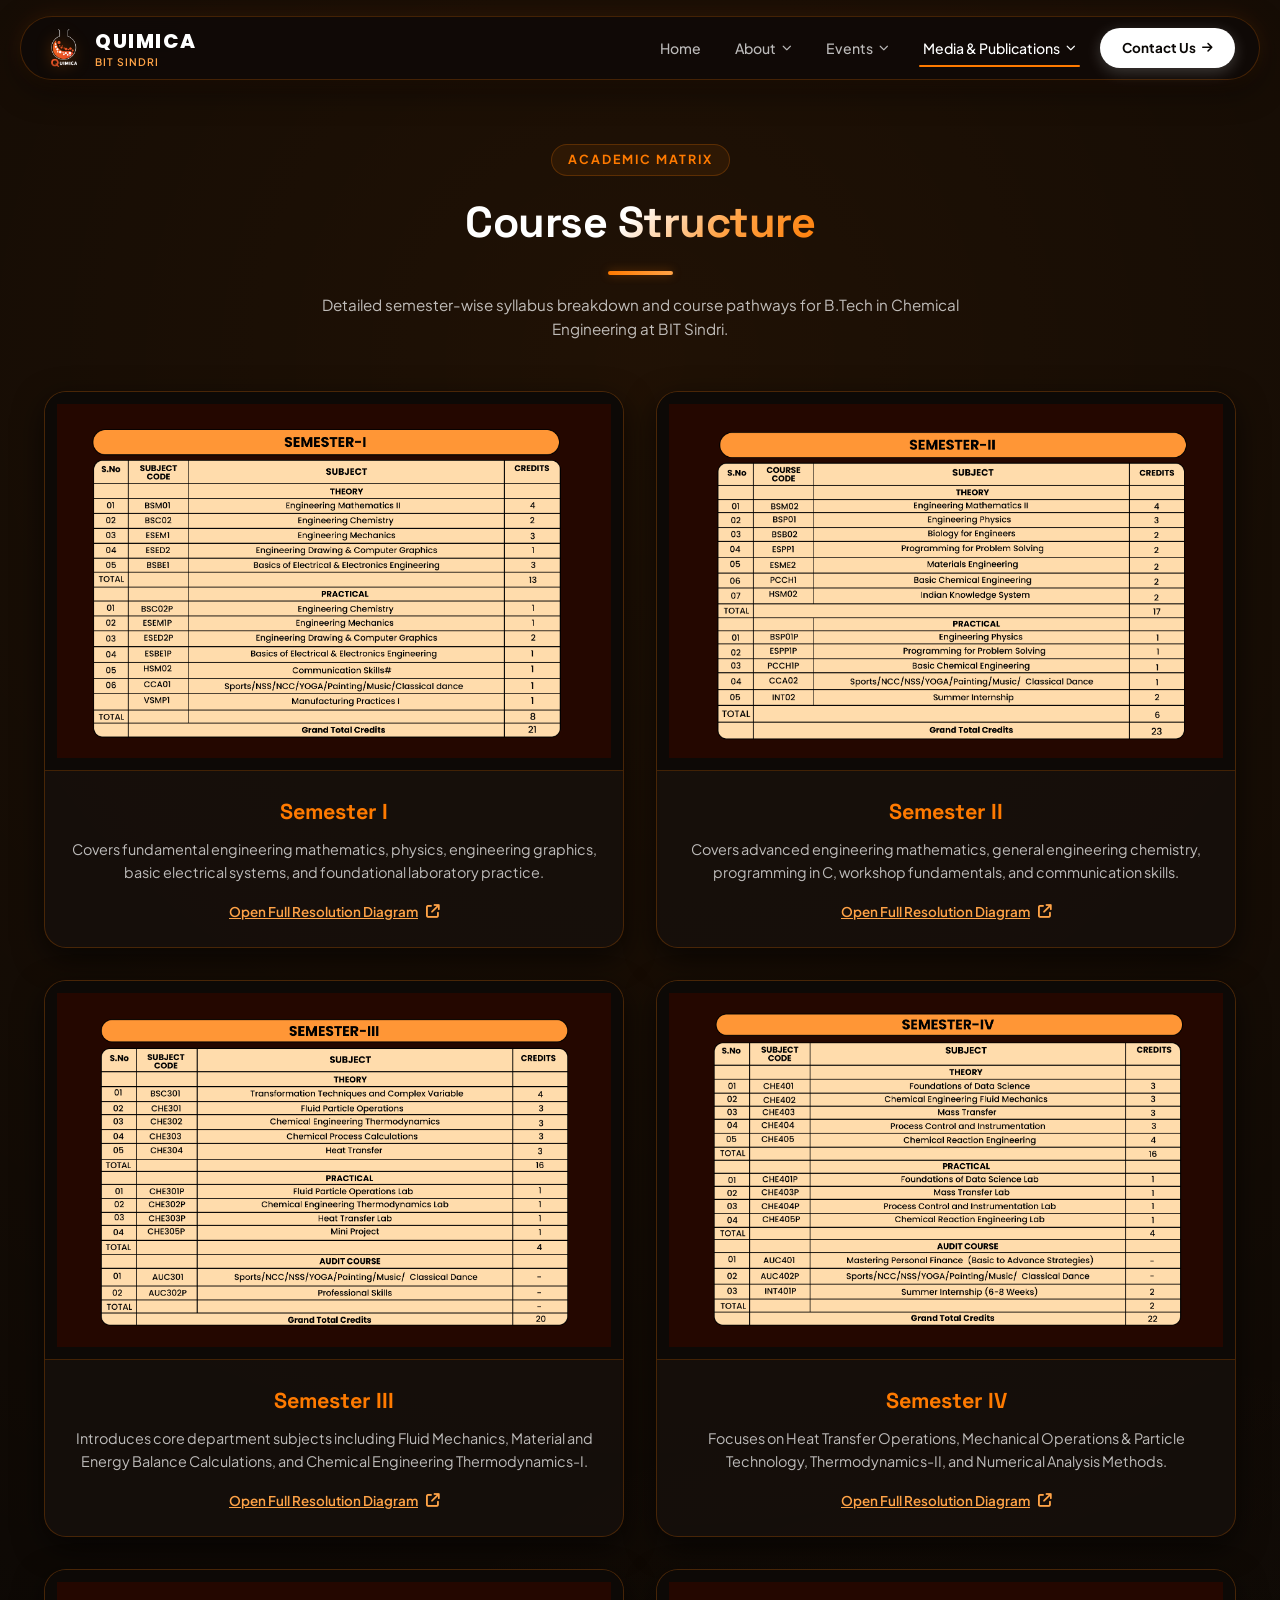
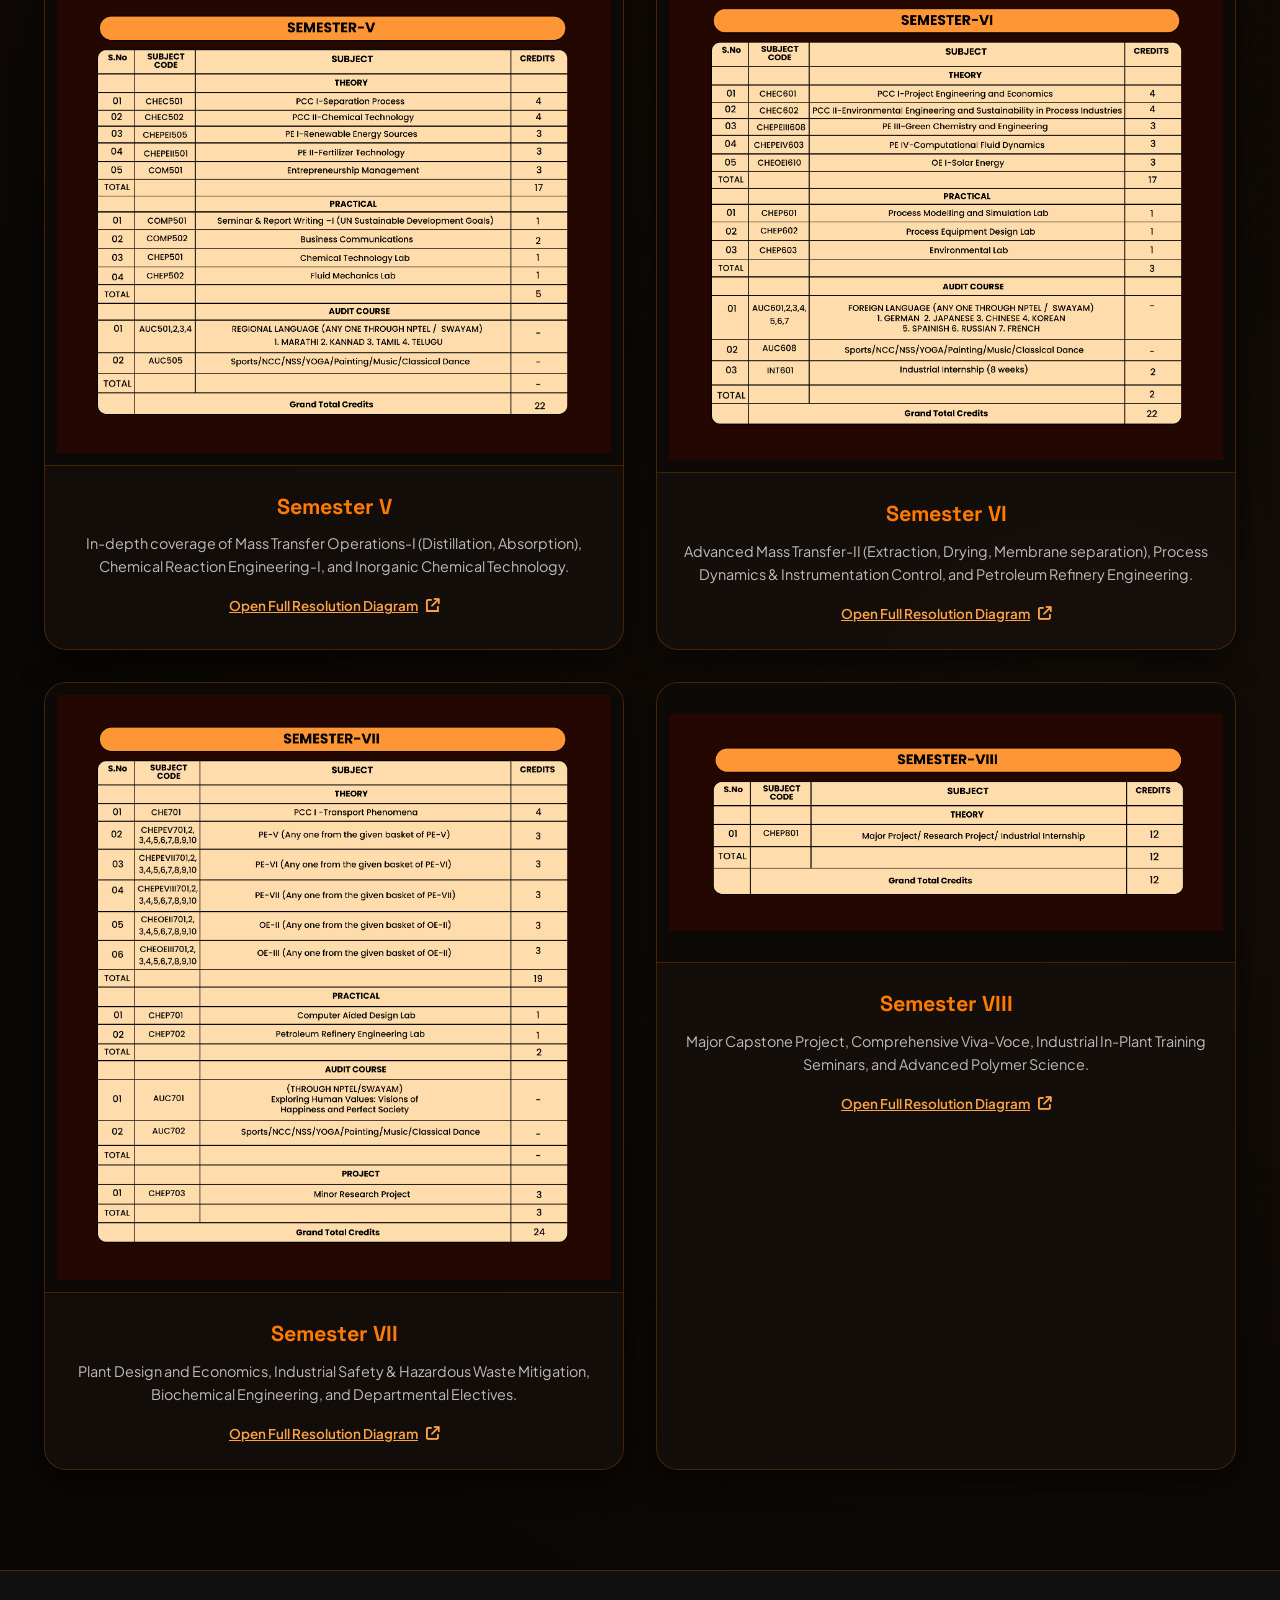
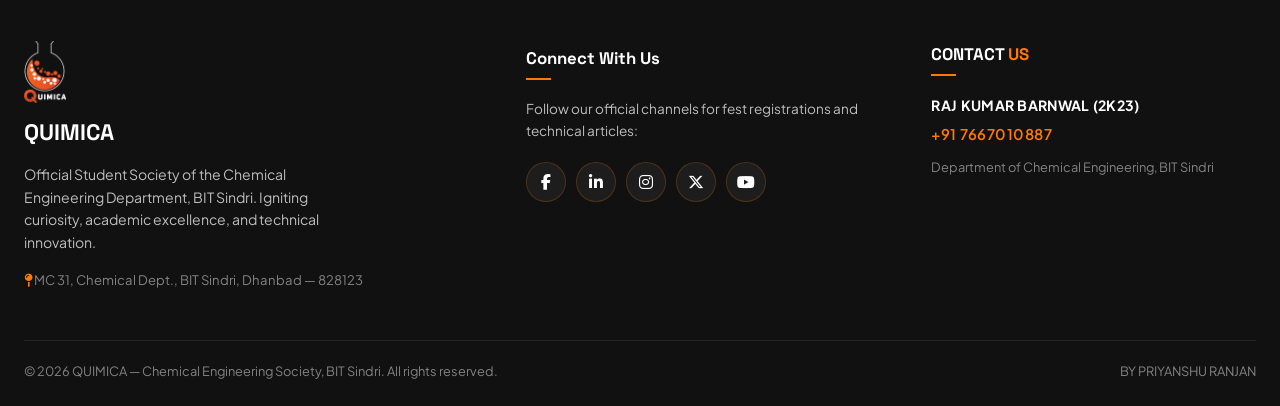
<file: academics.html>
<!DOCTYPE html>
<html lang="en">
<head>
  <meta charset="UTF-8" />
  <meta name="viewport" content="width=device-width, initial-scale=1.0" />
  <title>Course Structure — QUIMICA | BIT Sindri</title>
  
  <link rel="preconnect" href="https://fonts.googleapis.com" />
  <link rel="preconnect" href="https://fonts.gstatic.com" crossorigin />
  <link href="https://fonts.googleapis.com/css2?family=Plus+Jakarta+Sans:wght@400;500;600;700;800&family=Poppins:wght@400;600;700;800&family=Space+Grotesk:wght@500;700;800&display=swap" rel="stylesheet" />
  <link rel="stylesheet" href="https://cdnjs.cloudflare.com/ajax/libs/font-awesome/6.5.1/css/all.min.css" />
  <link rel="stylesheet" href="style.css" />

  <style>
    .curriculum-grid-large {
      display: grid;
      grid-template-columns: repeat(auto-fit, minmax(480px, 1fr));
      gap: 32px;
    }

    .curriculum-card-large {
      background: var(--bg-card);
      border: 1.5px solid var(--orange-border);
      border-radius: var(--radius-lg);
      overflow: hidden;
      display: flex;
      flex-direction: column;
      box-shadow: 0 10px 30px rgba(0, 0, 0, 0.6);
      transition: all var(--transition-normal);
    }

    .curriculum-card-large:hover {
      border-color: var(--primary-orange);
      transform: translateY(-5px);
      box-shadow: 0 16px 36px rgba(255, 122, 0, 0.22);
    }

    .curriculum-img-large {
      width: 100%;
      height: auto;
      min-height: 280px;
      object-fit: contain;
      background: #0d0906;
      border-bottom: 1.5px solid var(--orange-border);
      padding: 12px;
    }

    .curriculum-card-large-body {
      padding: 24px;
    }

    .curriculum-card-large-body h3 {
      font-family: var(--font-heading);
      font-size: 1.35rem;
      color: var(--primary-orange);
      margin-bottom: 8px;
    }

    .curriculum-card-large-body p {
      font-size: 0.9rem;
      color: var(--text-muted);
      line-height: 1.6;
      margin-bottom: 14px;
    }

    .view-sheet-btn {
      display: inline-flex;
      align-items: center;
      gap: 8px;
      font-size: 0.84rem;
      color: var(--light-orange);
      font-weight: 600;
      text-decoration: underline;
    }

    .view-sheet-btn:hover {
      color: var(--primary-orange);
    }

    @media (max-width: 600px) {
      .curriculum-grid-large {
        grid-template-columns: 1fr;
      }
    }
  </style>
</head>
<body>

  <!-- NAVBAR -->
  <header class="nav-wrapper">
    <nav class="navbar">
      <a href="index.html" class="nav-brand">
        <img src="assets/quimicaLogoWhite.png" alt="QUIMICA Logo" onerror="this.src='assets/chemshot.png'" />
        <div>
          <span class="nav-brand-title">QUIMICA</span>
          <span class="nav-brand-sub">BIT Sindri</span>
        </div>
      </a>

      <input type="checkbox" id="nav-toggle" class="nav-toggle-input" />
      <label for="nav-toggle" class="nav-toggle-label"><i class="fas fa-bars"></i></label>

      <div class="nav-center">
        <ul class="nav-menu">
          <li class="nav-item"><a href="index.html" class="nav-link">Home</a></li>
          
          <li class="nav-item dropdown">
            <a href="index.html#about" class="nav-link">About <i class="fas fa-chevron-down" style="font-size:0.6rem;"></i></a>
            <ul class="dropdown-menu">
              <li><a href="index.html#about">About Society</a></li>
              <li><a href="faculty.html">Faculty</a></li>
              <li><a href="team.html">Our Team</a></li>
            </ul>
          </li>

          <li class="nav-item dropdown">
            <a href="events.html" class="nav-link">Events <i class="fas fa-chevron-down" style="font-size:0.6rem;"></i></a>
            <ul class="dropdown-menu">
              <li><a href="index.html#featured">Quimica'26</a></li>
              <li><a href="events.html">All Events &amp; Fests</a></li>
            </ul>
          </li>

          <!-- Media Dropdown (Active) -->
          <li class="nav-item dropdown">
            <a href="academics.html" class="nav-link active">Media &amp; Publications <i class="fas fa-chevron-down" style="font-size:0.6rem;"></i></a>
            <ul class="dropdown-menu">
              <li><a href="gallery.html">Society Gallery</a></li>
              <li><a href="magazine.html">Annual Magazines</a></li>
              <li><a href="academics.html">Course Structure</a></li>
            </ul>
          </li>
        </ul>

        <a href="#contact" class="nav-contact-btn">
          Contact Us <i class="fas fa-arrow-right" style="font-size:0.75rem;"></i>
        </a>
      </div>
    </nav>
  </header>

  <!-- PAGE HERO HEADER -->
  <section class="section-container subpage-hero">
    <div class="section-header">
      <span class="section-tag">Academic Matrix</span>
      <h1 class="section-title">Course <span class="gradient-text">Structure</span></h1>
      <div class="section-divider"></div>
      <p style="color: var(--text-muted); max-width: 650px; margin: 18px auto 0; font-size: 0.95rem;">
        Detailed semester-wise syllabus breakdown and course pathways for B.Tech in Chemical Engineering at BIT Sindri.
      </p>
    </div>

    <!-- ENLARGED COURSE STRUCTURE GRID -->
    <div class="curriculum-grid-large">
      
      <!-- Semester I -->
      <div class="curriculum-card-large">
        <img src="assets/sem1.png" alt="Semester I Course Structure" class="curriculum-img-large" />
        <div class="curriculum-card-large-body">
          <h3>Semester I</h3>
          <p>Covers fundamental engineering mathematics, physics, engineering graphics, basic electrical systems, and foundational laboratory practice.</p>
          <a href="assets/sem1.png" target="_blank" class="view-sheet-btn">Open Full Resolution Diagram <i class="fas fa-arrow-up-right-from-square"></i></a>
        </div>
      </div>

      <!-- Semester II -->
      <div class="curriculum-card-large">
        <img src="assets/sem2.png" alt="Semester II Course Structure" class="curriculum-img-large" />
        <div class="curriculum-card-large-body">
          <h3>Semester II</h3>
          <p>Covers advanced engineering mathematics, general engineering chemistry, programming in C, workshop fundamentals, and communication skills.</p>
          <a href="assets/sem2.png" target="_blank" class="view-sheet-btn">Open Full Resolution Diagram <i class="fas fa-arrow-up-right-from-square"></i></a>
        </div>
      </div>

      <!-- Semester III -->
      <div class="curriculum-card-large">
        <img src="assets/sem3.png" alt="Semester III Course Structure" class="curriculum-img-large" />
        <div class="curriculum-card-large-body">
          <h3>Semester III</h3>
          <p>Introduces core department subjects including Fluid Mechanics, Material and Energy Balance Calculations, and Chemical Engineering Thermodynamics-I.</p>
          <a href="assets/sem3.png" target="_blank" class="view-sheet-btn">Open Full Resolution Diagram <i class="fas fa-arrow-up-right-from-square"></i></a>
        </div>
      </div>

      <!-- Semester IV -->
      <div class="curriculum-card-large">
        <img src="assets/sem4.png" alt="Semester IV Course Structure" class="curriculum-img-large" />
        <div class="curriculum-card-large-body">
          <h3>Semester IV</h3>
          <p>Focuses on Heat Transfer Operations, Mechanical Operations &amp; Particle Technology, Thermodynamics-II, and Numerical Analysis Methods.</p>
          <a href="assets/sem4.png" target="_blank" class="view-sheet-btn">Open Full Resolution Diagram <i class="fas fa-arrow-up-right-from-square"></i></a>
        </div>
      </div>

      <!-- Semester V -->
      <div class="curriculum-card-large">
        <img src="assets/sem5.png" alt="Semester V Course Structure" class="curriculum-img-large" />
        <div class="curriculum-card-large-body">
          <h3>Semester V</h3>
          <p>In-depth coverage of Mass Transfer Operations-I (Distillation, Absorption), Chemical Reaction Engineering-I, and Inorganic Chemical Technology.</p>
          <a href="assets/sem5.png" target="_blank" class="view-sheet-btn">Open Full Resolution Diagram <i class="fas fa-arrow-up-right-from-square"></i></a>
        </div>
      </div>

      <!-- Semester VI -->
      <div class="curriculum-card-large">
        <img src="assets/sem6.png" alt="Semester VI Course Structure" class="curriculum-img-large" />
        <div class="curriculum-card-large-body">
          <h3>Semester VI</h3>
          <p>Advanced Mass Transfer-II (Extraction, Drying, Membrane separation), Process Dynamics &amp; Instrumentation Control, and Petroleum Refinery Engineering.</p>
          <a href="assets/sem6.png" target="_blank" class="view-sheet-btn">Open Full Resolution Diagram <i class="fas fa-arrow-up-right-from-square"></i></a>
        </div>
      </div>

      <!-- Semester VII -->
      <div class="curriculum-card-large">
        <img src="assets/sem7.png" alt="Semester VII Course Structure" class="curriculum-img-large" />
        <div class="curriculum-card-large-body">
          <h3>Semester VII</h3>
          <p>Plant Design and Economics, Industrial Safety &amp; Hazardous Waste Mitigation, Biochemical Engineering, and Departmental Electives.</p>
          <a href="assets/sem7.png" target="_blank" class="view-sheet-btn">Open Full Resolution Diagram <i class="fas fa-arrow-up-right-from-square"></i></a>
        </div>
      </div>

      <!-- Semester VIII -->
      <div class="curriculum-card-large">
        <img src="assets/sem8.png" alt="Semester VIII Course Structure" class="curriculum-img-large" />
        <div class="curriculum-card-large-body">
          <h3>Semester VIII</h3>
          <p>Major Capstone Project, Comprehensive Viva-Voce, Industrial In-Plant Training Seminars, and Advanced Polymer Science.</p>
          <a href="assets/sem8.png" target="_blank" class="view-sheet-btn">Open Full Resolution Diagram <i class="fas fa-arrow-up-right-from-square"></i></a>
        </div>
      </div>

    </div>
  </section>

  <!-- FOOTER -->
  <footer class="site-footer" id="contact">
    <div class="footer-container">
      <div class="footer-brand">
        <img src="assets/quimicaLogoWhite.png" alt="QUIMICA Logo" onerror="this.src='assets/chemshot.png'" />
        <span class="footer-brand-title">QUIMICA</span>
        <p class="footer-desc">
          Official Student Society of the Chemical Engineering Department, BIT Sindri. Igniting curiosity, academic excellence, and technical innovation.
        </p>
        <p style="font-size:0.82rem;color:var(--text-dim); margin-top: 14px;">
          <i class="fas fa-map-pin orange-text"></i> MC 31, Chemical Dept., BIT Sindri, Dhanbad — 828123
        </p>
      </div>

      <div class="footer-social-section">
        <h4 class="footer-heading">Connect With Us</h4>
        <p style="font-size: 0.85rem; color: var(--text-muted); margin-bottom: 20px; margin-top: 4px;">
          Follow our official channels for fest registrations and technical articles:
        </p>
        <div class="footer-social-icons">
          <a href="https://www.facebook.com/quimicabits" target="_blank" rel="noopener" class="social-btn" title="Facebook"><i class="fab fa-facebook-f"></i></a>
          <a href="https://www.linkedin.com/company/quimica-bit-sindri/" target="_blank" rel="noopener" class="social-btn" title="LinkedIn"><i class="fab fa-linkedin-in"></i></a>
          <a href="https://www.instagram.com/quimicabits_blog/" target="_blank" rel="noopener" class="social-btn" title="Instagram"><i class="fab fa-instagram"></i></a>
          <a href="https://x.com/Quimica_BITS" target="_blank" rel="noopener" class="social-btn" title="X (Twitter)"><i class="fab fa-x-twitter"></i></a>
          <a href="https://www.youtube.com/@quimicabits8163" target="_blank" rel="noopener" class="social-btn" title="YouTube"><i class="fab fa-youtube"></i></a>
        </div>
      </div>

      <div>
        <h4 class="footer-heading">CONTACT <span class="orange-text">US</span></h4>
        <div style="font-size: 0.88rem; color: #FFF; font-weight: 700; margin-bottom: 6px; letter-spacing: 0.3px;">
          RAJ KUMAR BARNWAL (2K23)
        </div>
        <div style="font-size: 0.92rem; color: var(--primary-orange); font-weight: 600; margin-bottom: 12px; letter-spacing: 0.5px;">
          +91 7667010887
        </div>
        <p style="font-size: 0.8rem; color: var(--text-dim); line-height: 1.5;">
          Department of Chemical Engineering, BIT Sindri
        </p>
      </div>
    </div>

    <div class="footer-bottom">
      <div>&copy; 2026 QUIMICA — Chemical Engineering Society, BIT Sindri. All rights reserved.</div>
      <div>BY PRIYANSHU RANJAN</div>
    </div>
  </footer>

</body>
</html>
</file>
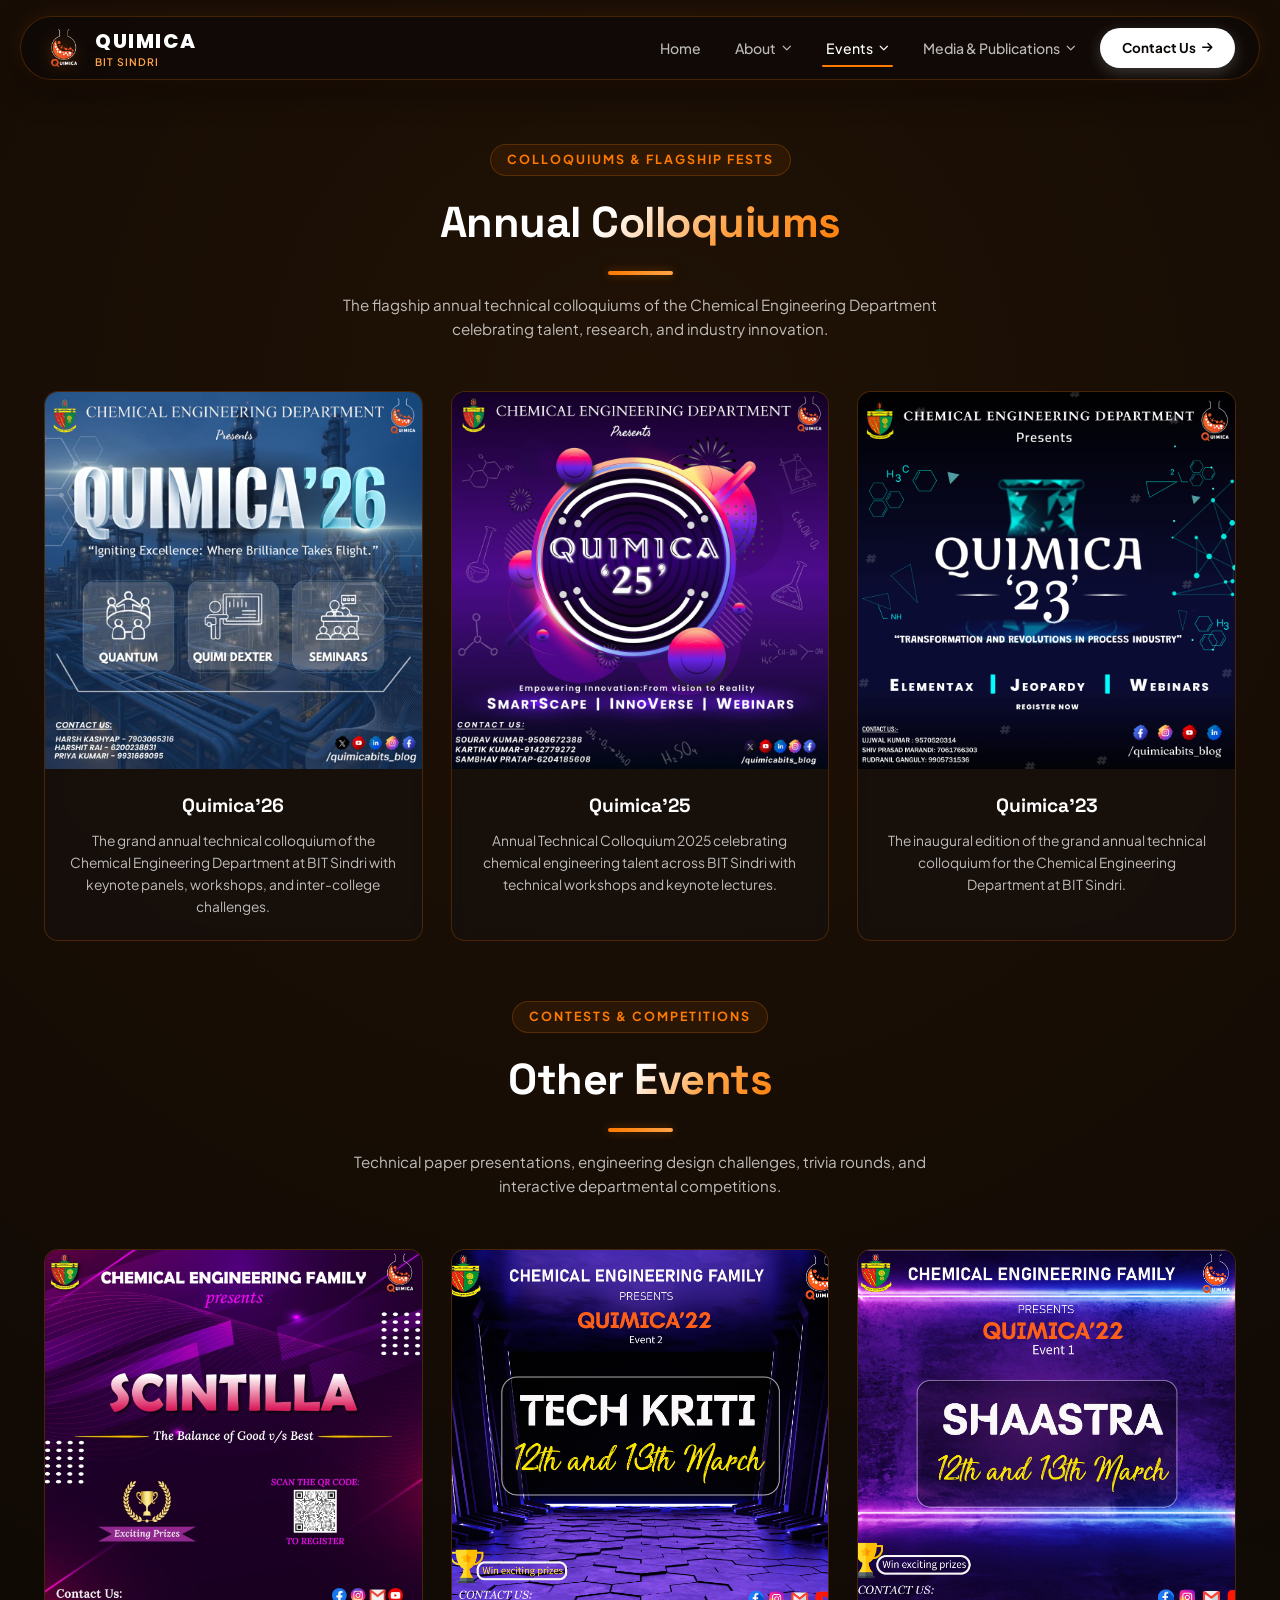
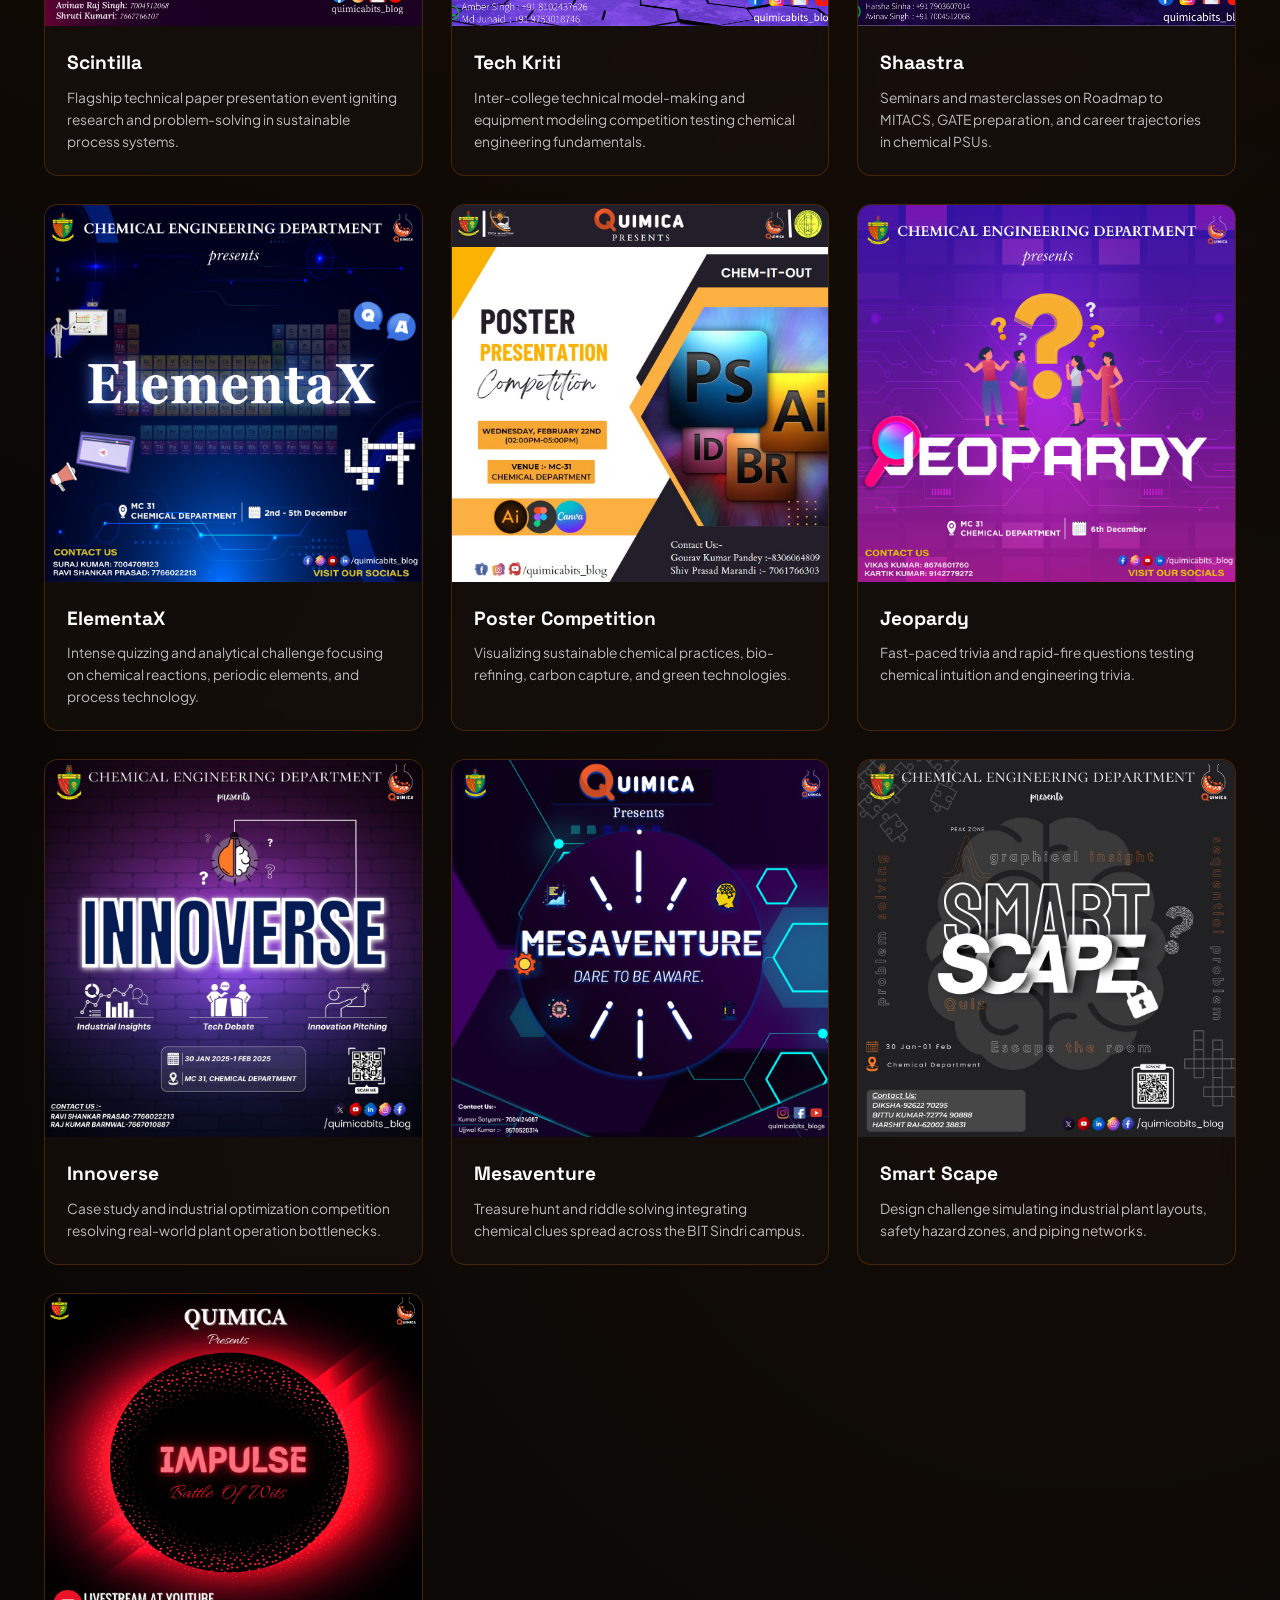
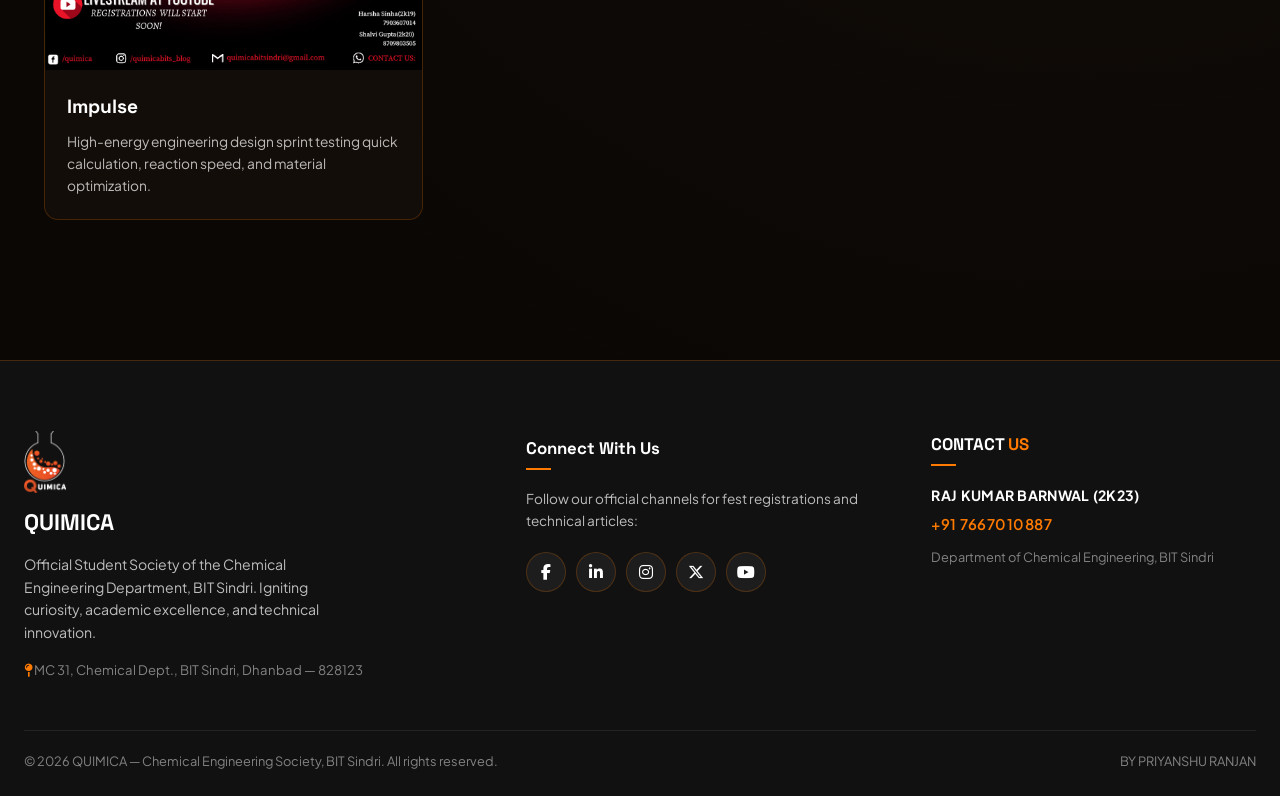
<file: events.html>
<!DOCTYPE html>
<html lang="en">
<head>
  <meta charset="UTF-8" />
  <meta name="viewport" content="width=device-width, initial-scale=1.0" />
  <title>Events &amp; Competitions — QUIMICA | BIT Sindri</title>
  
  <link rel="preconnect" href="https://fonts.googleapis.com" />
  <link rel="preconnect" href="https://fonts.gstatic.com" crossorigin />
  <link href="https://fonts.googleapis.com/css2?family=Plus+Jakarta+Sans:wght@400;500;600;700;800&family=Poppins:wght@400;600;700;800&family=Space+Grotesk:wght@500;700;800&display=swap" rel="stylesheet" />
  <link rel="stylesheet" href="https://cdnjs.cloudflare.com/ajax/libs/font-awesome/6.5.1/css/all.min.css" />
  <link rel="stylesheet" href="style.css" />
</head>
<body>

  <!-- NAVBAR -->
  <header class="nav-wrapper">
    <nav class="navbar">
      <a href="index.html" class="nav-brand">
        <img src="assets/quimicaLogoWhite.png" alt="QUIMICA Logo" onerror="this.src='assets/chemshot.png'" />
        <div>
          <span class="nav-brand-title">QUIMICA</span>
          <span class="nav-brand-sub">BIT Sindri</span>
        </div>
      </a>

      <input type="checkbox" id="nav-toggle" class="nav-toggle-input" />
      <label for="nav-toggle" class="nav-toggle-label"><i class="fas fa-bars"></i></label>

      <div class="nav-center">
        <ul class="nav-menu">
          <li class="nav-item"><a href="index.html" class="nav-link">Home</a></li>
          
          <li class="nav-item dropdown">
            <a href="index.html#about" class="nav-link">About <i class="fas fa-chevron-down" style="font-size:0.6rem;"></i></a>
            <ul class="dropdown-menu">
              <li><a href="index.html#about">About Society</a></li>
              <li><a href="faculty.html">Faculty</a></li>
              <li><a href="team.html">Our Team</a></li>
            </ul>
          </li>

          <!-- Events Dropdown (Active) -->
          <li class="nav-item dropdown">
            <a href="events.html" class="nav-link active">Events <i class="fas fa-chevron-down" style="font-size:0.6rem;"></i></a>
            <ul class="dropdown-menu">
              <li><a href="index.html#featured">Quimica'26</a></li>
              <li><a href="events.html">All Events &amp; Fests</a></li>
            </ul>
          </li>

          <li class="nav-item dropdown">
            <a href="media.html" class="nav-link">Media &amp; Publications <i class="fas fa-chevron-down" style="font-size:0.6rem;"></i></a>
            <ul class="dropdown-menu">
              <li><a href="gallery.html">Society Gallery</a></li>
              <li><a href="magazines.html">Annual Magazines</a></li>
              <li><a href="academics.html">Course Structure</a></li>
            </ul>
          </li>
        </ul>

        <a href="#contact" class="nav-contact-btn">
          Contact Us <i class="fas fa-arrow-right" style="font-size:0.75rem;"></i>
        </a>
      </div>
    </nav>
  </header>

  <!-- PAGE HERO HEADER -->
  <section class="section-container subpage-hero">
    <div class="section-header">
      <span class="section-tag">Colloquiums &amp; Flagship Fests</span>
      <h1 class="section-title">Annual <span class="gradient-text">Colloquiums</span></h1>
      <div class="section-divider"></div>
      <p style="color: var(--text-muted); max-width: 650px; margin: 18px auto 0; font-size: 0.95rem;">
        The flagship annual technical colloquiums of the Chemical Engineering Department celebrating talent, research, and industry innovation.
      </p>
    </div>

    <!-- QUIMICA 26, 25, 23 GRID -->
    <div class="events-grid">
      <!-- Quimica'26 -->
      <div class="event-card">
        <div class="event-card-media"><img src="assets/quimica2k26.jpeg" alt="Quimica'26" /></div>
        <div class="event-card-body">
          <h4 class="event-card-title">Quimica'26</h4>
          <p class="event-card-text">The grand annual technical colloquium of the Chemical Engineering Department at BIT Sindri with keynote panels, workshops, and inter-college challenges.</p>
        </div>
      </div>

      <!-- Quimica'25 -->
      <div class="event-card">
        <div class="event-card-media"><img src="assets/Quimica25.jpg" alt="Quimica 2025" /></div>
        <div class="event-card-body">
          <h4 class="event-card-title">Quimica'25</h4>
          <p class="event-card-text">Annual Technical Colloquium 2025 celebrating chemical engineering talent across BIT Sindri with technical workshops and keynote lectures.</p>
        </div>
      </div>

      <!-- Quimica'23 -->
      <div class="event-card">
        <div class="event-card-media"><img src="assets/Quimica23.jpg" alt="Quimica 2023" /></div>
        <div class="event-card-body">
          <h4 class="event-card-title">Quimica'23</h4>
          <p class="event-card-text">The inaugural edition of the grand annual technical colloquium for the Chemical Engineering Department at BIT Sindri.</p>
        </div>
      </div>
    </div>
  </section>

  <!-- OTHER EVENTS SECTION -->
  <section class="section-container" style="padding-top: 20px;">
    <div class="section-header">
      <span class="section-tag">Contests &amp; Competitions</span>
      <h2 class="section-title">Other <span class="gradient-text">Events</span></h2>
      <div class="section-divider"></div>
      <p style="color: var(--text-muted); max-width: 650px; margin: 18px auto 0; font-size: 0.95rem;">
        Technical paper presentations, engineering design challenges, trivia rounds, and interactive departmental competitions.
      </p>
    </div>

    <div class="events-grid">
      <!-- Scintilla -->
      <div class="event-card">
        <div class="event-card-media"><img src="assets/Scintilla.jpg" alt="Scintilla" /></div>
        <div class="event-card-body">
          <h4 class="event-card-title">Scintilla</h4>
          <p class="event-card-text">Flagship technical paper presentation event igniting research and problem-solving in sustainable process systems.</p>
        </div>
      </div>

      <!-- Tech Kriti -->
      <div class="event-card">
        <div class="event-card-media"><img src="assets/Tech_kriti.jpg" alt="Tech Kriti" /></div>
        <div class="event-card-body">
          <h4 class="event-card-title">Tech Kriti</h4>
          <p class="event-card-text">Inter-college technical model-making and equipment modeling competition testing chemical engineering fundamentals.</p>
        </div>
      </div>

      <!-- Shaastra -->
      <div class="event-card">
        <div class="event-card-media"><img src="assets/Shaastra.jpg" alt="Shaastra" /></div>
        <div class="event-card-body">
          <h4 class="event-card-title">Shaastra</h4>
          <p class="event-card-text">Seminars and masterclasses on Roadmap to MITACS, GATE preparation, and career trajectories in chemical PSUs.</p>
        </div>
      </div>

      <!-- ElementaX -->
      <div class="event-card">
        <div class="event-card-media"><img src="assets/ElementaX.jpg" alt="ElementaX" /></div>
        <div class="event-card-body">
          <h4 class="event-card-title">ElementaX</h4>
          <p class="event-card-text">Intense quizzing and analytical challenge focusing on chemical reactions, periodic elements, and process technology.</p>
        </div>
      </div>

      <!-- Poster Competition -->
      <div class="event-card">
        <div class="event-card-media"><img src="assets/Poster_Competition.jpg" alt="Poster Competition" /></div>
        <div class="event-card-body">
          <h4 class="event-card-title">Poster Competition</h4>
          <p class="event-card-text">Visualizing sustainable chemical practices, bio-refining, carbon capture, and green technologies.</p>
        </div>
      </div>

      <!-- Jeopardy -->
      <div class="event-card">
        <div class="event-card-media"><img src="assets/Jeopardy.jpg" alt="Jeopardy" /></div>
        <div class="event-card-body">
          <h4 class="event-card-title">Jeopardy</h4>
          <p class="event-card-text">Fast-paced trivia and rapid-fire questions testing chemical intuition and engineering trivia.</p>
        </div>
      </div>

      <!-- Innoverse -->
      <div class="event-card">
        <div class="event-card-media"><img src="assets/Innoverse.jpg" alt="Innoverse" /></div>
        <div class="event-card-body">
          <h4 class="event-card-title">Innoverse</h4>
          <p class="event-card-text">Case study and industrial optimization competition resolving real-world plant operation bottlenecks.</p>
        </div>
      </div>

      <!-- Mesaventure -->
      <div class="event-card">
        <div class="event-card-media"><img src="assets/Mesaventure.jpg" alt="Mesaventure" /></div>
        <div class="event-card-body">
          <h4 class="event-card-title">Mesaventure</h4>
          <p class="event-card-text">Treasure hunt and riddle solving integrating chemical clues spread across the BIT Sindri campus.</p>
        </div>
      </div>

      <!-- Smart Scape -->
      <div class="event-card">
        <div class="event-card-media"><img src="assets/Smart_scape.jpg" alt="Smart Scape" /></div>
        <div class="event-card-body">
          <h4 class="event-card-title">Smart Scape</h4>
          <p class="event-card-text">Design challenge simulating industrial plant layouts, safety hazard zones, and piping networks.</p>
        </div>
      </div>

      <!-- Impulse -->
      <div class="event-card">
        <div class="event-card-media"><img src="assets/Impulse.jpg" alt="Impulse" /></div>
        <div class="event-card-body">
          <h4 class="event-card-title">Impulse</h4>
          <p class="event-card-text">High-energy engineering design sprint testing quick calculation, reaction speed, and material optimization.</p>
        </div>
      </div>
    </div>
  </section>

  <!-- FOOTER (EXACTLY MATCHING SCREENSHOT) -->
  <footer class="site-footer" id="contact">
    <div class="footer-container">
      <!-- Col 1: Brand -->
      <div class="footer-brand">
        <img src="assets/quimicaLogoWhite.png" alt="QUIMICA Logo" onerror="this.src='assets/chemshot.png'" />
        <span class="footer-brand-title">QUIMICA</span>
        <p class="footer-desc">
          Official Student Society of the Chemical Engineering Department, BIT Sindri. Igniting curiosity, academic excellence, and technical innovation.
        </p>
        <p style="font-size:0.82rem;color:var(--text-dim); margin-top: 14px;">
          <i class="fas fa-map-pin orange-text"></i> MC 31, Chemical Dept., BIT Sindri, Dhanbad — 828123
        </p>
      </div>

      <!-- Col 2: Socials -->
      <div class="footer-social-section">
        <h4 class="footer-heading">Connect With Us</h4>
        <p style="font-size: 0.85rem; color: var(--text-muted); margin-bottom: 20px; margin-top: 4px;">
          Follow our official channels for fest registrations and technical articles:
        </p>
        <div class="footer-social-icons">
          <a href="https://www.facebook.com/quimicabits" target="_blank" rel="noopener" class="social-btn" title="Facebook"><i class="fab fa-facebook-f"></i></a>
          <a href="https://www.linkedin.com/company/quimica-bit-sindri/" target="_blank" rel="noopener" class="social-btn" title="LinkedIn"><i class="fab fa-linkedin-in"></i></a>
          <a href="https://www.instagram.com/quimicabits_blog/" target="_blank" rel="noopener" class="social-btn" title="Instagram"><i class="fab fa-instagram"></i></a>
          <a href="https://x.com/Quimica_BITS" target="_blank" rel="noopener" class="social-btn" title="X (Twitter)"><i class="fab fa-x-twitter"></i></a>
          <a href="https://www.youtube.com/@quimicabits8163" target="_blank" rel="noopener" class="social-btn" title="YouTube"><i class="fab fa-youtube"></i></a>
        </div>
      </div>

      <!-- Col 3: Direct Contact Details -->
      <div>
        <h4 class="footer-heading">CONTACT <span class="orange-text">US</span></h4>
        <div style="font-size: 0.88rem; color: #FFF; font-weight: 700; margin-bottom: 6px; letter-spacing: 0.3px;">
          RAJ KUMAR BARNWAL (2K23)
        </div>
        <div style="font-size: 0.92rem; color: var(--primary-orange); font-weight: 600; margin-bottom: 12px; letter-spacing: 0.5px;">
          +91 7667010887
        </div>
        <p style="font-size: 0.8rem; color: var(--text-dim); line-height: 1.5;">
          Department of Chemical Engineering, BIT Sindri
        </p>
      </div>
    </div>

    <div class="footer-bottom">
      <div>&copy; 2026 QUIMICA — Chemical Engineering Society, BIT Sindri. All rights reserved.</div>
      <div>BY PRIYANSHU RANJAN</div>
    </div>
  </footer>

</body>
</html>
</file>
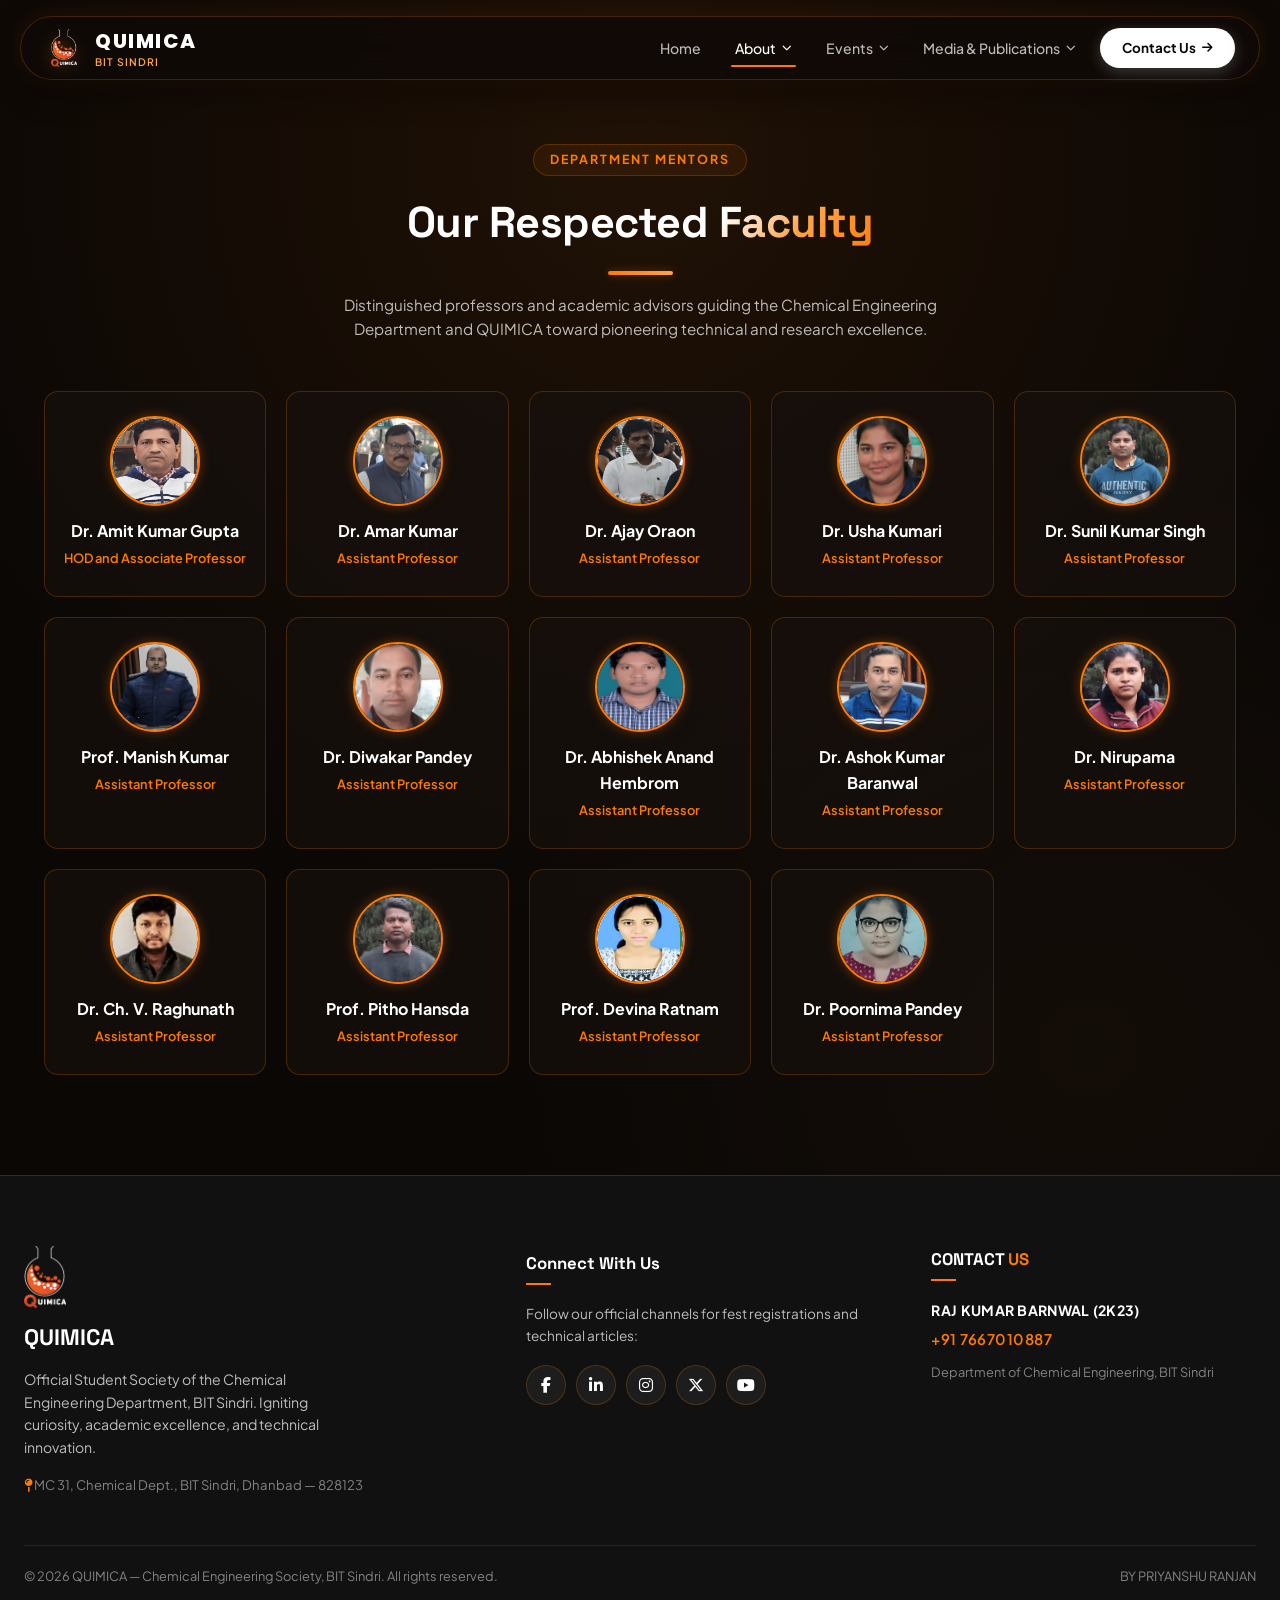
<file: faculty.html>
<!DOCTYPE html>
<html lang="en">
<head>
  <meta charset="UTF-8" />
  <meta name="viewport" content="width=device-width, initial-scale=1.0" />
  <title>Faculty Advisors — QUIMICA | BIT Sindri</title>
  
  <link rel="preconnect" href="https://fonts.googleapis.com" />
  <link rel="preconnect" href="https://fonts.gstatic.com" crossorigin />
  <link href="https://fonts.googleapis.com/css2?family=Plus+Jakarta+Sans:wght@400;500;600;700;800&family=Poppins:wght@400;600;700;800&family=Space+Grotesk:wght@500;700;800&display=swap" rel="stylesheet" />
  <link rel="stylesheet" href="https://cdnjs.cloudflare.com/ajax/libs/font-awesome/6.5.1/css/all.min.css" />
  <link rel="stylesheet" href="style.css" />
</head>
<body>

  <!-- NAVBAR -->
  <header class="nav-wrapper">
    <nav class="navbar">
      <a href="index.html" class="nav-brand">
        <img src="assets/quimicaLogoWhite.png" alt="QUIMICA Logo" onerror="this.src='assets/chemshot.png'" />
        <div>
          <span class="nav-brand-title">QUIMICA</span>
          <span class="nav-brand-sub">BIT Sindri</span>
        </div>
      </a>

      <input type="checkbox" id="nav-toggle" class="nav-toggle-input" />
      <label for="nav-toggle" class="nav-toggle-label"><i class="fas fa-bars"></i></label>

      <div class="nav-center">
        <ul class="nav-menu">
          <li class="nav-item"><a href="index.html" class="nav-link">Home</a></li>
          
          <li class="nav-item dropdown">
            <a href="index.html#about" class="nav-link active">About <i class="fas fa-chevron-down" style="font-size:0.6rem;"></i></a>
            <ul class="dropdown-menu">
              <li><a href="index.html#about">About Society</a></li>
              <li><a href="faculty.html">Faculty</a></li>
              <li><a href="team.html">Our Team</a></li>
            </ul>
          </li>

          <li class="nav-item dropdown">
            <a href="events.html" class="nav-link">Events <i class="fas fa-chevron-down" style="font-size:0.6rem;"></i></a>
            <ul class="dropdown-menu">
              <li><a href="index.html#featured">Quimica'26</a></li>
              <li><a href="events.html">All Events &amp; Fests</a></li>
            </ul>
          </li>

          <li class="nav-item dropdown">
            <a href="media.html" class="nav-link">Media &amp; Publications <i class="fas fa-chevron-down" style="font-size:0.6rem;"></i></a>
            <ul class="dropdown-menu">
              <li><a href="gallery.html">Society Gallery</a></li>
              <li><a href="magazine.html">Annual Magazines</a></li>
              <li><a href="academics.html">Course Structure</a></li>
            </ul>
          </li>
        </ul>

        <a href="#contact" class="nav-contact-btn">
          Contact Us <i class="fas fa-arrow-right" style="font-size:0.75rem;"></i>
        </a>
      </div>
    </nav>
  </header>

  <!-- PAGE HERO HEADER -->
  <section class="section-container subpage-hero">
    <div class="section-header">
      <span class="section-tag">Department Mentors</span>
      <h1 class="section-title">Our Respected <span class="gradient-text">Faculty</span></h1>
      <div class="section-divider"></div>
      <p style="color: var(--text-muted); max-width: 650px; margin: 18px auto 0; font-size: 0.95rem;">
        Distinguished professors and academic advisors guiding the Chemical Engineering Department and QUIMICA toward pioneering technical and research excellence.
      </p>
    </div>

    <!-- FACULTY GRID (STYLE PRESERVED, TEXT MATCHING SCREENSHOT) -->
    <div class="people-grid">
      
      <!-- 1. Dr. Amit Kumar Gupta -->
      <div class="person-card">
        <img class="person-avatar" src="assets/proffesors/AmitSir.png" alt="Dr. Amit Kumar Gupta" />
        <h4 style="font-size: 1rem; font-weight: 700; margin-bottom: 4px; color: #FFF;">Dr. Amit Kumar Gupta</h4>
        <div style="font-size: 0.8rem; color: var(--primary-orange); font-weight: 600; margin-bottom: 4px;">HOD and Associate Professor</div>
      </div>

      <!-- 2. Dr. Amar Kumar -->
      <div class="person-card">
        <img class="person-avatar" src="assets/proffesors/AmarSir.jpeg" alt="Dr. Amar Kumar" />
        <h4 style="font-size: 1rem; font-weight: 700; margin-bottom: 4px; color: #FFF;">Dr. Amar Kumar</h4>
        <div style="font-size: 0.8rem; color: var(--primary-orange); font-weight: 600; margin-bottom: 4px;">Assistant Professor</div>
      </div>

      <!-- 3. Dr. Ajay Oraon -->
      <div class="person-card">
        <img class="person-avatar" src="assets/proffesors/AjaySir.png" alt="Dr. Ajay Oraon" />
        <h4 style="font-size: 1rem; font-weight: 700; margin-bottom: 4px; color: #FFF;">Dr. Ajay Oraon</h4>
        <div style="font-size: 0.8rem; color: var(--primary-orange); font-weight: 600; margin-bottom: 4px;">Assistant Professor</div>
      </div>

      <!-- 4. Dr. Usha Kumari -->
      <div class="person-card">
        <img class="person-avatar" src="assets/proffesors/UshaMam.jpeg" alt="Dr. Usha Kumari" />
        <h4 style="font-size: 1rem; font-weight: 700; margin-bottom: 4px; color: #FFF;">Dr. Usha Kumari</h4>
        <div style="font-size: 0.8rem; color: var(--primary-orange); font-weight: 600; margin-bottom: 4px;">Assistant Professor</div>
      </div>

      <!-- 5. Dr. Sunil Kumar Singh -->
      <div class="person-card">
        <img class="person-avatar" src="assets/proffesors/SunilSir.jpeg" alt="Dr. Sunil Kumar Singh" />
        <h4 style="font-size: 1rem; font-weight: 700; margin-bottom: 4px; color: #FFF;">Dr. Sunil Kumar Singh</h4>
        <div style="font-size: 0.8rem; color: var(--primary-orange); font-weight: 600; margin-bottom: 4px;">Assistant Professor</div>
      </div>

      <!-- 6. Prof. Manish Kumar -->
      <div class="person-card">
        <img class="person-avatar" src="assets/proffesors/ManishSir.jpeg" alt="Prof. Manish Kumar" />
        <h4 style="font-size: 1rem; font-weight: 700; margin-bottom: 4px; color: #FFF;">Prof. Manish Kumar</h4>
        <div style="font-size: 0.8rem; color: var(--primary-orange); font-weight: 600; margin-bottom: 4px;">Assistant Professor</div>
      </div>

      <!-- 7. Dr. Diwakar Pandey -->
      <div class="person-card">
        <img class="person-avatar" src="assets/proffesors/DiwakarSir.jpeg" alt="Dr. Diwakar Pandey" />
        <h4 style="font-size: 1rem; font-weight: 700; margin-bottom: 4px; color: #FFF;">Dr. Diwakar Pandey</h4>
        <div style="font-size: 0.8rem; color: var(--primary-orange); font-weight: 600; margin-bottom: 4px;">Assistant Professor</div>
      </div>

      <!-- 8. Dr. Abhishek Anand Hembrom -->
      <div class="person-card">
        <img class="person-avatar" src="assets/proffesors/AbhishekSir.jpeg" alt="Dr. Abhishek Anand Hembrom" />
        <h4 style="font-size: 1rem; font-weight: 700; margin-bottom: 4px; color: #FFF;">Dr. Abhishek Anand Hembrom</h4>
        <div style="font-size: 0.8rem; color: var(--primary-orange); font-weight: 600; margin-bottom: 4px;">Assistant Professor</div>
      </div>

      <!-- 9. Dr. Ashok Kumar Baranwal -->
      <div class="person-card">
        <img class="person-avatar" src="assets/proffesors/AshokSir.jpeg" alt="Dr. Ashok Kumar Baranwal" />
        <h4 style="font-size: 1rem; font-weight: 700; margin-bottom: 4px; color: #FFF;">Dr. Ashok Kumar Baranwal</h4>
        <div style="font-size: 0.8rem; color: var(--primary-orange); font-weight: 600; margin-bottom: 4px;">Assistant Professor</div>
      </div>

      <!-- 10. Dr. Nirupama -->
      <div class="person-card">
        <img class="person-avatar" src="assets/proffesors/NirupamaMam.jpeg" alt="Dr. Nirupama" />
        <h4 style="font-size: 1rem; font-weight: 700; margin-bottom: 4px; color: #FFF;">Dr. Nirupama</h4>
        <div style="font-size: 0.8rem; color: var(--primary-orange); font-weight: 600; margin-bottom: 4px;">Assistant Professor</div>
      </div>

      <!-- 11. Dr. Ch. V. Raghunath -->
      <div class="person-card">
        <img class="person-avatar" src="assets/proffesors/RaghuSir.jpeg" alt="Dr. Ch. V. Raghunath" />
        <h4 style="font-size: 1rem; font-weight: 700; margin-bottom: 4px; color: #FFF;">Dr. Ch. V. Raghunath</h4>
        <div style="font-size: 0.8rem; color: var(--primary-orange); font-weight: 600; margin-bottom: 4px;">Assistant Professor</div>
      </div>

      <!-- 12. Prof. Pitho Hansda -->
      <div class="person-card">
        <img class="person-avatar" src="assets/proffesors/PithoSir.jpeg" alt="Prof. Pitho Hansda" />
        <h4 style="font-size: 1rem; font-weight: 700; margin-bottom: 4px; color: #FFF;">Prof. Pitho Hansda</h4>
        <div style="font-size: 0.8rem; color: var(--primary-orange); font-weight: 600; margin-bottom: 4px;">Assistant Professor</div>
      </div>

      <!-- 13. Prof. Devina Ratnam -->
      <div class="person-card">
        <img class="person-avatar" src="assets/proffesors/DevinaMam.png" alt="Prof. Devina Ratnam" />
        <h4 style="font-size: 1rem; font-weight: 700; margin-bottom: 4px; color: #FFF;">Prof. Devina Ratnam</h4>
        <div style="font-size: 0.8rem; color: var(--primary-orange); font-weight: 600; margin-bottom: 4px;">Assistant Professor</div>
      </div>

      <!-- 14. Dr. Poornima Pandey -->
      <div class="person-card">
        <img class="person-avatar" src="assets/proffesors/PoornimaMam.jpeg" alt="Dr. Poornima Pandey" />
        <h4 style="font-size: 1rem; font-weight: 700; margin-bottom: 4px; color: #FFF;">Dr. Poornima Pandey</h4>
        <div style="font-size: 0.8rem; color: var(--primary-orange); font-weight: 600; margin-bottom: 4px;">Assistant Professor</div>
      </div>

    </div>
  </section>

  <!-- FOOTER -->
  <footer class="site-footer" id="contact">
    <div class="footer-container">
      <!-- Col 1: Brand -->
      <div class="footer-brand">
        <img src="assets/quimicaLogoWhite.png" alt="QUIMICA Logo" onerror="this.src='assets/chemshot.png'" />
        <span class="footer-brand-title">QUIMICA</span>
        <p class="footer-desc">
          Official Student Society of the Chemical Engineering Department, BIT Sindri. Igniting curiosity, academic excellence, and technical innovation.
        </p>
        <p style="font-size:0.82rem;color:var(--text-dim);">
          <i class="fas fa-map-pin orange-text"></i> MC 31, Chemical Dept., BIT Sindri, Dhanbad — 828123
        </p>
      </div>

      <!-- Col 2: Socials -->
      <div class="footer-social-section">
        <h4 class="footer-heading">Connect With Us</h4>
        <p style="font-size: 0.85rem; color: var(--text-muted); margin-bottom: 18px; margin-top: 4px;">
          Follow our official channels for fest registrations and technical articles:
        </p>
        <div class="footer-social-icons">
          <a href="https://www.facebook.com/quimicabits" target="_blank" rel="noopener" class="social-btn" title="Facebook"><i class="fab fa-facebook-f"></i></a>
          <a href="https://www.linkedin.com/company/quimica-bit-sindri/" target="_blank" rel="noopener" class="social-btn" title="LinkedIn"><i class="fab fa-linkedin-in"></i></a>
          <a href="https://www.instagram.com/quimicabits_blog/" target="_blank" rel="noopener" class="social-btn" title="Instagram"><i class="fab fa-instagram"></i></a>
          <a href="https://x.com/Quimica_BITS" target="_blank" rel="noopener" class="social-btn" title="X (Twitter)"><i class="fab fa-x-twitter"></i></a>
          <a href="https://www.youtube.com/@quimicabits8163" target="_blank" rel="noopener" class="social-btn" title="YouTube"><i class="fab fa-youtube"></i></a>
        </div>
      </div>

      <!-- Col 3: Direct Contact Details -->
      <div>
        <h4 class="footer-heading">CONTACT <span class="orange-text">US</span></h4>
        <div style="font-size: 0.88rem; color: #FFF; font-weight: 700; margin-bottom: 6px; letter-spacing: 0.3px;">
          RAJ KUMAR BARNWAL (2K23)
        </div>
        <div style="font-size: 0.92rem; color: var(--primary-orange); font-weight: 600; margin-bottom: 12px; letter-spacing: 0.5px;">
          +91 7667010887
        </div>
        <p style="font-size: 0.8rem; color: var(--text-dim); line-height: 1.5;">
          Department of Chemical Engineering, BIT Sindri
        </p>
      </div>
    </div>

    <div class="footer-bottom">
      <div>&copy; 2026 QUIMICA — Chemical Engineering Society, BIT Sindri. All rights reserved.</div>
      <div>BY PRIYANSHU RANJAN</div>
    </div>
  </footer>

</body>
</html>
</file>
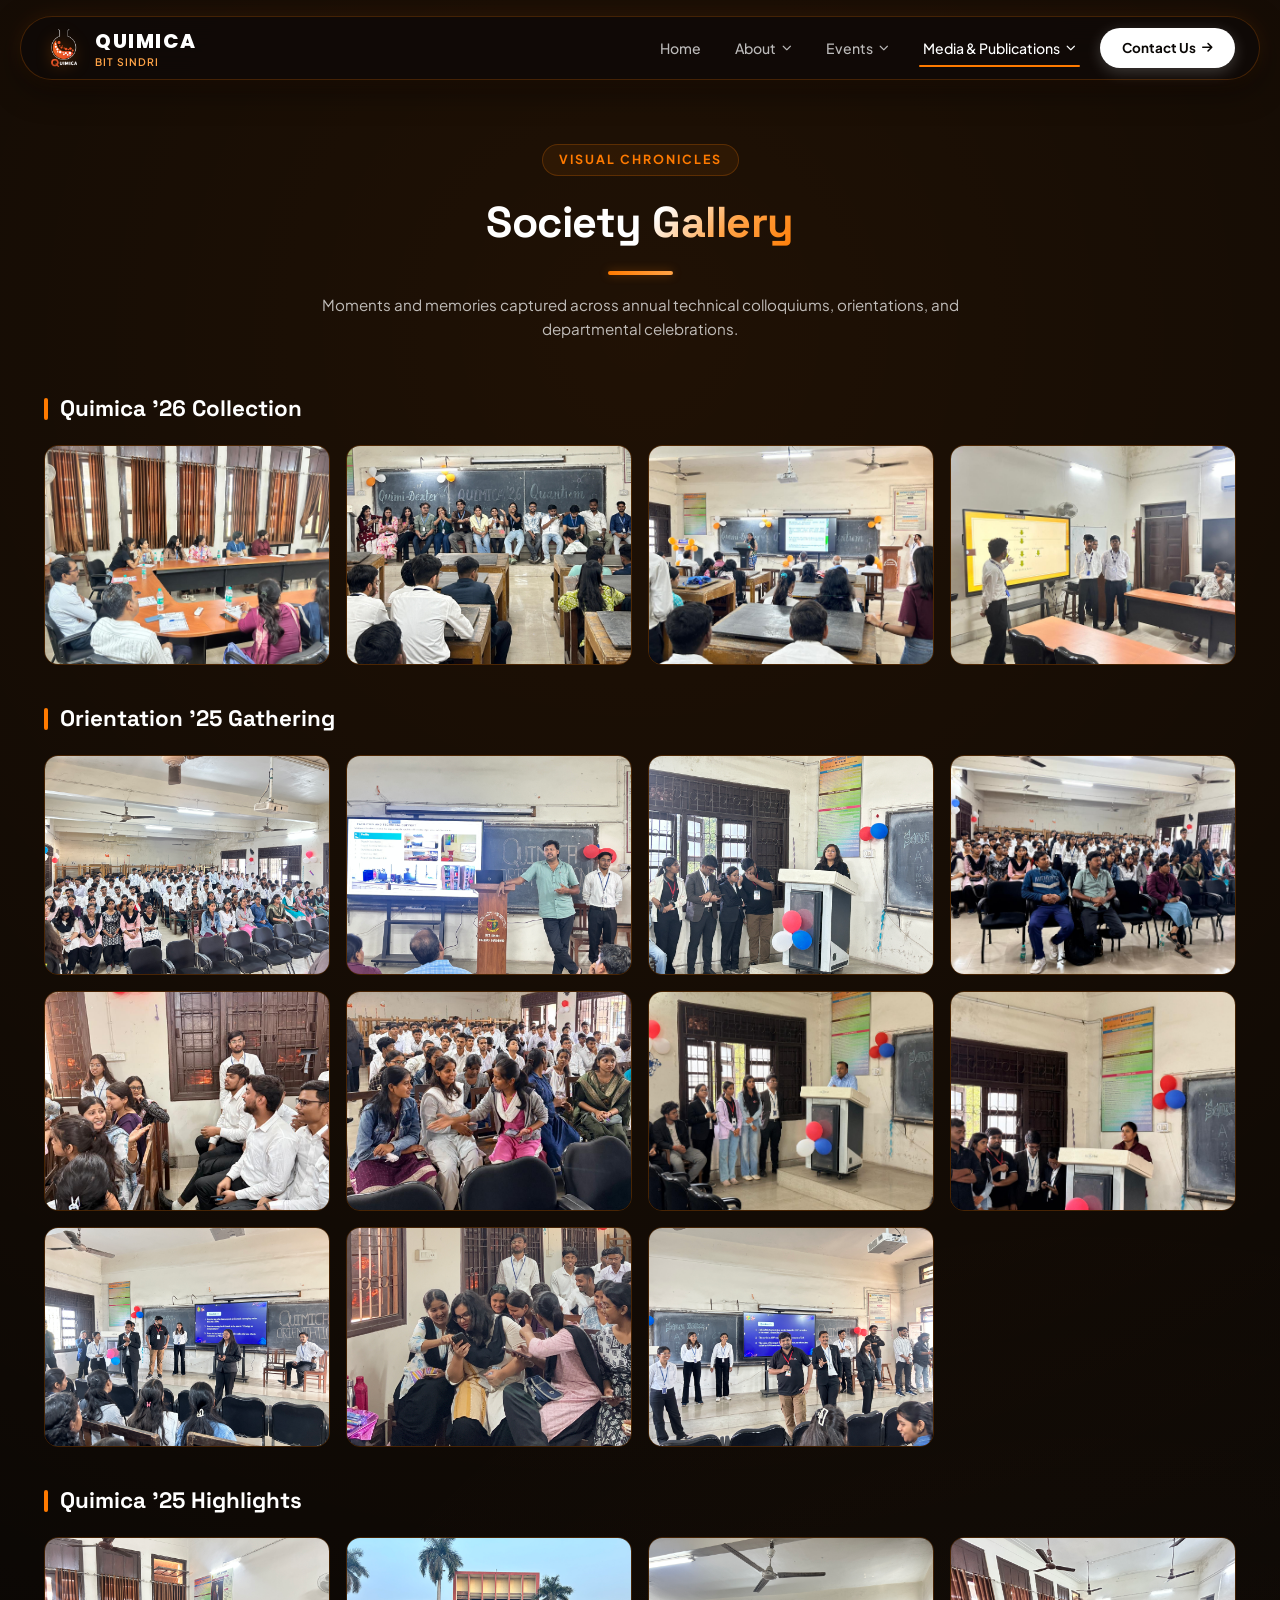
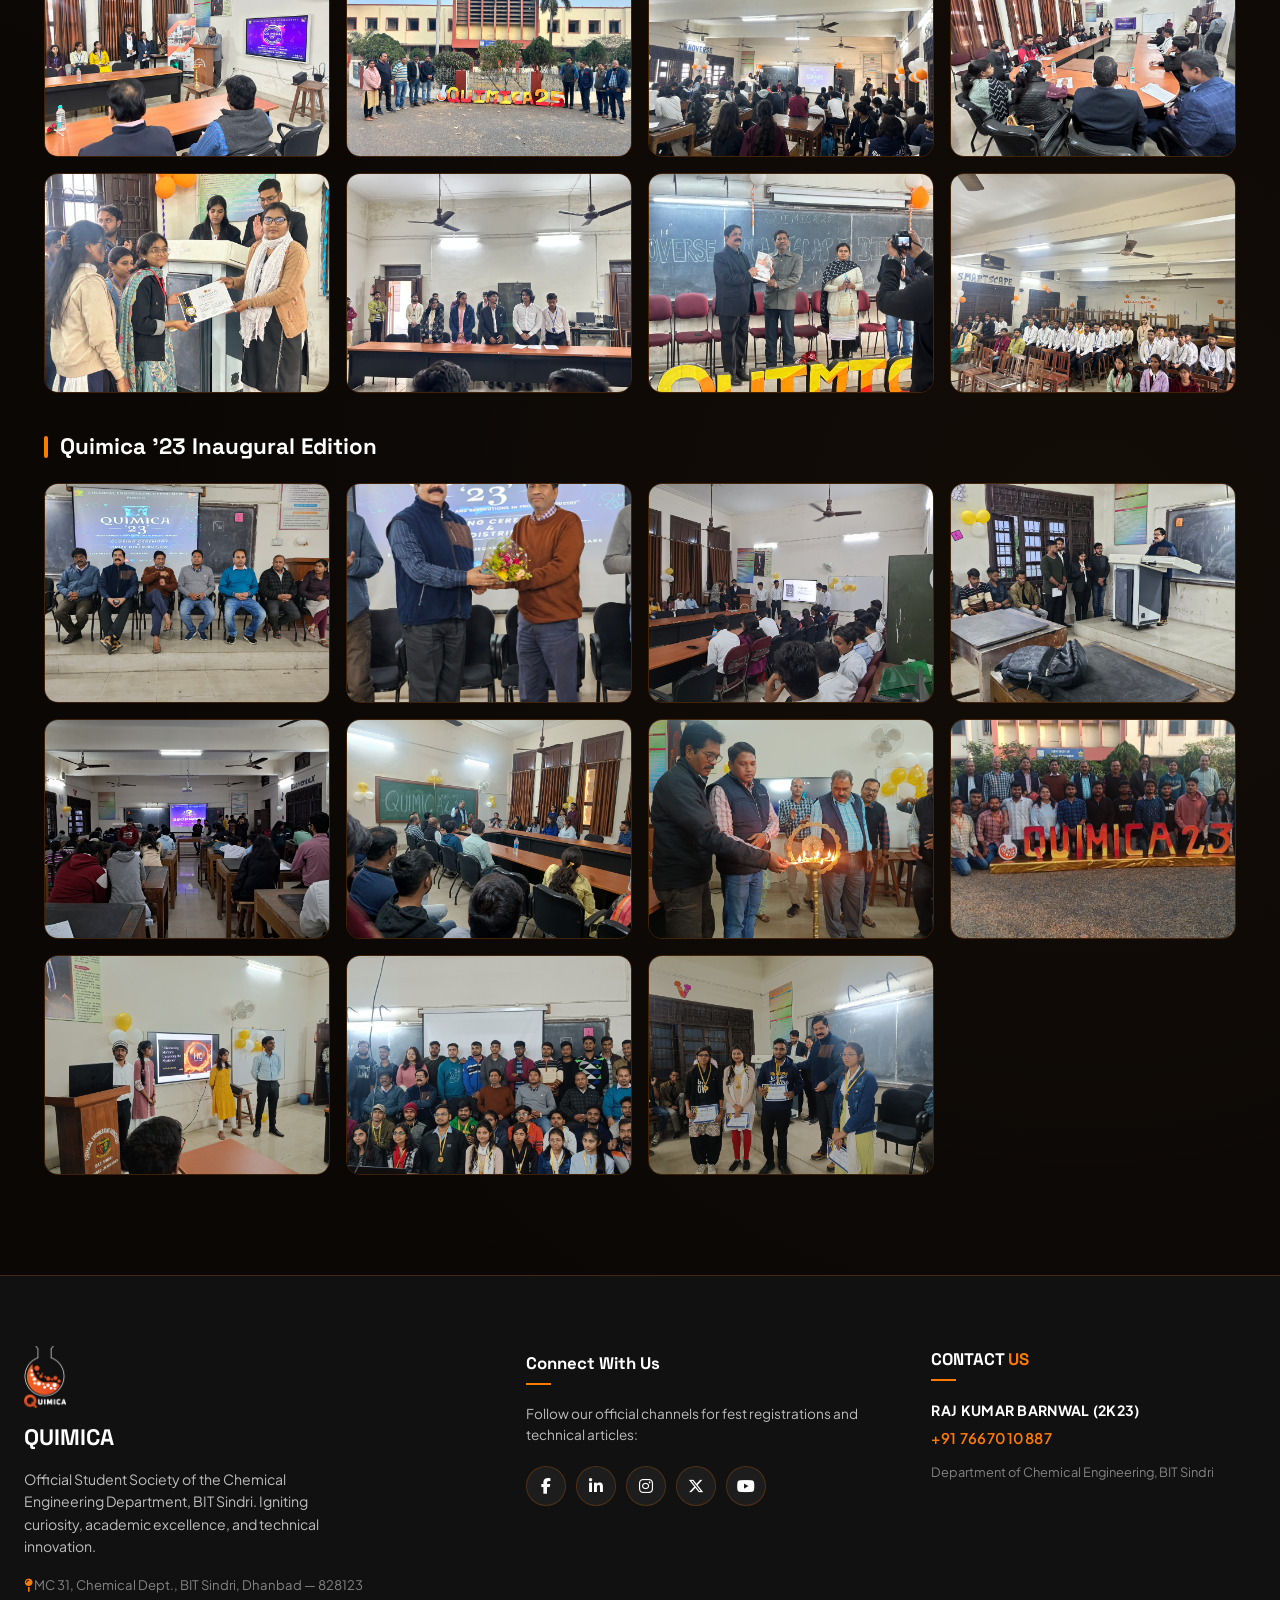
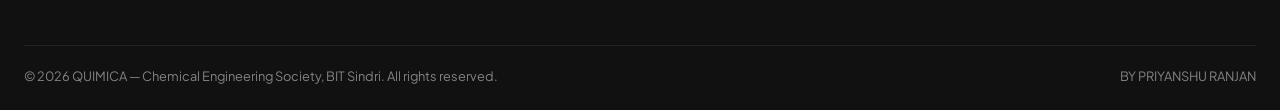
<file: gallery.html>
<!DOCTYPE html>
<html lang="en">
<head>
  <meta charset="UTF-8" />
  <meta name="viewport" content="width=device-width, initial-scale=1.0" />
  <title>Society Gallery — QUIMICA | BIT Sindri</title>
  
  <link rel="preconnect" href="https://fonts.googleapis.com" />
  <link rel="preconnect" href="https://fonts.gstatic.com" crossorigin />
  <link href="https://fonts.googleapis.com/css2?family=Plus+Jakarta+Sans:wght@400;500;600;700;800&family=Poppins:wght@400;600;700;800&family=Space+Grotesk:wght@500;700;800&display=swap" rel="stylesheet" />
  <link rel="stylesheet" href="https://cdnjs.cloudflare.com/ajax/libs/font-awesome/6.5.1/css/all.min.css" />
  <link rel="stylesheet" href="style.css" />

  <style>
    .gallery-category-title {
      font-family: var(--font-heading);
      font-size: 1.4rem;
      color: #FFFFFF;
      margin: 36px 0 18px;
      display: flex;
      align-items: center;
      gap: 12px;
    }
    .gallery-category-title::before {
      content: "";
      width: 4px;
      height: 22px;
      background: var(--primary-orange);
      border-radius: var(--radius-full);
    }
  </style>
</head>
<body>

  <!-- NAVBAR -->
  <header class="nav-wrapper">
    <nav class="navbar">
      <a href="index.html" class="nav-brand">
        <img src="assets/quimicaLogoWhite.png" alt="QUIMICA Logo" onerror="this.src='assets/chemshot.png'" />
        <div>
          <span class="nav-brand-title">QUIMICA</span>
          <span class="nav-brand-sub">BIT Sindri</span>
        </div>
      </a>

      <input type="checkbox" id="nav-toggle" class="nav-toggle-input" />
      <label for="nav-toggle" class="nav-toggle-label"><i class="fas fa-bars"></i></label>

      <div class="nav-center">
        <ul class="nav-menu">
          <li class="nav-item"><a href="index.html" class="nav-link">Home</a></li>
          
          <li class="nav-item dropdown">
            <a href="index.html#about" class="nav-link">About <i class="fas fa-chevron-down" style="font-size:0.6rem;"></i></a>
            <ul class="dropdown-menu">
              <li><a href="index.html#about">About Society</a></li>
              <li><a href="faculty.html">Faculty</a></li>
              <li><a href="team.html">Our Team</a></li>
            </ul>
          </li>

          <li class="nav-item dropdown">
            <a href="events.html" class="nav-link">Events <i class="fas fa-chevron-down" style="font-size:0.6rem;"></i></a>
            <ul class="dropdown-menu">
              <li><a href="index.html#featured">Quimica'26</a></li>
              <li><a href="events.html">All Events &amp; Fests</a></li>
            </ul>
          </li>

          <!-- Media Dropdown (Active) -->
          <li class="nav-item dropdown">
            <a href="gallery.html" class="nav-link active">Media &amp; Publications <i class="fas fa-chevron-down" style="font-size:0.6rem;"></i></a>
            <ul class="dropdown-menu">
              <li><a href="gallery.html">Society Gallery</a></li>
              <li><a href="magazine.html">Annual Magazines</a></li>
              <li><a href="academics.html">Course Structure</a></li>
            </ul>
          </li>
        </ul>

        <a href="#contact" class="nav-contact-btn">
          Contact Us <i class="fas fa-arrow-right" style="font-size:0.75rem;"></i>
        </a>
      </div>
    </nav>
  </header>

  <!-- PAGE HERO HEADER -->
  <section class="section-container subpage-hero">
    <div class="section-header">
      <span class="section-tag">Visual Chronicles</span>
      <h1 class="section-title">Society <span class="gradient-text">Gallery</span></h1>
      <div class="section-divider"></div>
      <p style="color: var(--text-muted); max-width: 650px; margin: 18px auto 0; font-size: 0.95rem;">
        Moments and memories captured across annual technical colloquiums, orientations, and departmental celebrations.
      </p>
    </div>

    <!-- Category 1: Quimica'26 -->
    <h3 class="gallery-category-title">Quimica '26 Collection</h3>
    <div class="gallery-grid">
      <div class="gallery-item"><img src="assets/gallery/Quimica26/image1.jpg" alt="Quimica 26 Photo 1" /></div>
      <div class="gallery-item"><img src="assets/gallery/Quimica26/image2.jpg" alt="Quimica 26 Photo 2" /></div>
      <div class="gallery-item"><img src="assets/gallery/Quimica26/image3.jpg" alt="Quimica 26 Photo 3" /></div>
      <div class="gallery-item"><img src="assets/gallery/Quimica26/image4.jpg" alt="Quimica 26 Photo 4" /></div>

    </div>

    <!-- Category 2: Orientation'25 -->
    <h3 class="gallery-category-title">Orientation '25 Gathering</h3>
    <div class="gallery-grid">
      <div class="gallery-item"><img src="assets/gallery/Orientation25/image2.JPG" alt="Orientation 25 Keynote" /></div>
      <div class="gallery-item"><img src="assets/gallery/Orientation25/image4.JPG" alt="Orientation 25 Presentation" /></div>
      <div class="gallery-item"><img src="assets/gallery/Orientation25/image5.JPG" alt="Orientation 25 Faculty" /></div>
      <div class="gallery-item"><img src="assets/gallery/Orientation25/image8.jpeg" alt="Orientation 25 Session" /></div>
      <div class="gallery-item"><img src="assets/gallery/Orientation25/image11.jpeg" alt="Orientation 25 Audience" /></div>
      <div class="gallery-item"><img src="assets/gallery/Orientation25/image12.jpeg" alt="Orientation 25 Interaction" /></div>
      <div class="gallery-item"><img src="assets/gallery/Orientation25/image14.jpeg" alt="Orientation 25 Team" /></div>
      <div class="gallery-item"><img src="assets/gallery/Orientation25/image20.jpeg" alt="Orientation 25 Mentors" /></div>
      <div class="gallery-item"><img src="assets/gallery/Orientation25/image29.JPG" alt="Orientation 25 Students" /></div>
      <div class="gallery-item"><img src="assets/gallery/Orientation25/image30.JPG" alt="Orientation 25 Group" /></div>
      <div class="gallery-item"><img src="assets/gallery/Orientation25/image33.JPG" alt="Orientation 25 Stage" /></div>
    </div>

    <!-- Category 3: Quimica'25 -->
    <h3 class="gallery-category-title">Quimica '25 Highlights</h3>
    <div class="gallery-grid">
      <div class="gallery-item"><img src="assets/gallery/Quimica25/image3.JPG" alt="Quimica 25 Stage" /></div>
      <div class="gallery-item"><img src="assets/gallery/Quimica25/image5.JPG" alt="Quimica 25 Speakers" /></div>
      <div class="gallery-item"><img src="assets/gallery/Quimica25/image7.JPG" alt="Quimica 25 Workshops" /></div>
      <div class="gallery-item"><img src="assets/gallery/Quimica25/image10.JPG" alt="Quimica 25 Fest Gathering" /></div>
      <div class="gallery-item"><img src="assets/gallery/Quimica25/image14.JPG" alt="Quimica 25 Competition" /></div>
      <div class="gallery-item"><img src="assets/gallery/Quimica25/image17.JPG" alt="Quimica 25 Team" /></div>
      <div class="gallery-item"><img src="assets/gallery/Quimica25/image18.JPG" alt="Quimica 25 Presentation" /></div>
      <div class="gallery-item"><img src="assets/gallery/Quimica25/image20.JPG" alt="Quimica 25 Panel" /></div>
    </div>

    <!-- Category 4: Quimica'23 -->
    <h3 class="gallery-category-title">Quimica '23 Inaugural Edition</h3>
    <div class="gallery-grid">
      <div class="gallery-item"><img src="assets/gallery/Quimica23/image1.jpg" alt="Quimica 23 Inauguration" /></div>
      <div class="gallery-item"><img src="assets/gallery/Quimica23/image2.jpg" alt="Quimica 23 Keynote Speech" /></div>
      <div class="gallery-item"><img src="assets/gallery/Quimica23/image7.jpg" alt="Quimica 23 Paper Presentation" /></div>
      <div class="gallery-item"><img src="assets/gallery/Quimica23/image10.jpg" alt="Quimica 23 Attendees" /></div>
      <div class="gallery-item"><img src="assets/gallery/Quimica23/image12.jpg" alt="Quimica 23 Dignitaries" /></div>
      <div class="gallery-item"><img src="assets/gallery/Quimica23/image13.jpg" alt="Quimica 23 Felicitation" /></div>
      <div class="gallery-item"><img src="assets/gallery/Quimica23/image16.jpg" alt="Quimica 23 Technical Fest" /></div>
      <div class="gallery-item"><img src="assets/gallery/Quimica23/image17.jpg" alt="Quimica 23 Awards" /></div>
      <div class="gallery-item"><img src="assets/gallery/Quimica23/image23.jpg" alt="Quimica 23 Gathering" /></div>
      <div class="gallery-item"><img src="assets/gallery/Quimica23/image24.jpg" alt="Quimica 23 Group Photo" /></div>
      <div class="gallery-item"><img src="assets/gallery/Quimica23/image30.jpg" alt="Quimica 23 Celebration" /></div>
    </div>
  </section>

  <!-- FOOTER -->
  <footer class="site-footer" id="contact">
    <div class="footer-container">
      <div class="footer-brand">
        <img src="assets/quimicaLogoWhite.png" alt="QUIMICA Logo" onerror="this.src='assets/chemshot.png'" />
        <span class="footer-brand-title">QUIMICA</span>
        <p class="footer-desc">
          Official Student Society of the Chemical Engineering Department, BIT Sindri. Igniting curiosity, academic excellence, and technical innovation.
        </p>
        <p style="font-size:0.82rem;color:var(--text-dim); margin-top: 14px;">
          <i class="fas fa-map-pin orange-text"></i> MC 31, Chemical Dept., BIT Sindri, Dhanbad — 828123
        </p>
      </div>

      <div class="footer-social-section">
        <h4 class="footer-heading">Connect With Us</h4>
        <p style="font-size: 0.85rem; color: var(--text-muted); margin-bottom: 20px; margin-top: 4px;">
          Follow our official channels for fest registrations and technical articles:
        </p>
        <div class="footer-social-icons">
          <a href="https://www.facebook.com/quimicabits" target="_blank" rel="noopener" class="social-btn" title="Facebook"><i class="fab fa-facebook-f"></i></a>
          <a href="https://www.linkedin.com/company/quimica-bit-sindri/" target="_blank" rel="noopener" class="social-btn" title="LinkedIn"><i class="fab fa-linkedin-in"></i></a>
          <a href="https://www.instagram.com/quimicabits_blog/" target="_blank" rel="noopener" class="social-btn" title="Instagram"><i class="fab fa-instagram"></i></a>
          <a href="https://x.com/Quimica_BITS" target="_blank" rel="noopener" class="social-btn" title="X (Twitter)"><i class="fab fa-x-twitter"></i></a>
          <a href="https://www.youtube.com/@quimicabits8163" target="_blank" rel="noopener" class="social-btn" title="YouTube"><i class="fab fa-youtube"></i></a>
        </div>
      </div>

      <div>
        <h4 class="footer-heading">CONTACT <span class="orange-text">US</span></h4>
        <div style="font-size: 0.88rem; color: #FFF; font-weight: 700; margin-bottom: 6px; letter-spacing: 0.3px;">
          RAJ KUMAR BARNWAL (2K23)
        </div>
        <div style="font-size: 0.92rem; color: var(--primary-orange); font-weight: 600; margin-bottom: 12px; letter-spacing: 0.5px;">
          +91 7667010887
        </div>
        <p style="font-size: 0.8rem; color: var(--text-dim); line-height: 1.5;">
          Department of Chemical Engineering, BIT Sindri
        </p>
      </div>
    </div>

    <div class="footer-bottom">
      <div>&copy; 2026 QUIMICA — Chemical Engineering Society, BIT Sindri. All rights reserved.</div>
      <div>BY PRIYANSHU RANJAN</div>
    </div>
  </footer>

</body>
</html>
</file>
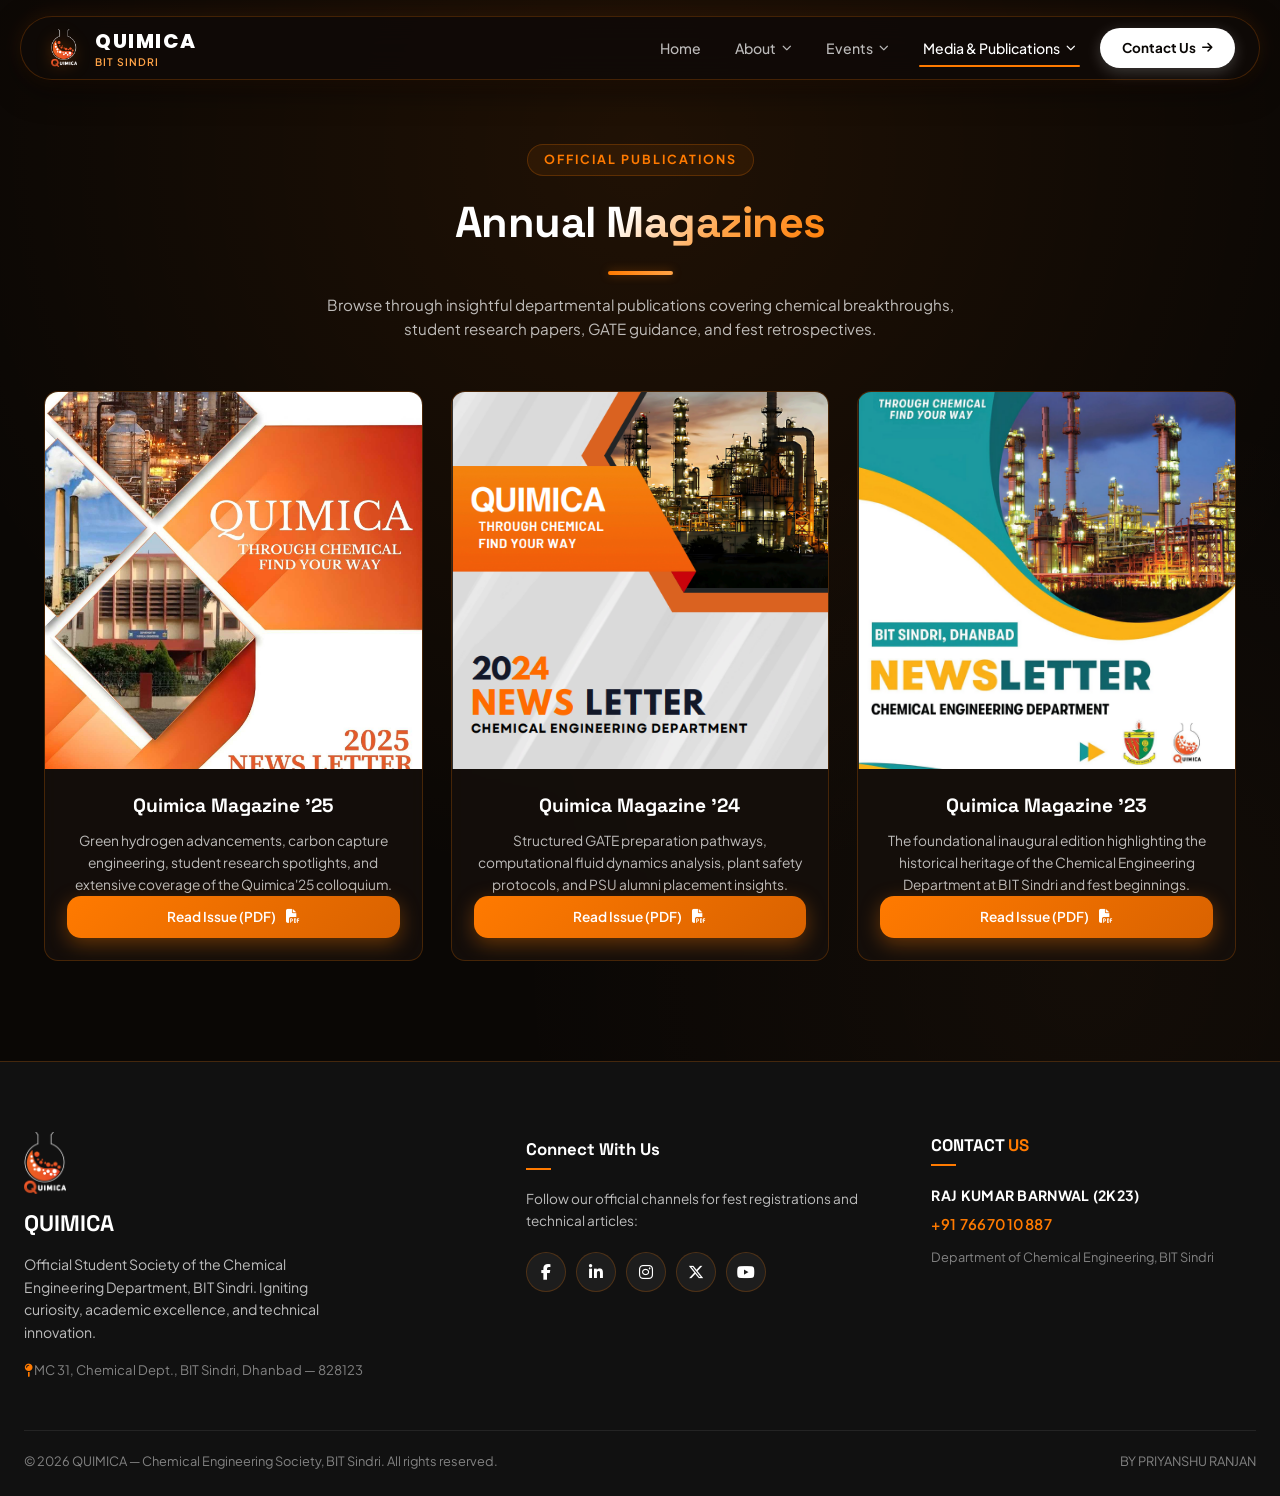
<file: magazine.html>
<!DOCTYPE html>
<html lang="en">
<head>
  <meta charset="UTF-8" />
  <meta name="viewport" content="width=device-width, initial-scale=1.0" />
  <title>Annual Magazines — QUIMICA | BIT Sindri</title>
  
  <link rel="preconnect" href="https://fonts.googleapis.com" />
  <link rel="preconnect" href="https://fonts.gstatic.com" crossorigin />
  <link href="https://fonts.googleapis.com/css2?family=Plus+Jakarta+Sans:wght@400;500;600;700;800&family=Poppins:wght@400;600;700;800&family=Space+Grotesk:wght@500;700;800&display=swap" rel="stylesheet" />
  <link rel="stylesheet" href="https://cdnjs.cloudflare.com/ajax/libs/font-awesome/6.5.1/css/all.min.css" />
  <link rel="stylesheet" href="style.css" />
</head>
<body>

  <!-- NAVBAR -->
  <header class="nav-wrapper">
    <nav class="navbar">
      <a href="index.html" class="nav-brand">
        <img src="assets/quimicaLogoWhite.png" alt="QUIMICA Logo" onerror="this.src='assets/chemshot.png'" />
        <div>
          <span class="nav-brand-title">QUIMICA</span>
          <span class="nav-brand-sub">BIT Sindri</span>
        </div>
      </a>

      <input type="checkbox" id="nav-toggle" class="nav-toggle-input" />
      <label for="nav-toggle" class="nav-toggle-label"><i class="fas fa-bars"></i></label>

      <div class="nav-center">
        <ul class="nav-menu">
          <li class="nav-item"><a href="index.html" class="nav-link">Home</a></li>
          
          <li class="nav-item dropdown">
            <a href="index.html#about" class="nav-link">About <i class="fas fa-chevron-down" style="font-size:0.6rem;"></i></a>
            <ul class="dropdown-menu">
              <li><a href="index.html#about">About Society</a></li>
              <li><a href="faculty.html">Faculty</a></li>
              <li><a href="team.html">Our Team</a></li>
            </ul>
          </li>

          <li class="nav-item dropdown">
            <a href="events.html" class="nav-link">Events <i class="fas fa-chevron-down" style="font-size:0.6rem;"></i></a>
            <ul class="dropdown-menu">
              <li><a href="index.html#featured">Quimica'26</a></li>
              <li><a href="events.html">All Events &amp; Fests</a></li>
            </ul>
          </li>

          <!-- Media Dropdown (Active) -->
          <li class="nav-item dropdown">
            <a href="magazine.html" class="nav-link active">Media &amp; Publications <i class="fas fa-chevron-down" style="font-size:0.6rem;"></i></a>
            <ul class="dropdown-menu">
              <li><a href="gallery.html">Society Gallery</a></li>
              <li><a href="magazine.html">Annual Magazines</a></li>
              <li><a href="academics.html">Course Structure</a></li>
            </ul>
          </li>
        </ul>

        <a href="#contact" class="nav-contact-btn">
          Contact Us <i class="fas fa-arrow-right" style="font-size:0.75rem;"></i>
        </a>
      </div>
    </nav>
  </header>

  <!-- PAGE HERO HEADER -->
  <section class="section-container subpage-hero">
    <div class="section-header">
      <span class="section-tag">Official Publications</span>
      <h1 class="section-title">Annual <span class="gradient-text">Magazines</span></h1>
      <div class="section-divider"></div>
      <p style="color: var(--text-muted); max-width: 650px; margin: 18px auto 0; font-size: 0.95rem;">
        Browse through insightful departmental publications covering chemical breakthroughs, student research papers, GATE guidance, and fest retrospectives.
      </p>
    </div>

    <!-- MAGAZINES GRID -->
    <div class="events-grid">
      <!-- Magazine 25 -->
      <div class="event-card">
        <div class="event-card-media">
          <img src="assets/magazine25.jpg" alt="Quimica Magazine 2025" />
        </div>
        <div class="event-card-body">
          <h4 class="event-card-title">Quimica Magazine '25</h4>
          <p class="event-card-text">
            Green hydrogen advancements, carbon capture engineering, student research spotlights, and extensive coverage of the Quimica'25 colloquium.
          </p>
          <a href="assets/magazine25.pdf" target="_blank" rel="noopener" class="btn btn-primary" style="padding: 10px 20px; font-size: 0.85rem; margin-top: auto;">
            Read Issue (PDF) <i class="fas fa-file-pdf"></i>
          </a>
        </div>
      </div>

      <!-- Magazine 24 -->
      <div class="event-card">
        <div class="event-card-media">
          <img src="assets/magazine24.png" alt="Quimica Magazine 2024" />
        </div>
        <div class="event-card-body">
          <h4 class="event-card-title">Quimica Magazine '24</h4>
          <p class="event-card-text">
            Structured GATE preparation pathways, computational fluid dynamics analysis, plant safety protocols, and PSU alumni placement insights.
          </p>
          <a href="assets/magazine24.pdf" target="_blank" rel="noopener" class="btn btn-primary" style="padding: 10px 20px; font-size: 0.85rem; margin-top: auto;">
            Read Issue (PDF) <i class="fas fa-file-pdf"></i>
          </a>
        </div>
      </div>

      <!-- Magazine 23 -->
      <div class="event-card">
        <div class="event-card-media">
          <img src="assets/magazine23.png" alt="Quimica Magazine 2023" />
        </div>
        <div class="event-card-body">
          <h4 class="event-card-title">Quimica Magazine '23</h4>
          <p class="event-card-text">
            The foundational inaugural edition highlighting the historical heritage of the Chemical Engineering Department at BIT Sindri and fest beginnings.
          </p>
          <a href="assets/magazine23.pdf" target="_blank" rel="noopener" class="btn btn-primary" style="padding: 10px 20px; font-size: 0.85rem; margin-top: auto;">
            Read Issue (PDF) <i class="fas fa-file-pdf"></i>
          </a>
        </div>
      </div>
    </div>
  </section>

  <!-- FOOTER -->
  <footer class="site-footer" id="contact">
    <div class="footer-container">
      <div class="footer-brand">
        <img src="assets/quimicaLogoWhite.png" alt="QUIMICA Logo" onerror="this.src='assets/chemshot.png'" />
        <span class="footer-brand-title">QUIMICA</span>
        <p class="footer-desc">
          Official Student Society of the Chemical Engineering Department, BIT Sindri. Igniting curiosity, academic excellence, and technical innovation.
        </p>
        <p style="font-size:0.82rem;color:var(--text-dim); margin-top: 14px;">
          <i class="fas fa-map-pin orange-text"></i> MC 31, Chemical Dept., BIT Sindri, Dhanbad — 828123
        </p>
      </div>

      <div class="footer-social-section">
        <h4 class="footer-heading">Connect With Us</h4>
        <p style="font-size: 0.85rem; color: var(--text-muted); margin-bottom: 20px; margin-top: 4px;">
          Follow our official channels for fest registrations and technical articles:
        </p>
        <div class="footer-social-icons">
          <a href="https://www.facebook.com/quimicabits" target="_blank" rel="noopener" class="social-btn" title="Facebook"><i class="fab fa-facebook-f"></i></a>
          <a href="https://www.linkedin.com/company/quimica-bit-sindri/" target="_blank" rel="noopener" class="social-btn" title="LinkedIn"><i class="fab fa-linkedin-in"></i></a>
          <a href="https://www.instagram.com/quimicabits_blog/" target="_blank" rel="noopener" class="social-btn" title="Instagram"><i class="fab fa-instagram"></i></a>
          <a href="https://x.com/Quimica_BITS" target="_blank" rel="noopener" class="social-btn" title="X (Twitter)"><i class="fab fa-x-twitter"></i></a>
          <a href="https://www.youtube.com/@quimicabits8163" target="_blank" rel="noopener" class="social-btn" title="YouTube"><i class="fab fa-youtube"></i></a>
        </div>
      </div>

      <div>
        <h4 class="footer-heading">CONTACT <span class="orange-text">US</span></h4>
        <div style="font-size: 0.88rem; color: #FFF; font-weight: 700; margin-bottom: 6px; letter-spacing: 0.3px;">
          RAJ KUMAR BARNWAL (2K23)
        </div>
        <div style="font-size: 0.92rem; color: var(--primary-orange); font-weight: 600; margin-bottom: 12px; letter-spacing: 0.5px;">
          +91 7667010887
        </div>
        <p style="font-size: 0.8rem; color: var(--text-dim); line-height: 1.5;">
          Department of Chemical Engineering, BIT Sindri
        </p>
      </div>
    </div>

    <div class="footer-bottom">
      <div>&copy; 2026 QUIMICA — Chemical Engineering Society, BIT Sindri. All rights reserved.</div>
      <div>BY PRIYANSHU RANJAN</div>
    </div>
  </footer>

</body>
</html>
</file>
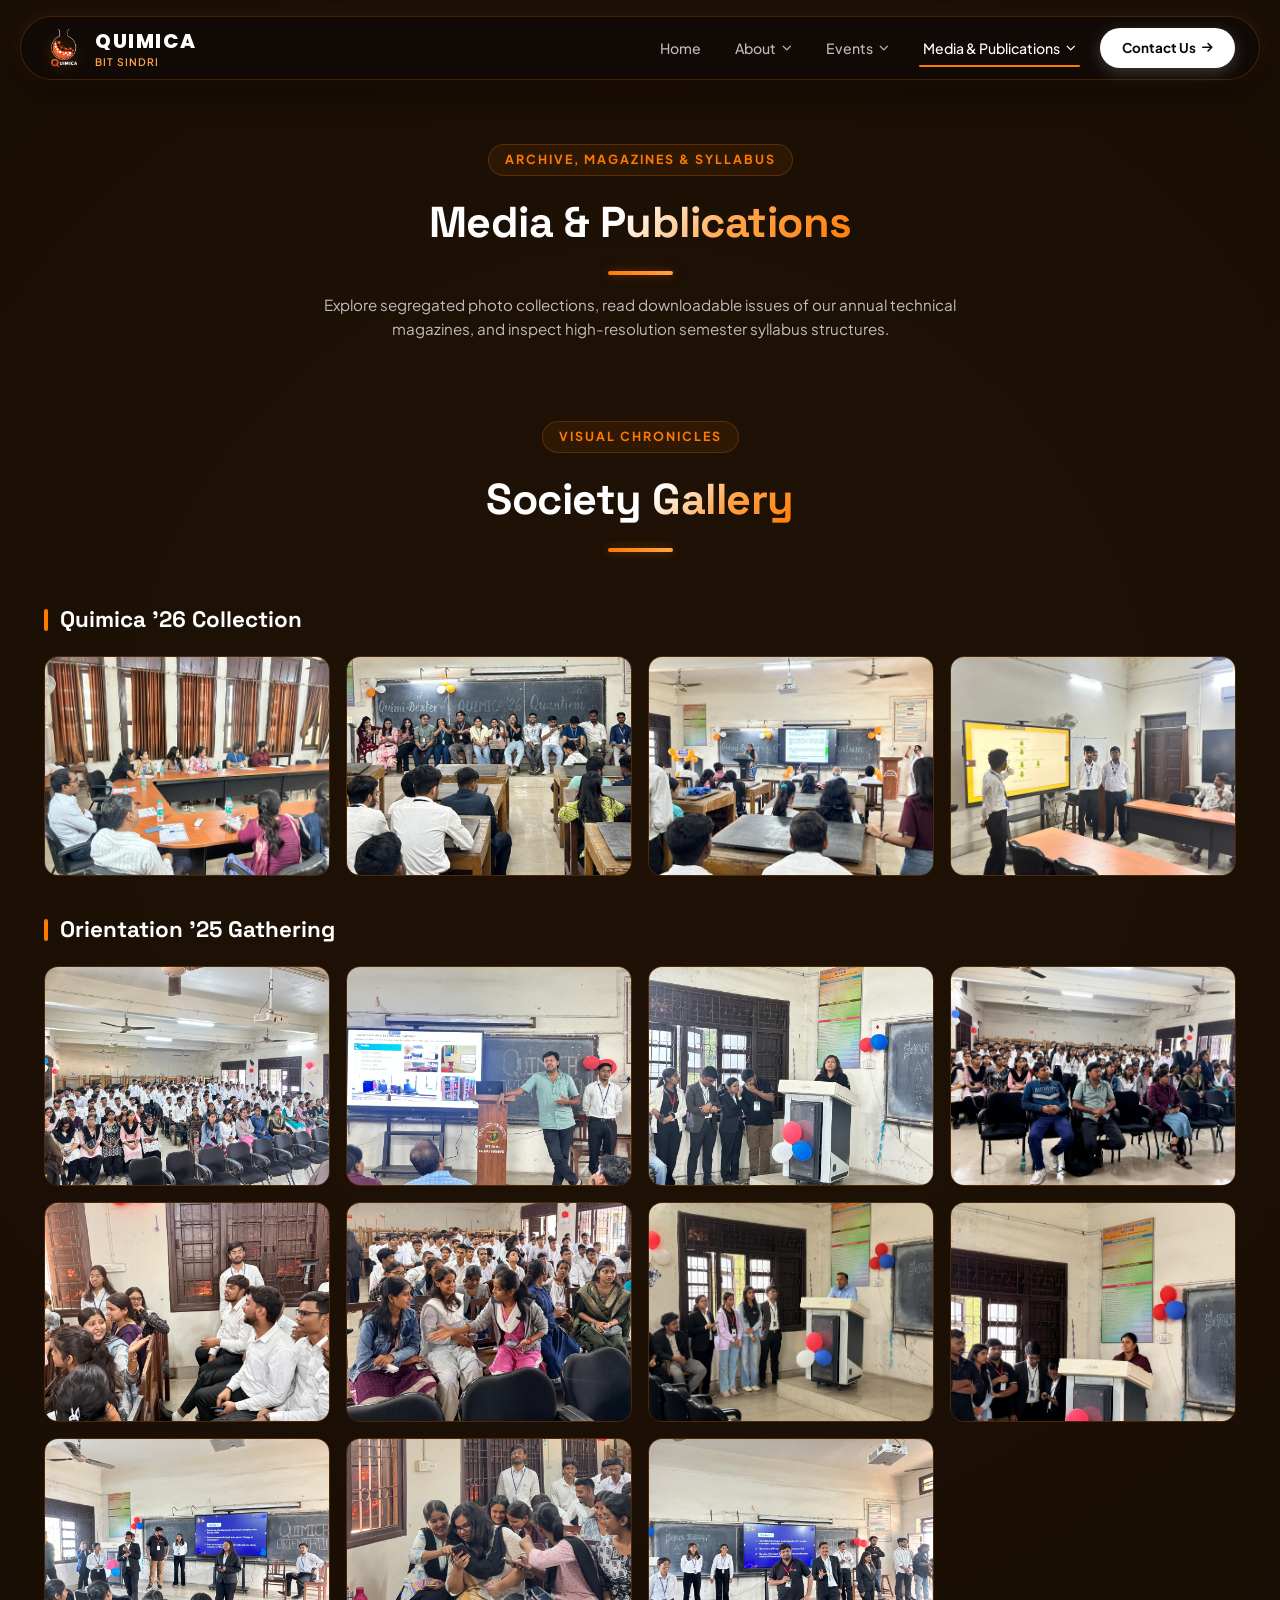
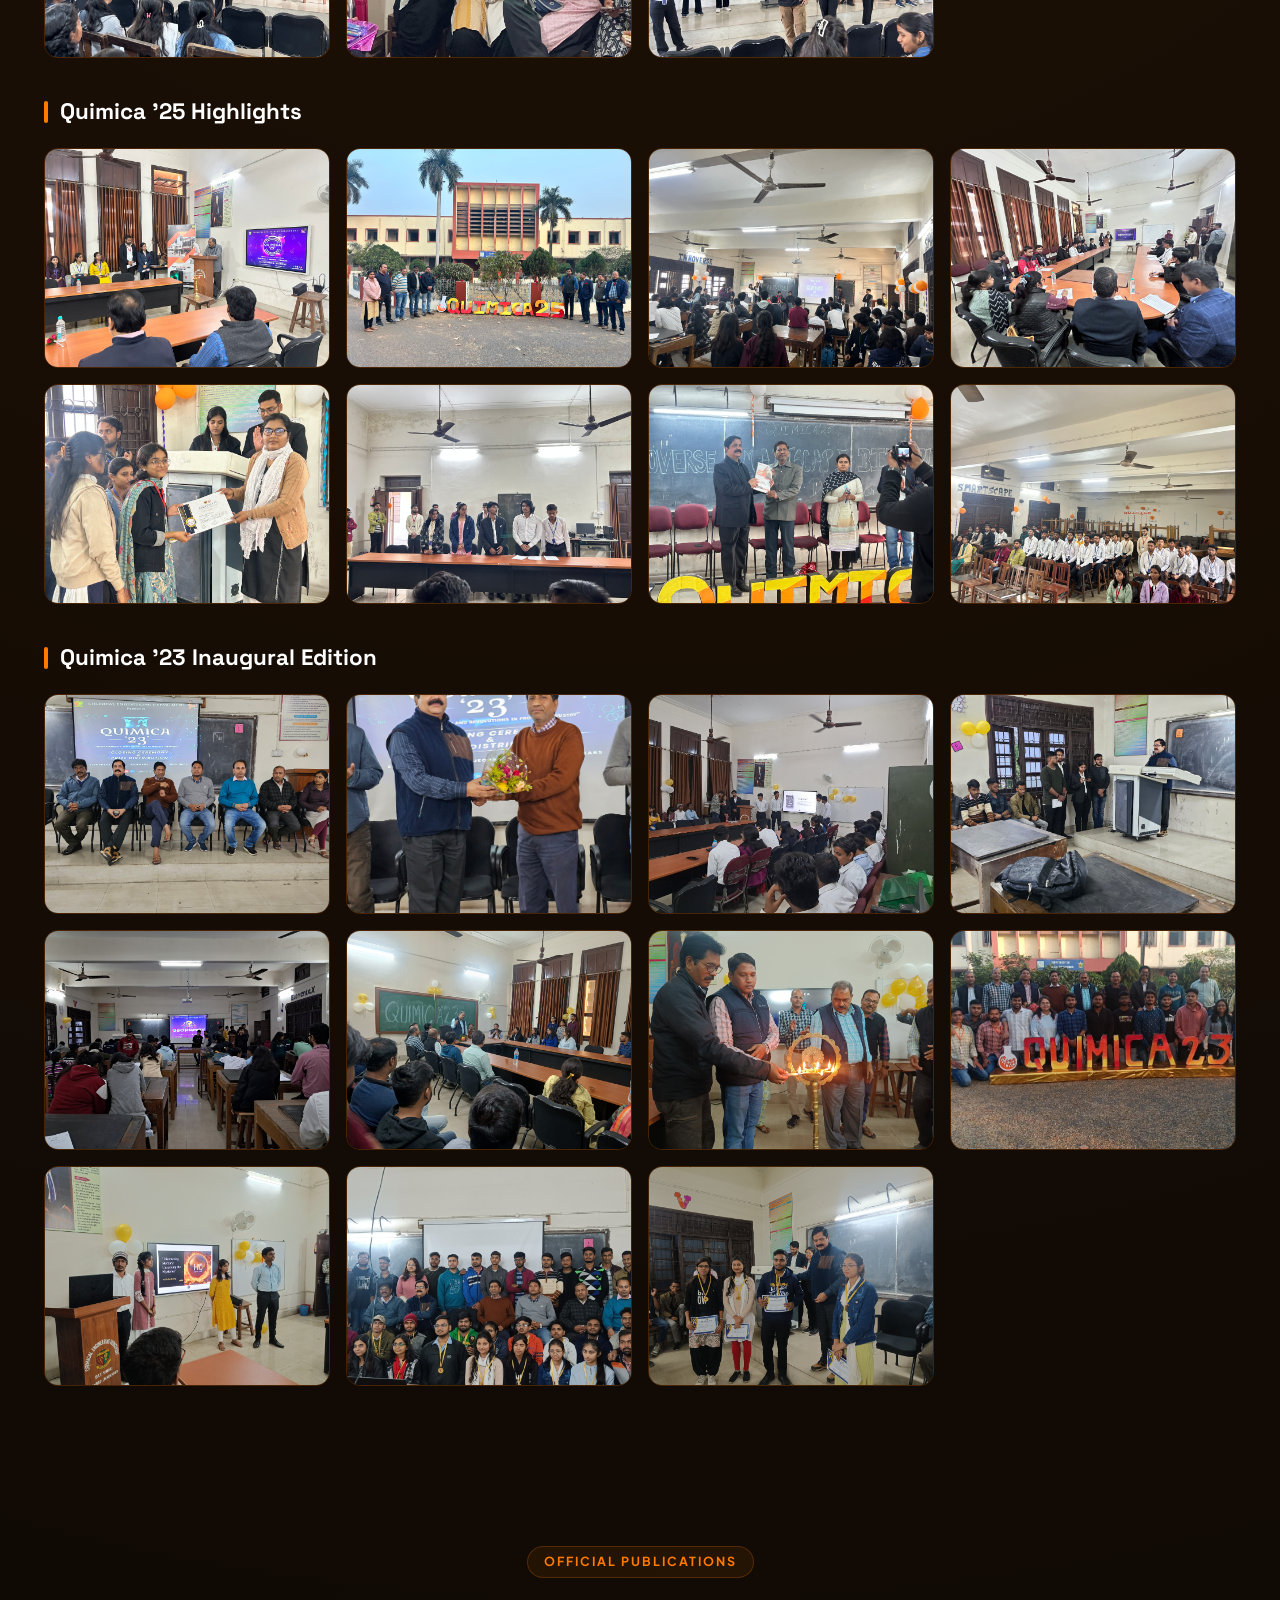
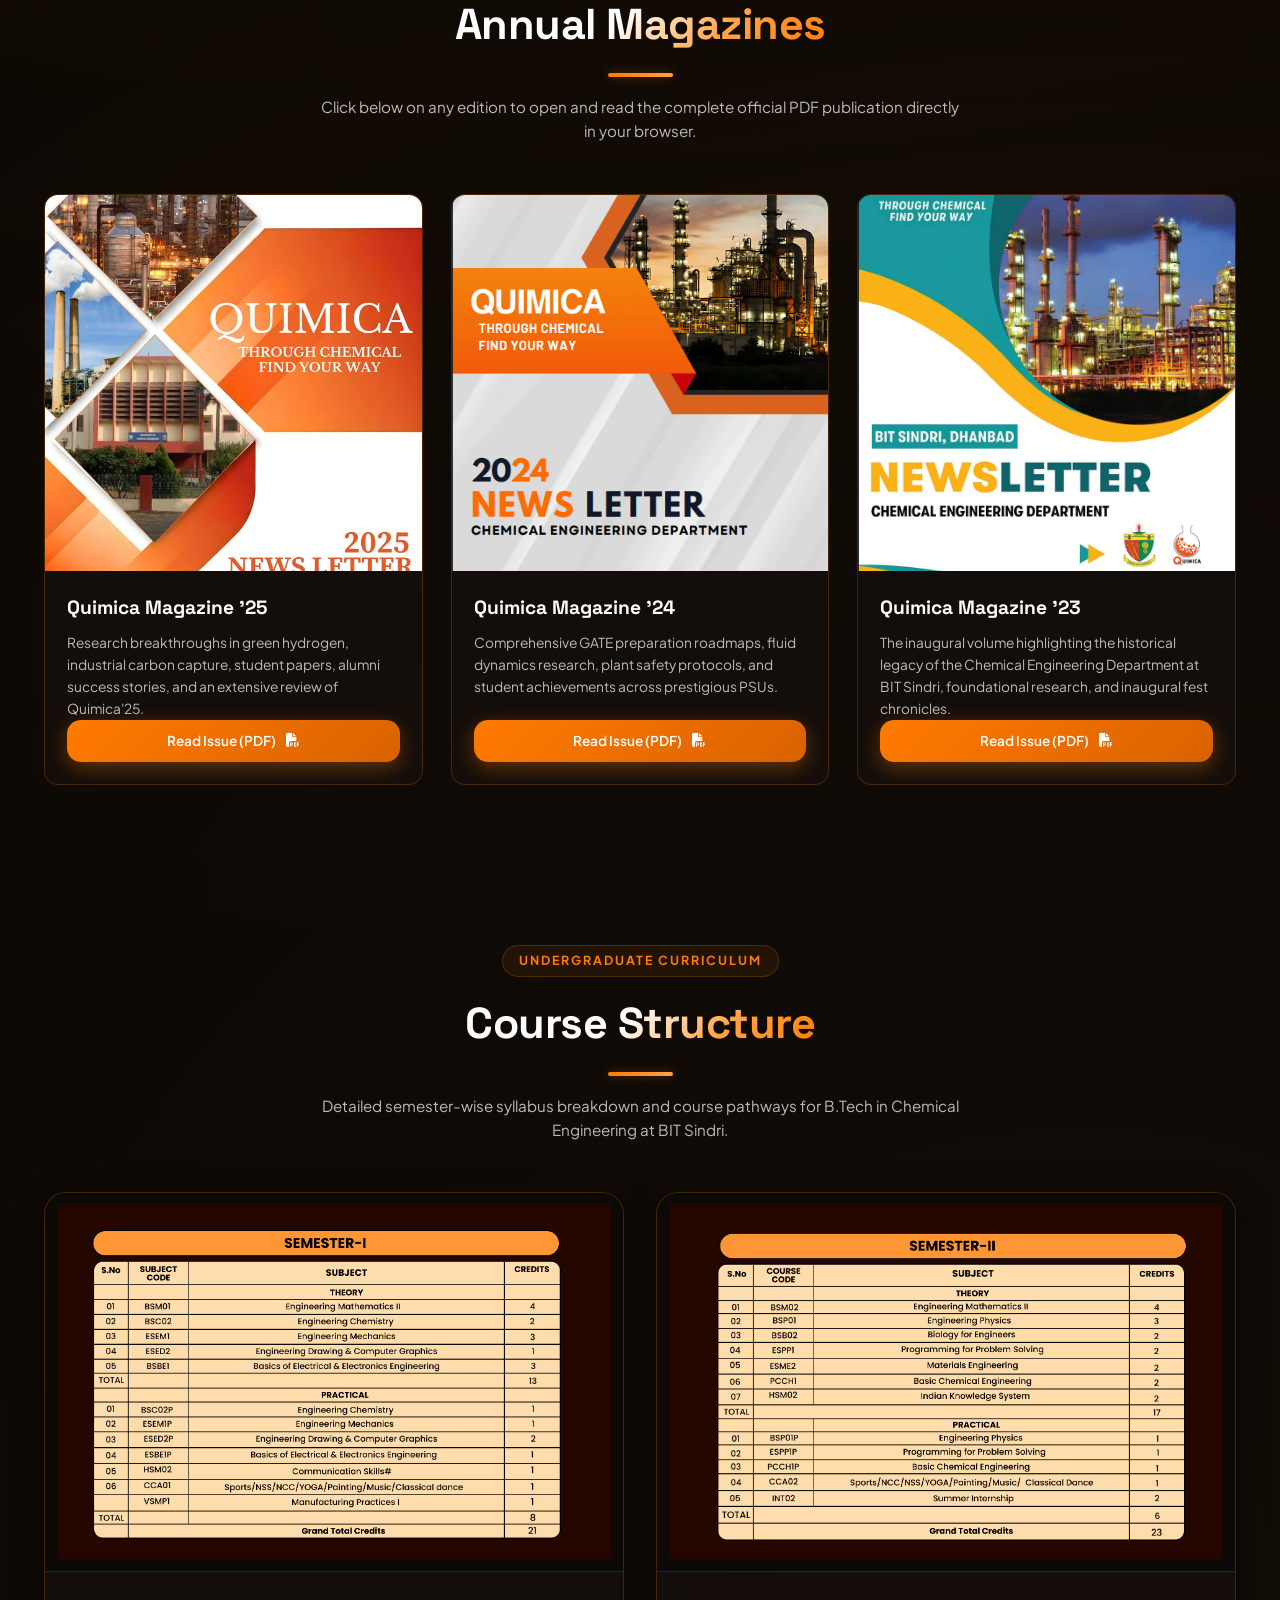
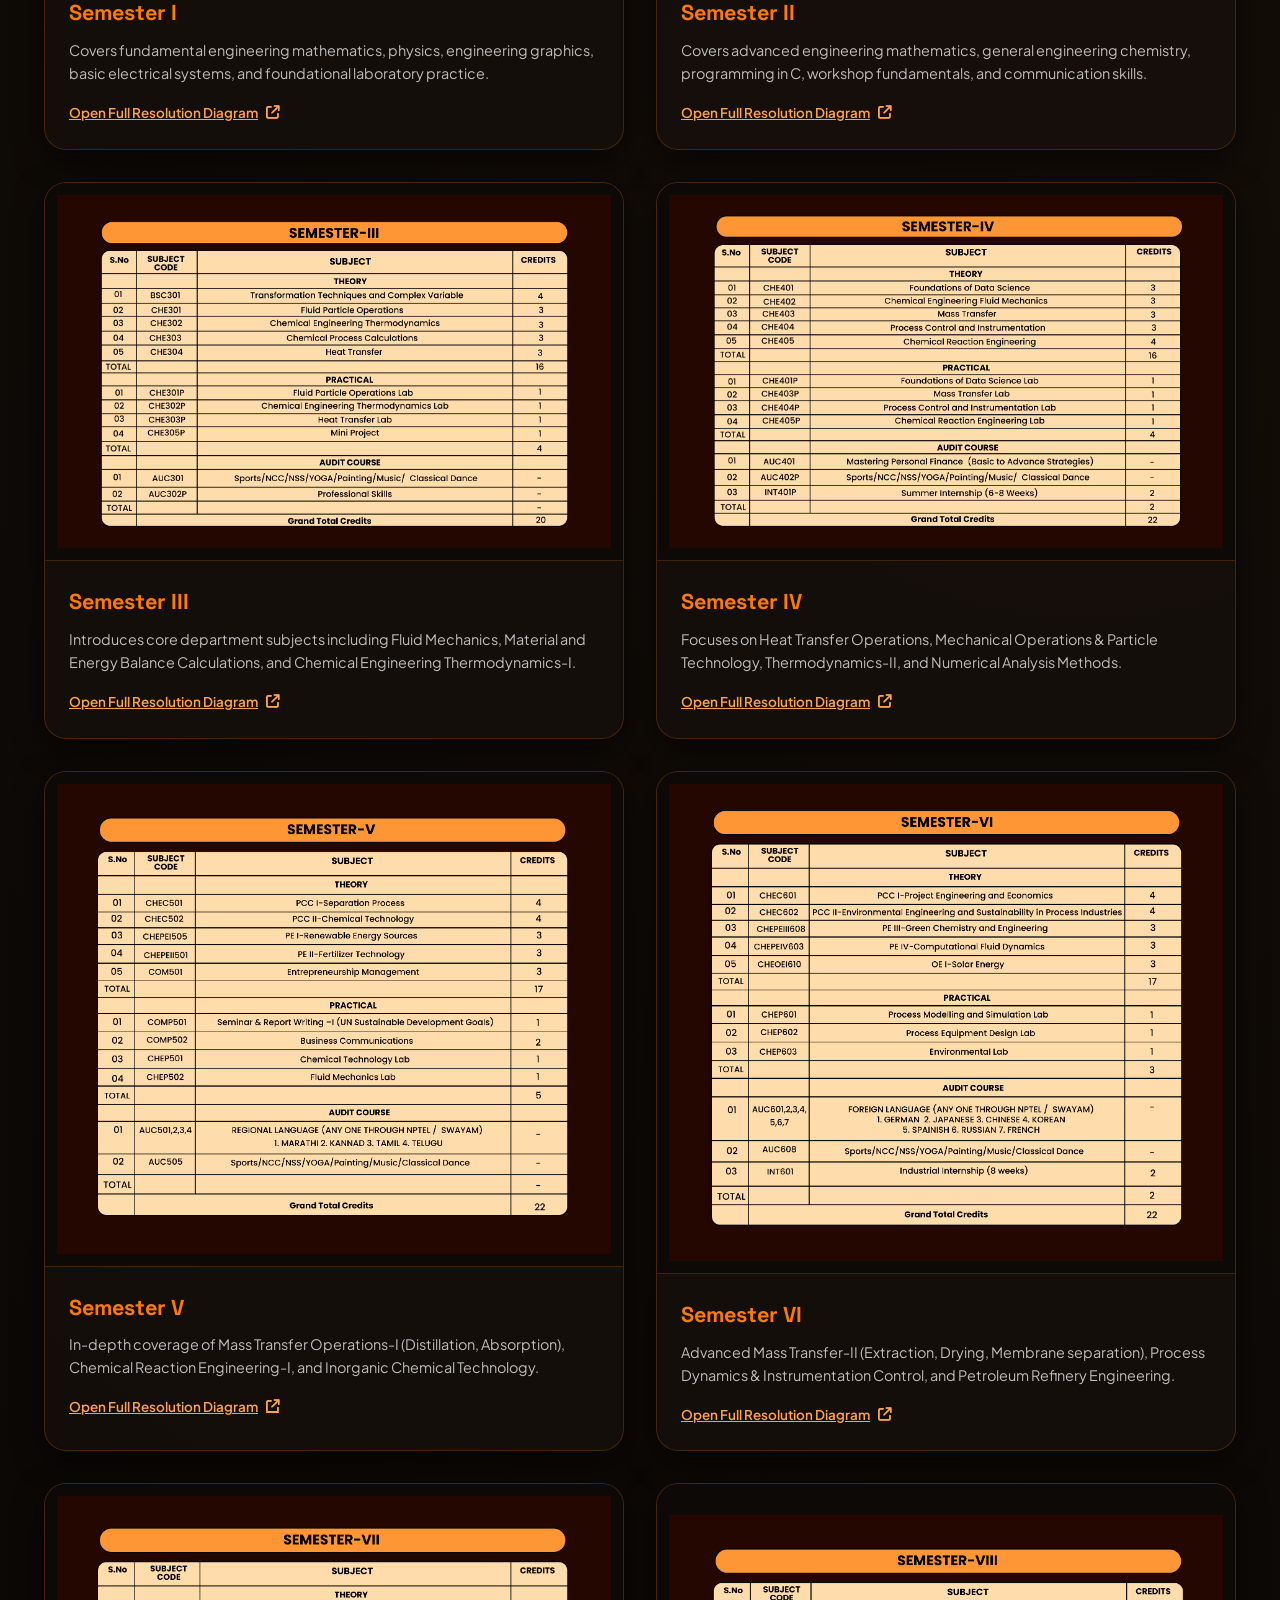
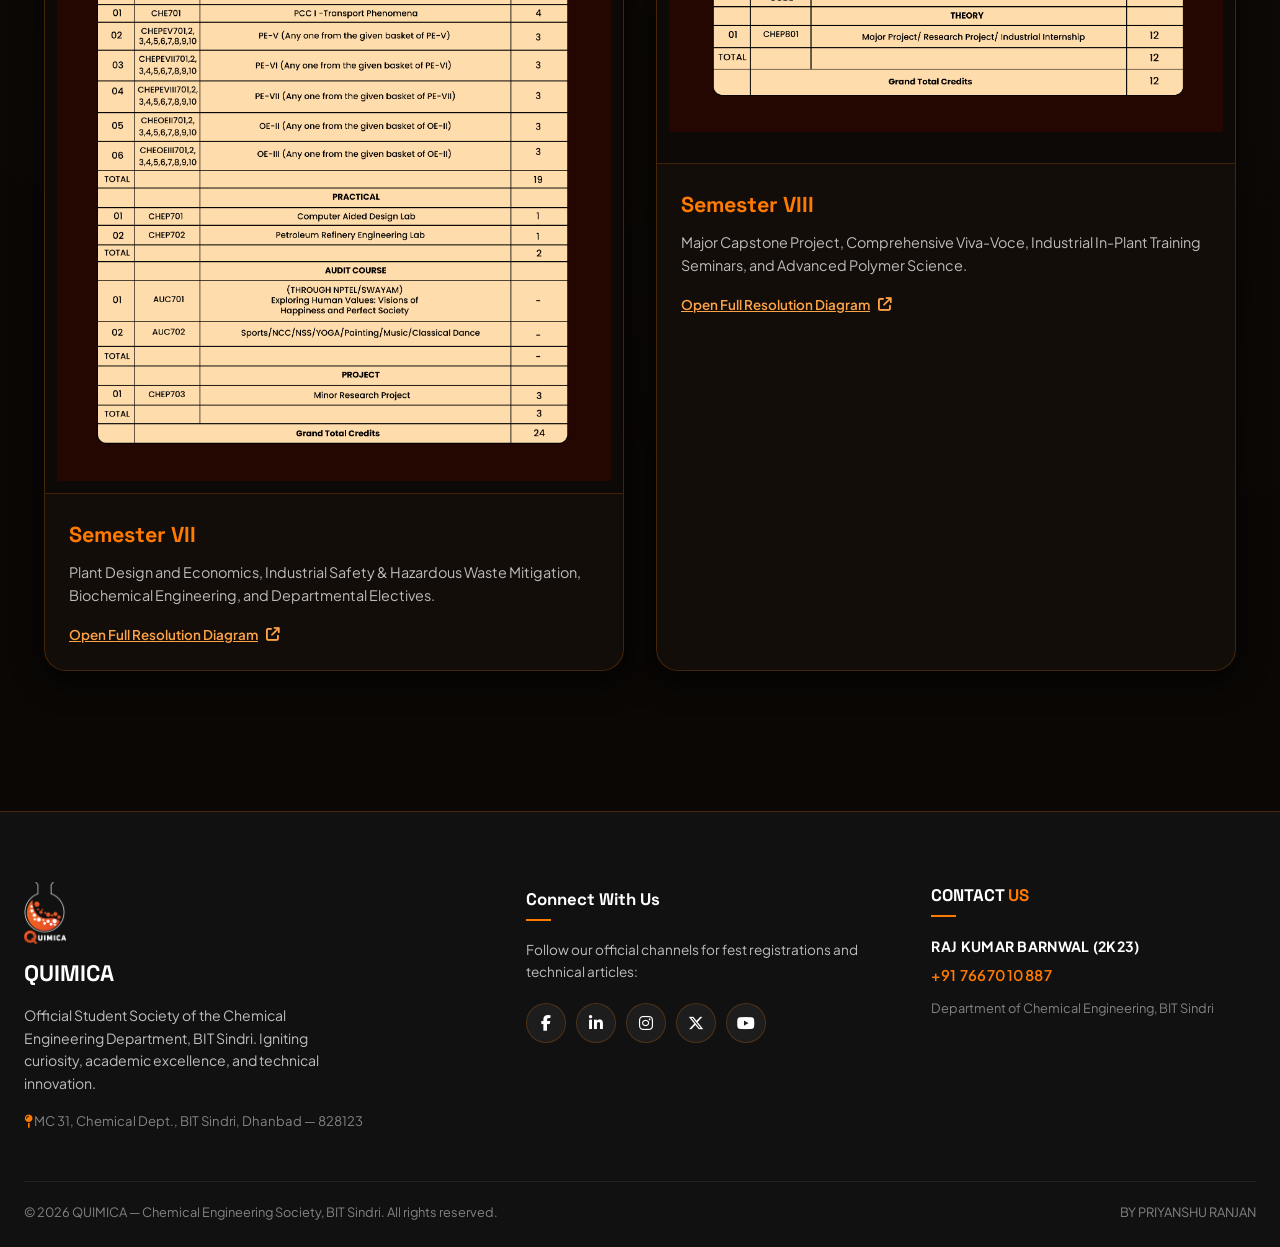
<file: media.html>
<!DOCTYPE html>
<html lang="en">
<head>
  <meta charset="UTF-8" />
  <meta name="viewport" content="width=device-width, initial-scale=1.0" />
  <title>Media &amp; Publications — QUIMICA | BIT Sindri</title>
  
  <link rel="preconnect" href="https://fonts.googleapis.com" />
  <link rel="preconnect" href="https://fonts.gstatic.com" crossorigin />
  <link href="https://fonts.googleapis.com/css2?family=Plus+Jakarta+Sans:wght@400;500;600;700;800&family=Poppins:wght@400;600;700;800&family=Space+Grotesk:wght@500;700;800&display=swap" rel="stylesheet" />
  <link rel="stylesheet" href="https://cdnjs.cloudflare.com/ajax/libs/font-awesome/6.5.1/css/all.min.css" />
  <link rel="stylesheet" href="style.css" />

  <style>
    /* Specific styling for enlarged curriculum & segregated media galleries */
    .gallery-category-title {
      font-family: var(--font-heading);
      font-size: 1.4rem;
      color: #FFFFFF;
      margin: 36px 0 18px;
      display: flex;
      align-items: center;
      gap: 12px;
    }

    .gallery-category-title::before {
      content: "";
      width: 4px;
      height: 22px;
      background: var(--primary-orange);
      border-radius: var(--radius-full);
    }

    .curriculum-grid-large {
      display: grid;
      grid-template-columns: repeat(auto-fit, minmax(480px, 1fr));
      gap: 32px;
    }

    .curriculum-card-large {
      background: var(--bg-card);
      border: 1.5px solid var(--orange-border);
      border-radius: var(--radius-lg);
      overflow: hidden;
      display: flex;
      flex-direction: column;
      box-shadow: 0 10px 30px rgba(0, 0, 0, 0.6);
      transition: all var(--transition-normal);
    }

    .curriculum-card-large:hover {
      border-color: var(--primary-orange);
      transform: translateY(-5px);
      box-shadow: 0 16px 36px rgba(255, 122, 0, 0.22);
    }

    .curriculum-img-large {
      width: 100%;
      height: auto;
      min-height: 280px;
      object-fit: contain;
      background: #0d0906;
      border-bottom: 1.5px solid var(--orange-border);
      padding: 12px;
    }

    .curriculum-card-large-body {
      padding: 24px;
    }

    .curriculum-card-large-body h3 {
      font-family: var(--font-heading);
      font-size: 1.35rem;
      color: var(--primary-orange);
      margin-bottom: 8px;
    }

    .curriculum-card-large-body p {
      font-size: 0.9rem;
      color: var(--text-muted);
      line-height: 1.6;
      margin-bottom: 14px;
    }

    .view-sheet-btn {
      display: inline-flex;
      align-items: center;
      gap: 8px;
      font-size: 0.84rem;
      color: var(--light-orange);
      font-weight: 600;
      text-decoration: underline;
    }

    .view-sheet-btn:hover {
      color: var(--primary-orange);
    }

    @media (max-width: 600px) {
      .curriculum-grid-large {
        grid-template-columns: 1fr;
      }
    }
  </style>
</head>
<body>

  <!-- NAVBAR -->
  <header class="nav-wrapper">
    <nav class="navbar">
      <a href="index.html" class="nav-brand">
        <img src="assets/quimicaLogoWhite.png" alt="QUIMICA Logo" onerror="this.src='assets/chemshot.png'" />
        <div>
          <span class="nav-brand-title">QUIMICA</span>
          <span class="nav-brand-sub">BIT Sindri</span>
        </div>
      </a>

      <input type="checkbox" id="nav-toggle" class="nav-toggle-input" />
      <label for="nav-toggle" class="nav-toggle-label"><i class="fas fa-bars"></i></label>

      <div class="nav-center">
        <ul class="nav-menu">
          <li class="nav-item"><a href="index.html" class="nav-link">Home</a></li>
          
          <li class="nav-item dropdown">
            <a href="index.html#about" class="nav-link">About <i class="fas fa-chevron-down" style="font-size:0.6rem;"></i></a>
            <ul class="dropdown-menu">
              <li><a href="index.html#about">About Society</a></li>
              <li><a href="faculty.html">Faculty</a></li>
              <li><a href="team.html">Our Team</a></li>
            </ul>
          </li>

          <li class="nav-item dropdown">
            <a href="events.html" class="nav-link">Events <i class="fas fa-chevron-down" style="font-size:0.6rem;"></i></a>
            <ul class="dropdown-menu">
              <li><a href="index.html#featured">Quimica'26</a></li>
              <li><a href="events.html">All Events &amp; Fests</a></li>
            </ul>
          </li>

          <!-- Media Dropdown (Active) -->
          <li class="nav-item dropdown">
            <a href="media.html" class="nav-link active">Media &amp; Publications <i class="fas fa-chevron-down" style="font-size:0.6rem;"></i></a>
            <ul class="dropdown-menu">
              <li><a href="gallery.html">Society Gallery</a></li>
              <li><a href="magazine.html">Annual Magazines</a></li>
              <li><a href="academics.html">Course Structure</a></li>
            </ul>
          </li>
        </ul>

        <a href="#contact" class="nav-contact-btn">
          Contact Us <i class="fas fa-arrow-right" style="font-size:0.75rem;"></i>
        </a>
      </div>
    </nav>
  </header>

  <!-- PAGE HERO HEADER -->
  <section class="section-container subpage-hero" style="padding-bottom: 10px;">
    <div class="section-header">
      <span class="section-tag">Archive, Magazines &amp; Syllabus</span>
      <h1 class="section-title">Media &amp; <span class="gradient-text">Publications</span></h1>
      <div class="section-divider"></div>
      <p style="color: var(--text-muted); max-width: 650px; margin: 18px auto 0; font-size: 0.95rem;">
        Explore segregated photo collections, read downloadable issues of our annual technical magazines, and inspect high-resolution semester syllabus structures.
      </p>
    </div>
  </section>

  <!-- ==========================================================================
       SECTION 1: SOCIETY GALLERY (SEGREGATED BY EVENT)
       ========================================================================== -->
  <section class="section-container" id="gallery" style="padding-top: 20px;">
    <div class="section-header">
      <span class="section-tag">Visual Chronicles</span>
      <h2 class="section-title">Society <span class="gradient-text">Gallery</span></h2>
      <div class="section-divider"></div>
    </div>

    <!-- Category 1: Quimica'26 -->
    <h3 class="gallery-category-title">Quimica '26 Collection</h3>
    <div class="gallery-grid">
      <div class="gallery-item"><img src="assets/gallery/Quimica26/image1.jpg" alt="Quimica 26 Photo 1" /></div>
      <div class="gallery-item"><img src="assets/gallery/Quimica26/image2.jpg" alt="Quimica 26 Photo 2" /></div>
      <div class="gallery-item"><img src="assets/gallery/Quimica26/image3.jpg" alt="Quimica 26 Photo 3" /></div>
      <div class="gallery-item"><img src="assets/gallery/Quimica26/image4.jpg" alt="Quimica 26 Photo 4" /></div>

    </div>

    <!-- Category 2: Orientation'25 -->
    <h3 class="gallery-category-title">Orientation '25 Gathering</h3>
    <div class="gallery-grid">
      <div class="gallery-item"><img src="assets/gallery/Orientation25/image2.JPG" alt="Orientation 25 Keynote" /></div>
      <div class="gallery-item"><img src="assets/gallery/Orientation25/image4.JPG" alt="Orientation 25 Presentation" /></div>
      <div class="gallery-item"><img src="assets/gallery/Orientation25/image5.JPG" alt="Orientation 25 Faculty" /></div>
      <div class="gallery-item"><img src="assets/gallery/Orientation25/image8.jpeg" alt="Orientation 25 Session" /></div>
      <div class="gallery-item"><img src="assets/gallery/Orientation25/image11.jpeg" alt="Orientation 25 Audience" /></div>
      <div class="gallery-item"><img src="assets/gallery/Orientation25/image12.jpeg" alt="Orientation 25 Interaction" /></div>
      <div class="gallery-item"><img src="assets/gallery/Orientation25/image14.jpeg" alt="Orientation 25 Team" /></div>
      <div class="gallery-item"><img src="assets/gallery/Orientation25/image20.jpeg" alt="Orientation 25 Mentors" /></div>
  
      <div class="gallery-item"><img src="assets/gallery/Orientation25/image29.JPG" alt="Orientation 25 Students" /></div>
      <div class="gallery-item"><img src="assets/gallery/Orientation25/image30.JPG" alt="Orientation 25 Group" /></div>
      <div class="gallery-item"><img src="assets/gallery/Orientation25/image33.JPG" alt="Orientation 25 Stage" /></div>
    </div>

    <!-- Category 3: Quimica'25 -->
    <h3 class="gallery-category-title">Quimica '25 Highlights</h3>
    <div class="gallery-grid">
      <div class="gallery-item"><img src="assets/gallery/Quimica25/image3.JPG" alt="Quimica 25 Stage" /></div>
      <div class="gallery-item"><img src="assets/gallery/Quimica25/image5.JPG" alt="Quimica 25 Speakers" /></div>
      <div class="gallery-item"><img src="assets/gallery/Quimica25/image7.JPG" alt="Quimica 25 Workshops" /></div>
      <div class="gallery-item"><img src="assets/gallery/Quimica25/image10.JPG" alt="Quimica 25 Fest Gathering" /></div>
      <div class="gallery-item"><img src="assets/gallery/Quimica25/image14.JPG" alt="Quimica 25 Competition" /></div>
      <div class="gallery-item"><img src="assets/gallery/Quimica25/image17.JPG" alt="Quimica 25 Team" /></div>
      <div class="gallery-item"><img src="assets/gallery/Quimica25/image18.JPG" alt="Quimica 25 Presentation" /></div>
      <div class="gallery-item"><img src="assets/gallery/Quimica25/image20.JPG" alt="Quimica 25 Panel" /></div>
    </div>

    <!-- Category 4: Quimica'23 -->
    <h3 class="gallery-category-title">Quimica '23 Inaugural Edition</h3>
    <div class="gallery-grid">
      <div class="gallery-item"><img src="assets/gallery/Quimica23/image1.jpg" alt="Quimica 23 Inauguration" /></div>
      <div class="gallery-item"><img src="assets/gallery/Quimica23/image2.jpg" alt="Quimica 23 Keynote Speech" /></div>
      <div class="gallery-item"><img src="assets/gallery/Quimica23/image7.jpg" alt="Quimica 23 Paper Presentation" /></div>
      <div class="gallery-item"><img src="assets/gallery/Quimica23/image10.jpg" alt="Quimica 23 Attendees" /></div>
      <div class="gallery-item"><img src="assets/gallery/Quimica23/image12.jpg" alt="Quimica 23 Dignitaries" /></div>
      <div class="gallery-item"><img src="assets/gallery/Quimica23/image13.jpg" alt="Quimica 23 Felicitation" /></div>
      <div class="gallery-item"><img src="assets/gallery/Quimica23/image16.jpg" alt="Quimica 23 Technical Fest" /></div>
      <div class="gallery-item"><img src="assets/gallery/Quimica23/image17.jpg" alt="Quimica 23 Awards" /></div>
      <div class="gallery-item"><img src="assets/gallery/Quimica23/image23.jpg" alt="Quimica 23 Gathering" /></div>
      <div class="gallery-item"><img src="assets/gallery/Quimica23/image24.jpg" alt="Quimica 23 Group Photo" /></div>
      <div class="gallery-item"><img src="assets/gallery/Quimica23/image30.jpg" alt="Quimica 23 Celebration" /></div>
    </div>
  </section>

  <!-- ==========================================================================
       SECTION 2: ANNUAL MAGAZINES (DIRECT PDF LINKS)
       ========================================================================== -->
  <section class="section-container" id="magazines">
    <div class="section-header">
      <span class="section-tag">Official Publications</span>
      <h2 class="section-title">Annual <span class="gradient-text">Magazines</span></h2>
      <div class="section-divider"></div>
      <p style="color: var(--text-muted); max-width: 650px; margin: 18px auto 0; font-size: 0.95rem;">
        Click below on any edition to open and read the complete official PDF publication directly in your browser.
      </p>
    </div>

    <div class="events-grid">
      <!-- Magazine 25 -->
      <div class="event-card">
        <div class="event-card-media">
          <img src="assets/magazine25.jpg" alt="Quimica Magazine 2025" />
        </div>
        <div class="event-card-body">
          <h4 class="event-card-title">Quimica Magazine '25</h4>
          <p class="event-card-text">
            Research breakthroughs in green hydrogen, industrial carbon capture, student papers, alumni success stories, and an extensive review of Quimica'25.
          </p>
          <a href="assets/magazine25.pdf" target="_blank" rel="noopener" class="btn btn-primary" style="padding: 10px 20px; font-size: 0.85rem; margin-top: auto;">
            Read Issue (PDF) <i class="fas fa-file-pdf"></i>
          </a>
        </div>
      </div>

      <!-- Magazine 24 -->
      <div class="event-card">
        <div class="event-card-media">
          <img src="assets/magazine24.png" alt="Quimica Magazine 2024" />
        </div>
        <div class="event-card-body">
          <h4 class="event-card-title">Quimica Magazine '24</h4>
          <p class="event-card-text">
            Comprehensive GATE preparation roadmaps, fluid dynamics research, plant safety protocols, and student achievements across prestigious PSUs.
          </p>
          <a href="assets/magazine24.pdf" target="_blank" rel="noopener" class="btn btn-primary" style="padding: 10px 20px; font-size: 0.85rem; margin-top: auto;">
            Read Issue (PDF) <i class="fas fa-file-pdf"></i>
          </a>
        </div>
      </div>

      <!-- Magazine 23 -->
      <div class="event-card">
        <div class="event-card-media">
          <img src="assets/magazine23.png" alt="Quimica Magazine 2023" />
        </div>
        <div class="event-card-body">
          <h4 class="event-card-title">Quimica Magazine '23</h4>
          <p class="event-card-text">
            The inaugural volume highlighting the historical legacy of the Chemical Engineering Department at BIT Sindri, foundational research, and inaugural fest chronicles.
          </p>
          <a href="assets/magazine23.pdf" target="_blank" rel="noopener" class="btn btn-primary" style="padding: 10px 20px; font-size: 0.85rem; margin-top: auto;">
            Read Issue (PDF) <i class="fas fa-file-pdf"></i>
          </a>
        </div>
      </div>
    </div>
  </section>

  <!-- ==========================================================================
       SECTION 3: BIGGER & READABLE COURSE STRUCTURE
       ========================================================================== -->
  <section class="section-container" id="academics">
    <div class="section-header">
      <span class="section-tag">Undergraduate Curriculum</span>
      <h2 class="section-title">Course <span class="gradient-text">Structure</span></h2>
      <div class="section-divider"></div>
      <p style="color: var(--text-muted); max-width: 650px; margin: 18px auto 0; font-size: 0.95rem;">
        Detailed semester-wise syllabus breakdown and course pathways for B.Tech in Chemical Engineering at BIT Sindri.
      </p>
    </div>

    <div class="curriculum-grid-large">
      
      <!-- Semester I -->
      <div class="curriculum-card-large">
        <img src="assets/sem1.png" alt="Semester I Course Structure" class="curriculum-img-large" />
        <div class="curriculum-card-large-body">
          <h3>Semester I</h3>
          <p>Covers fundamental engineering mathematics, physics, engineering graphics, basic electrical systems, and foundational laboratory practice.</p>
          <a href="assets/sem1.png" target="_blank" class="view-sheet-btn">Open Full Resolution Diagram <i class="fas fa-arrow-up-right-from-square"></i></a>
        </div>
      </div>

      <!-- Semester II -->
      <div class="curriculum-card-large">
        <img src="assets/sem2.png" alt="Semester II Course Structure" class="curriculum-img-large" />
        <div class="curriculum-card-large-body">
          <h3>Semester II</h3>
          <p>Covers advanced engineering mathematics, general engineering chemistry, programming in C, workshop fundamentals, and communication skills.</p>
          <a href="assets/sem2.png" target="_blank" class="view-sheet-btn">Open Full Resolution Diagram <i class="fas fa-arrow-up-right-from-square"></i></a>
        </div>
      </div>

      <!-- Semester III -->
      <div class="curriculum-card-large">
        <img src="assets/sem3.png" alt="Semester III Course Structure" class="curriculum-img-large" />
        <div class="curriculum-card-large-body">
          <h3>Semester III</h3>
          <p>Introduces core department subjects including Fluid Mechanics, Material and Energy Balance Calculations, and Chemical Engineering Thermodynamics-I.</p>
          <a href="assets/sem3.png" target="_blank" class="view-sheet-btn">Open Full Resolution Diagram <i class="fas fa-arrow-up-right-from-square"></i></a>
        </div>
      </div>

      <!-- Semester IV -->
      <div class="curriculum-card-large">
        <img src="assets/sem4.png" alt="Semester IV Course Structure" class="curriculum-img-large" />
        <div class="curriculum-card-large-body">
          <h3>Semester IV</h3>
          <p>Focuses on Heat Transfer Operations, Mechanical Operations &amp; Particle Technology, Thermodynamics-II, and Numerical Analysis Methods.</p>
          <a href="assets/sem4.png" target="_blank" class="view-sheet-btn">Open Full Resolution Diagram <i class="fas fa-arrow-up-right-from-square"></i></a>
        </div>
      </div>

      <!-- Semester V -->
      <div class="curriculum-card-large">
        <img src="assets/sem5.png" alt="Semester V Course Structure" class="curriculum-img-large" />
        <div class="curriculum-card-large-body">
          <h3>Semester V</h3>
          <p>In-depth coverage of Mass Transfer Operations-I (Distillation, Absorption), Chemical Reaction Engineering-I, and Inorganic Chemical Technology.</p>
          <a href="assets/sem5.png" target="_blank" class="view-sheet-btn">Open Full Resolution Diagram <i class="fas fa-arrow-up-right-from-square"></i></a>
        </div>
      </div>

      <!-- Semester VI -->
      <div class="curriculum-card-large">
        <img src="assets/sem6.png" alt="Semester VI Course Structure" class="curriculum-img-large" />
        <div class="curriculum-card-large-body">
          <h3>Semester VI</h3>
          <p>Advanced Mass Transfer-II (Extraction, Drying, Membrane separation), Process Dynamics &amp; Instrumentation Control, and Petroleum Refinery Engineering.</p>
          <a href="assets/sem6.png" target="_blank" class="view-sheet-btn">Open Full Resolution Diagram <i class="fas fa-arrow-up-right-from-square"></i></a>
        </div>
      </div>

      <!-- Semester VII -->
      <div class="curriculum-card-large">
        <img src="assets/sem7.png" alt="Semester VII Course Structure" class="curriculum-img-large" />
        <div class="curriculum-card-large-body">
          <h3>Semester VII</h3>
          <p>Plant Design and Economics, Industrial Safety &amp; Hazardous Waste Mitigation, Biochemical Engineering, and Departmental Electives.</p>
          <a href="assets/sem7.png" target="_blank" class="view-sheet-btn">Open Full Resolution Diagram <i class="fas fa-arrow-up-right-from-square"></i></a>
        </div>
      </div>

      <!-- Semester VIII -->
      <div class="curriculum-card-large">
        <img src="assets/sem8.png" alt="Semester VIII Course Structure" class="curriculum-img-large" />
        <div class="curriculum-card-large-body">
          <h3>Semester VIII</h3>
          <p>Major Capstone Project, Comprehensive Viva-Voce, Industrial In-Plant Training Seminars, and Advanced Polymer Science.</p>
          <a href="assets/sem8.png" target="_blank" class="view-sheet-btn">Open Full Resolution Diagram <i class="fas fa-arrow-up-right-from-square"></i></a>
        </div>
      </div>

    </div>
  </section>

  <!-- FOOTER (EXACTLY MATCHING SPECIFIED SCREENSHOT) -->
  <footer class="site-footer" id="contact">
    <div class="footer-container">
      <!-- Col 1: Brand -->
      <div class="footer-brand">
        <img src="assets/quimicaLogoWhite.png" alt="QUIMICA Logo" onerror="this.src='assets/chemshot.png'" />
        <span class="footer-brand-title">QUIMICA</span>
        <p class="footer-desc">
          Official Student Society of the Chemical Engineering Department, BIT Sindri. Igniting curiosity, academic excellence, and technical innovation.
        </p>
        <p style="font-size:0.82rem;color:var(--text-dim); margin-top: 14px;">
          <i class="fas fa-map-pin orange-text"></i> MC 31, Chemical Dept., BIT Sindri, Dhanbad — 828123
        </p>
      </div>

      <!-- Col 2: Socials -->
      <div class="footer-social-section">
        <h4 class="footer-heading">Connect With Us</h4>
        <p style="font-size: 0.85rem; color: var(--text-muted); margin-bottom: 20px; margin-top: 4px;">
          Follow our official channels for fest registrations and technical articles:
        </p>
        <div class="footer-social-icons">
          <a href="https://www.facebook.com/quimicabits" target="_blank" rel="noopener" class="social-btn" title="Facebook"><i class="fab fa-facebook-f"></i></a>
          <a href="https://www.linkedin.com/company/quimica-bit-sindri/" target="_blank" rel="noopener" class="social-btn" title="LinkedIn"><i class="fab fa-linkedin-in"></i></a>
          <a href="https://www.instagram.com/quimicabits_blog/" target="_blank" rel="noopener" class="social-btn" title="Instagram"><i class="fab fa-instagram"></i></a>
          <a href="https://x.com/Quimica_BITS" target="_blank" rel="noopener" class="social-btn" title="X (Twitter)"><i class="fab fa-x-twitter"></i></a>
          <a href="https://www.youtube.com/@quimicabits8163" target="_blank" rel="noopener" class="social-btn" title="YouTube"><i class="fab fa-youtube"></i></a>
        </div>
      </div>

      <!-- Col 3: Direct Contact Details -->
      <div>
        <h4 class="footer-heading">CONTACT <span class="orange-text">US</span></h4>
        <div style="font-size: 0.88rem; color: #FFF; font-weight: 700; margin-bottom: 6px; letter-spacing: 0.3px;">
          RAJ KUMAR BARNWAL (2K23)
        </div>
        <div style="font-size: 0.92rem; color: var(--primary-orange); font-weight: 600; margin-bottom: 12px; letter-spacing: 0.5px;">
          +91 7667010887
        </div>
        <p style="font-size: 0.8rem; color: var(--text-dim); line-height: 1.5;">
          Department of Chemical Engineering, BIT Sindri
        </p>
      </div>
    </div>

    <div class="footer-bottom">
      <div>&copy; 2026 QUIMICA — Chemical Engineering Society, BIT Sindri. All rights reserved.</div>
      <div>BY PRIYANSHU RANJAN</div>
    </div>
  </footer>

</body>
</html>
</file>
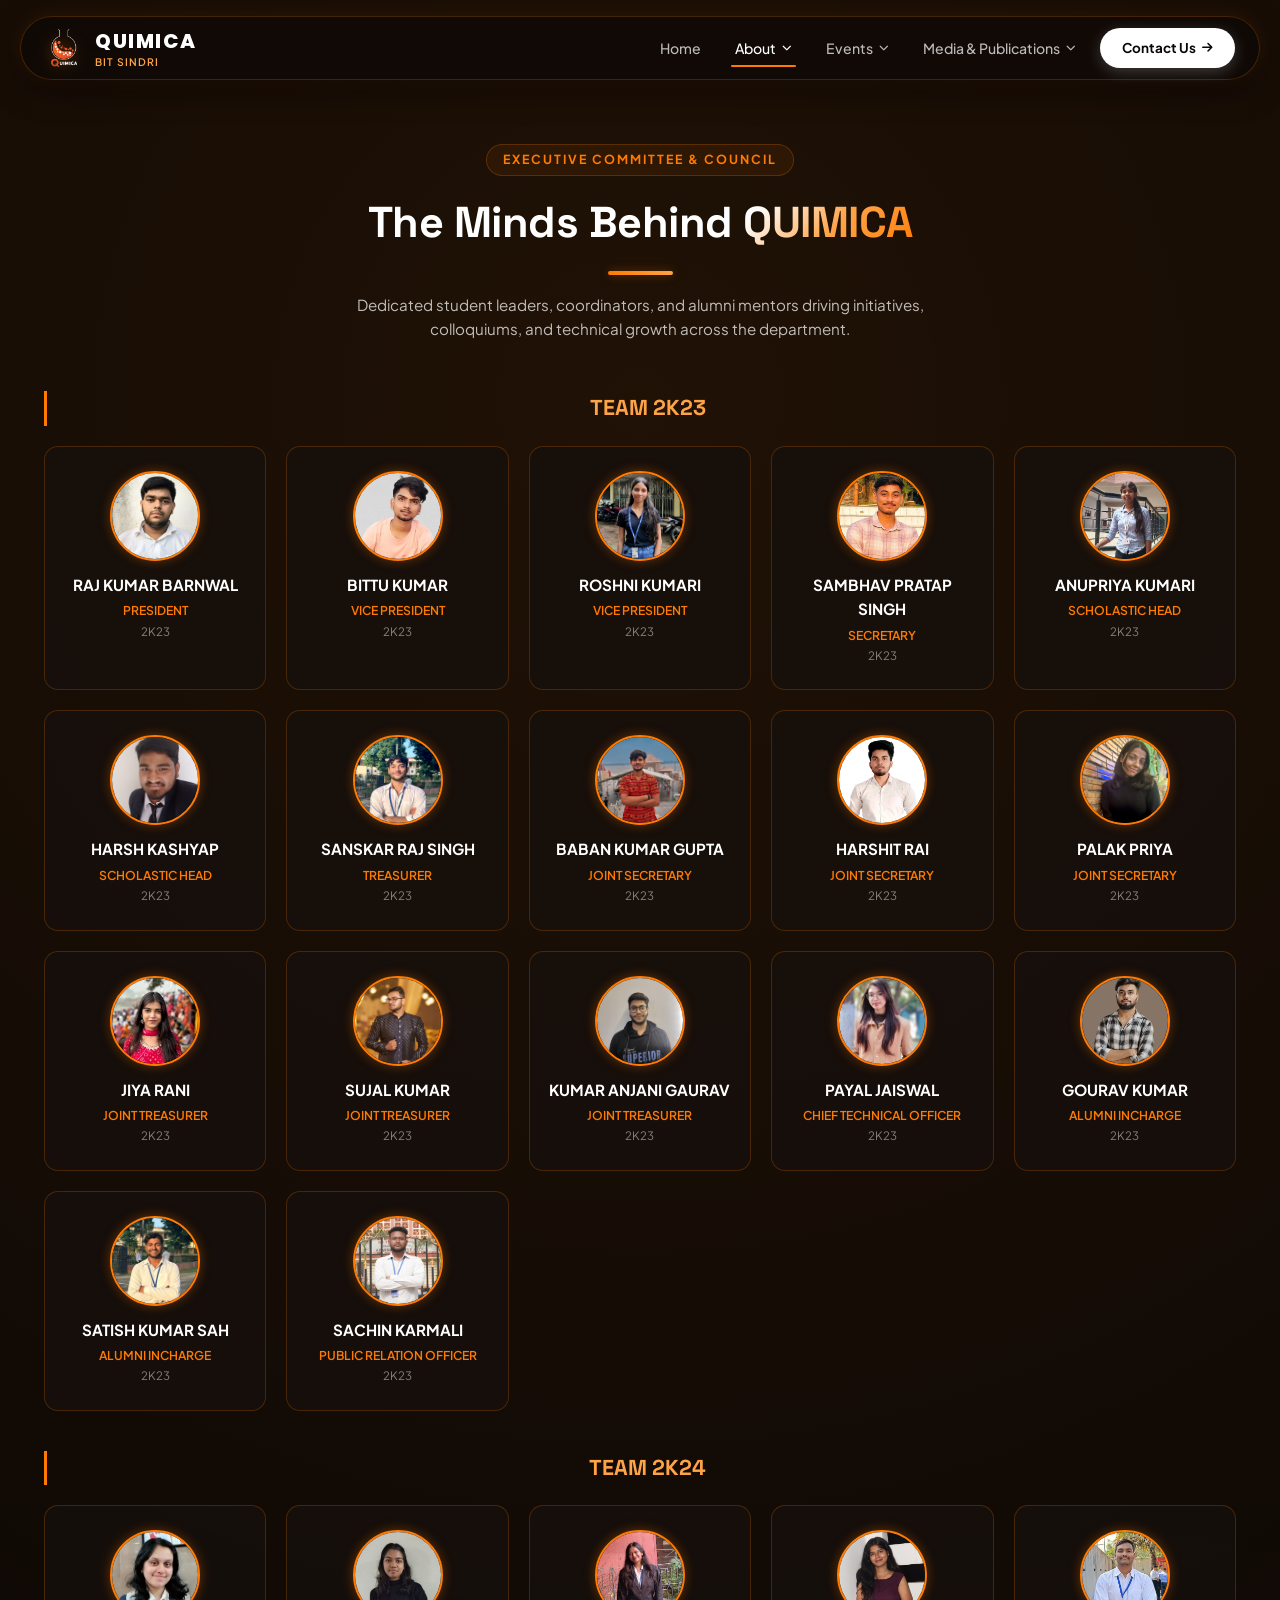
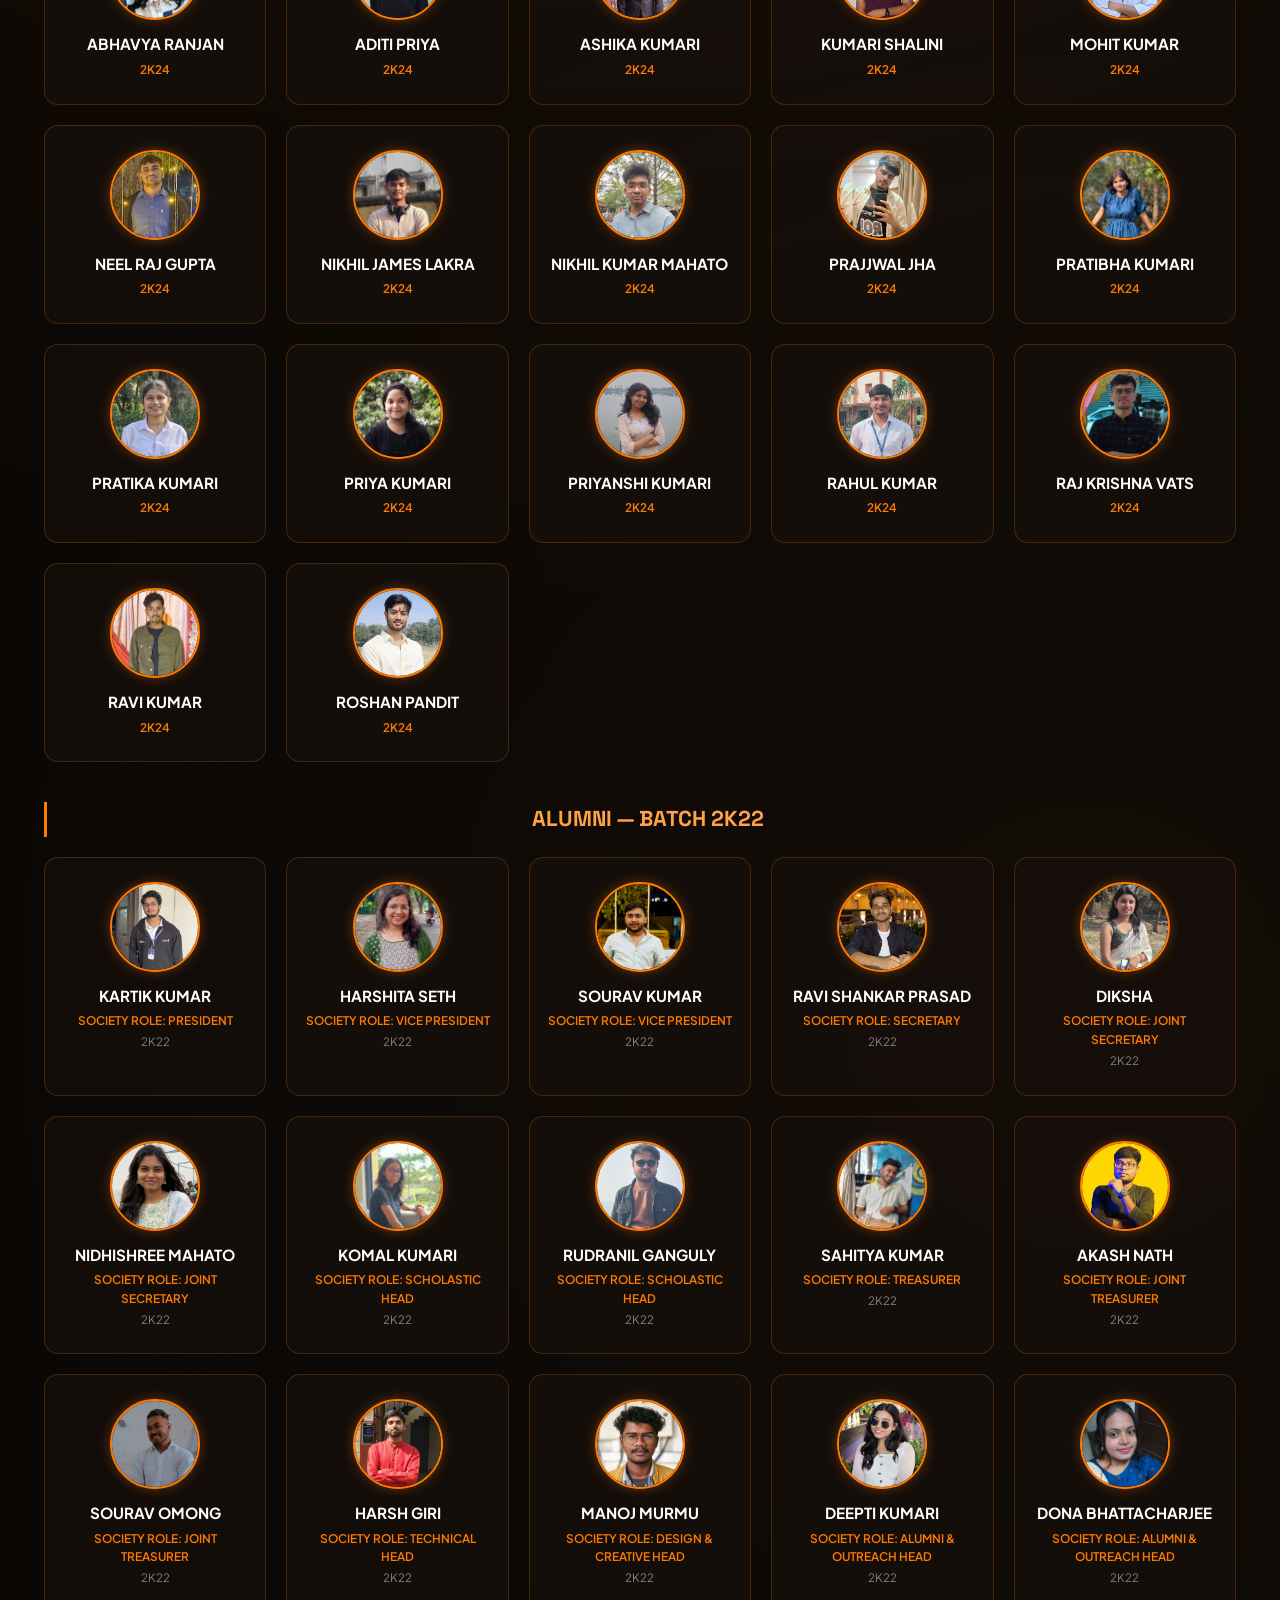
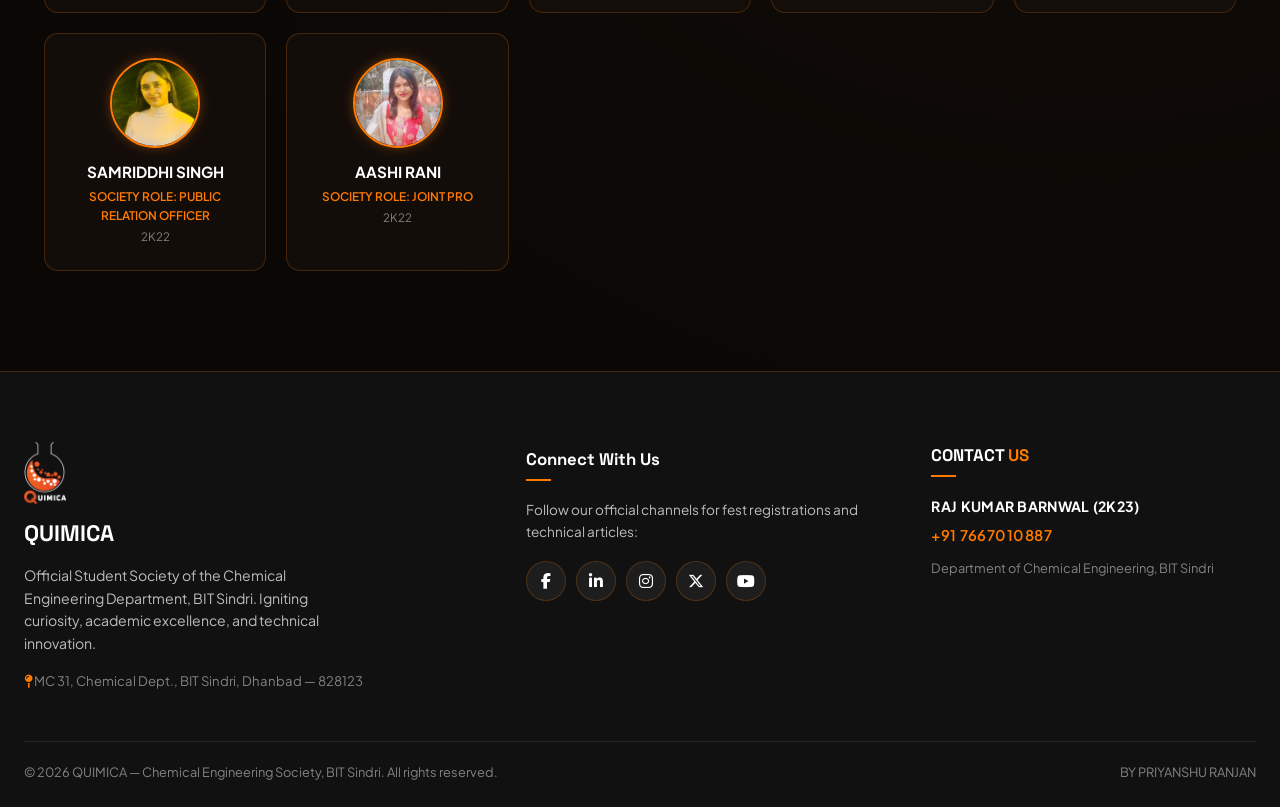
<file: team.html>
<!DOCTYPE html>
<html lang="en">
<head>
  <meta charset="UTF-8" />
  <meta name="viewport" content="width=device-width, initial-scale=1.0" />
  <title>Our Team — QUIMICA | BIT Sindri</title>
  
  <link rel="preconnect" href="https://fonts.googleapis.com" />
  <link rel="preconnect" href="https://fonts.gstatic.com" crossorigin />
  <link href="https://fonts.googleapis.com/css2?family=Plus+Jakarta+Sans:wght@400;500;600;700;800&family=Poppins:wght@400;600;700;800&family=Space+Grotesk:wght@500;700;800&display=swap" rel="stylesheet" />
  <link rel="stylesheet" href="https://cdnjs.cloudflare.com/ajax/libs/font-awesome/6.5.1/css/all.min.css" />
  <link rel="stylesheet" href="style.css" />
</head>
<body>

  <!-- NAVBAR -->
  <header class="nav-wrapper">
    <nav class="navbar">
      <a href="index.html" class="nav-brand">
        <img src="assets/quimicaLogoWhite.png" alt="QUIMICA Logo" onerror="this.src='assets/chemshot.png'" />
        <div>
          <span class="nav-brand-title">QUIMICA</span>
          <span class="nav-brand-sub">BIT Sindri</span>
        </div>
      </a>

      <input type="checkbox" id="nav-toggle" class="nav-toggle-input" />
      <label for="nav-toggle" class="nav-toggle-label"><i class="fas fa-bars"></i></label>

      <div class="nav-center">
        <ul class="nav-menu">
          <li class="nav-item"><a href="index.html" class="nav-link">Home</a></li>
          
          <li class="nav-item dropdown">
            <a href="index.html#about" class="nav-link active">About <i class="fas fa-chevron-down" style="font-size:0.6rem;"></i></a>
            <ul class="dropdown-menu">
              <li><a href="index.html#about">About Society</a></li>
              <li><a href="faculty.html">Faculty</a></li>
              <li><a href="team.html">Our Team</a></li>
            </ul>
          </li>

          <li class="nav-item dropdown">
            <a href="events.html" class="nav-link">Events <i class="fas fa-chevron-down" style="font-size:0.6rem;"></i></a>
            <ul class="dropdown-menu">
              <li><a href="index.html#featured">Quimica'26</a></li>
              <li><a href="events.html">All Events &amp; Fests</a></li>
            </ul>
          </li>

          <li class="nav-item dropdown">
            <a href="media.html" class="nav-link">Media &amp; Publications <i class="fas fa-chevron-down" style="font-size:0.6rem;"></i></a>
            <ul class="dropdown-menu">
              <li><a href="gallery.html">Society Gallery</a></li>
              <li><a href="magazine.html">Annual Magazines</a></li>
              <li><a href="academics.html">Course Structure</a></li>
            </ul>
          </li>
        </ul>

        <a href="#contact" class="nav-contact-btn">
          Contact Us <i class="fas fa-arrow-right" style="font-size:0.75rem;"></i>
        </a>
      </div>
    </nav>
  </header>

  <!-- PAGE HERO HEADER -->
  <section class="section-container subpage-hero">
    <div class="section-header">
      <span class="section-tag">Executive Committee &amp; Council</span>
      <h1 class="section-title">The Minds Behind <span class="gradient-text">QUIMICA</span></h1>
      <div class="section-divider"></div>
      <p style="color: var(--text-muted); max-width: 650px; margin: 18px auto 0; font-size: 0.95rem;">
        Dedicated student leaders, coordinators, and alumni mentors driving initiatives, colloquiums, and technical growth across the department.
      </p>
    </div>

    <!-- 1. TEAM 2K23 -->
    <h3 class="batch-heading">TEAM 2K23</h3>
    <div class="people-grid">
      <!-- 1 -->
      <div class="person-card">
        <img class="person-avatar" src="assets/team23/rajsir.jpeg" alt="Raj Kumar Barnwal" />
        <h4 style="font-size: 0.95rem; font-weight: 700; margin-bottom: 4px; color: #FFF;">RAJ KUMAR BARNWAL</h4>
        <div style="font-size: 0.76rem; color: var(--primary-orange); font-weight: 600; margin-bottom: 2px;">PRESIDENT</div>
        <div style="font-size: 0.72rem; color: var(--text-dim);">2K23</div>
      </div>

      <!-- 2 -->
      <div class="person-card">
        <img class="person-avatar" src="assets/team23/bittusir.jpg" alt="Bittu Kumar" />
        <h4 style="font-size: 0.95rem; font-weight: 700; margin-bottom: 4px; color: #FFF;">BITTU KUMAR</h4>
        <div style="font-size: 0.76rem; color: var(--primary-orange); font-weight: 600; margin-bottom: 2px;">VICE PRESIDENT</div>
        <div style="font-size: 0.72rem; color: var(--text-dim);">2K23</div>
      </div>

      <!-- 3 -->
      <div class="person-card">
        <img class="person-avatar" src="assets/team23/roshnimam.jpg" alt="Roshni Kumari" />
        <h4 style="font-size: 0.95rem; font-weight: 700; margin-bottom: 4px; color: #FFF;">ROSHNI KUMARI</h4>
        <div style="font-size: 0.76rem; color: var(--primary-orange); font-weight: 600; margin-bottom: 2px;">VICE PRESIDENT</div>
        <div style="font-size: 0.72rem; color: var(--text-dim);">2K23</div>
      </div>

      <!-- 4 -->
      <div class="person-card">
        <img class="person-avatar" src="assets/team23/sambhavsir.jpeg" alt="Sambhav Pratap Singh" />
        <h4 style="font-size: 0.95rem; font-weight: 700; margin-bottom: 4px; color: #FFF;">SAMBHAV PRATAP SINGH</h4>
        <div style="font-size: 0.76rem; color: var(--primary-orange); font-weight: 600; margin-bottom: 2px;">SECRETARY</div>
        <div style="font-size: 0.72rem; color: var(--text-dim);">2K23</div>
      </div>

      <!-- 5 -->
      <div class="person-card">
        <img class="person-avatar" src="assets/team23/anupriyamam.jpg" alt="Anupriya Kumari" />
        <h4 style="font-size: 0.95rem; font-weight: 700; margin-bottom: 4px; color: #FFF;">ANUPRIYA KUMARI</h4>
        <div style="font-size: 0.76rem; color: var(--primary-orange); font-weight: 600; margin-bottom: 2px;">SCHOLASTIC HEAD</div>
        <div style="font-size: 0.72rem; color: var(--text-dim);">2K23</div>
      </div>

      <!-- 6 -->
      <div class="person-card">
        <img class="person-avatar" src="assets/team23/harshsir.jpg" alt="Harsh Kashyap" />
        <h4 style="font-size: 0.95rem; font-weight: 700; margin-bottom: 4px; color: #FFF;">HARSH KASHYAP</h4>
        <div style="font-size: 0.76rem; color: var(--primary-orange); font-weight: 600; margin-bottom: 2px;">SCHOLASTIC HEAD</div>
        <div style="font-size: 0.72rem; color: var(--text-dim);">2K23</div>
      </div>

      <!-- 7 -->
      <div class="person-card">
        <img class="person-avatar" src="assets/team23/sanskarsir.jpeg" alt="Sanskar Raj Singh" />
        <h4 style="font-size: 0.95rem; font-weight: 700; margin-bottom: 4px; color: #FFF;">SANSKAR RAJ SINGH</h4>
        <div style="font-size: 0.76rem; color: var(--primary-orange); font-weight: 600; margin-bottom: 2px;">TREASURER</div>
        <div style="font-size: 0.72rem; color: var(--text-dim);">2K23</div>
      </div>

      <!-- 8 -->
      <div class="person-card">
        <img class="person-avatar" src="assets/team23/babansir.JPG" alt="Baban Kumar Gupta" />
        <h4 style="font-size: 0.95rem; font-weight: 700; margin-bottom: 4px; color: #FFF;">BABAN KUMAR GUPTA</h4>
        <div style="font-size: 0.76rem; color: var(--primary-orange); font-weight: 600; margin-bottom: 2px;">JOINT SECRETARY</div>
        <div style="font-size: 0.72rem; color: var(--text-dim);">2K23</div>
      </div>

      <!-- 9 -->
      <div class="person-card">
        <img class="person-avatar" src="assets/team23/harshitsir.jpeg" alt="Harshit Rai" />
        <h4 style="font-size: 0.95rem; font-weight: 700; margin-bottom: 4px; color: #FFF;">HARSHIT RAI</h4>
        <div style="font-size: 0.76rem; color: var(--primary-orange); font-weight: 600; margin-bottom: 2px;">JOINT SECRETARY</div>
        <div style="font-size: 0.72rem; color: var(--text-dim);">2K23</div>
      </div>

      <!-- 10 -->
      <div class="person-card">
        <img class="person-avatar" src="assets/team23/palakmam.jpg" alt="Palak Priya" />
        <h4 style="font-size: 0.95rem; font-weight: 700; margin-bottom: 4px; color: #FFF;">PALAK PRIYA</h4>
        <div style="font-size: 0.76rem; color: var(--primary-orange); font-weight: 600; margin-bottom: 2px;">JOINT SECRETARY</div>
        <div style="font-size: 0.72rem; color: var(--text-dim);">2K23</div>
      </div>

      <!-- 11 -->
      <div class="person-card">
        <img class="person-avatar" src="assets/team23/jiyamam2.jpeg" alt="Jiya Rani" />
        <h4 style="font-size: 0.95rem; font-weight: 700; margin-bottom: 4px; color: #FFF;">JIYA RANI</h4>
        <div style="font-size: 0.76rem; color: var(--primary-orange); font-weight: 600; margin-bottom: 2px;">JOINT TREASURER</div>
        <div style="font-size: 0.72rem; color: var(--text-dim);">2K23</div>
      </div>

      <!-- 12 -->
      <div class="person-card">
        <img class="person-avatar" src="assets/team23/sujalsir2.png" alt="Sujal Kumar" />
        <h4 style="font-size: 0.95rem; font-weight: 700; margin-bottom: 4px; color: #FFF;">SUJAL KUMAR</h4>
        <div style="font-size: 0.76rem; color: var(--primary-orange); font-weight: 600; margin-bottom: 2px;">JOINT TREASURER</div>
        <div style="font-size: 0.72rem; color: var(--text-dim);">2K23</div>
      </div>

      <!-- 13 -->
      <div class="person-card">
        <img class="person-avatar" src="assets/team23/anjanisir.jpg" alt="Kumar Anjani Gaurav" />
        <h4 style="font-size: 0.95rem; font-weight: 700; margin-bottom: 4px; color: #FFF;">KUMAR ANJANI GAURAV</h4>
        <div style="font-size: 0.76rem; color: var(--primary-orange); font-weight: 600; margin-bottom: 2px;">JOINT TREASURER</div>
        <div style="font-size: 0.72rem; color: var(--text-dim);">2K23</div>
      </div>

      <!-- 14 -->
      <div class="person-card">
        <img class="person-avatar" src="assets/team23/payalmam2.jpeg" alt="Payal Jaiswal" />
        <h4 style="font-size: 0.95rem; font-weight: 700; margin-bottom: 4px; color: #FFF;">PAYAL JAISWAL</h4>
        <div style="font-size: 0.76rem; color: var(--primary-orange); font-weight: 600; margin-bottom: 2px;">CHIEF TECHNICAL OFFICER</div>
        <div style="font-size: 0.72rem; color: var(--text-dim);">2K23</div>
      </div>

      <!-- 15 -->
      <div class="person-card">
        <img class="person-avatar" src="assets/team23/gouravsir.jpeg" alt="Gourav Kumar" />
        <h4 style="font-size: 0.95rem; font-weight: 700; margin-bottom: 4px; color: #FFF;">GOURAV KUMAR</h4>
        <div style="font-size: 0.76rem; color: var(--primary-orange); font-weight: 600; margin-bottom: 2px;">ALUMNI INCHARGE</div>
        <div style="font-size: 0.72rem; color: var(--text-dim);">2K23</div>
      </div>

      <!-- 16 -->
      <div class="person-card">
        <img class="person-avatar" src="assets/team23/satishsir.jpg" alt="Satish Kumar Sah" />
        <h4 style="font-size: 0.95rem; font-weight: 700; margin-bottom: 4px; color: #FFF;">SATISH KUMAR SAH</h4>
        <div style="font-size: 0.76rem; color: var(--primary-orange); font-weight: 600; margin-bottom: 2px;">ALUMNI INCHARGE</div>
        <div style="font-size: 0.72rem; color: var(--text-dim);">2K23</div>
      </div>

      <!-- 17 -->
      <div class="person-card">
        <img class="person-avatar" src="assets/team23/sachinsir.jpeg" alt="Sachin Karmali" />
        <h4 style="font-size: 0.95rem; font-weight: 700; margin-bottom: 4px; color: #FFF;">SACHIN KARMALI</h4>
        <div style="font-size: 0.76rem; color: var(--primary-orange); font-weight: 600; margin-bottom: 2px;">PUBLIC RELATION OFFICER</div>
        <div style="font-size: 0.72rem; color: var(--text-dim);">2K23</div>
      </div>
    </div>

    <!-- 2. TEAM 2K24 -->
    <h3 class="batch-heading">TEAM 2K24</h3>
    <div class="people-grid">
      <!-- 1 -->
      <div class="person-card">
        <img class="person-avatar" src="assets/team24/abhavya.jpeg" alt="Abhavya Ranjan" />
        <h4 style="font-size: 0.95rem; font-weight: 700; margin-bottom: 4px; color: #FFF;">ABHAVYA RANJAN</h4>
        <div style="font-size: 0.74rem; color: var(--primary-orange); font-weight: 600;">2K24</div>
      </div>

      <!-- 2 -->
      <div class="person-card">
        <img class="person-avatar" src="assets/team24/aditi.jpeg" alt="Aditi Priya" />
        <h4 style="font-size: 0.95rem; font-weight: 700; margin-bottom: 4px; color: #FFF;">ADITI PRIYA</h4>
        <div style="font-size: 0.74rem; color: var(--primary-orange); font-weight: 600;">2K24</div>
      </div>

      <!-- 3 -->
      <div class="person-card">
        <img class="person-avatar" src="assets/team24/ashika.jpeg" alt="Ashika Kumari" />
        <h4 style="font-size: 0.95rem; font-weight: 700; margin-bottom: 4px; color: #FFF;">ASHIKA KUMARI</h4>
        <div style="font-size: 0.74rem; color: var(--primary-orange); font-weight: 600;">2K24</div>
      </div>

      <!-- 4 -->
      <div class="person-card">
        <img class="person-avatar" src="assets/team24/shalini.jpeg" alt="Kumari Shalini" />
        <h4 style="font-size: 0.95rem; font-weight: 700; margin-bottom: 4px; color: #FFF;">KUMARI SHALINI</h4>
        <div style="font-size: 0.74rem; color: var(--primary-orange); font-weight: 600;">2K24</div>
      </div>

      <!-- 5 -->
      <div class="person-card">
        <img class="person-avatar" src="assets/team24/mohit.jpeg" alt="Mohit Kumar" />
        <h4 style="font-size: 0.95rem; font-weight: 700; margin-bottom: 4px; color: #FFF;">MOHIT KUMAR</h4>
        <div style="font-size: 0.74rem; color: var(--primary-orange); font-weight: 600;">2K24</div>
      </div>

      <!-- 6 -->
      <div class="person-card">
        <img class="person-avatar" src="assets/team24/neel.jpeg" alt="Neel Raj Gupta" />
        <h4 style="font-size: 0.95rem; font-weight: 700; margin-bottom: 4px; color: #FFF;">NEEL RAJ GUPTA</h4>
        <div style="font-size: 0.74rem; color: var(--primary-orange); font-weight: 600;">2K24</div>
      </div>

      <!-- 7 -->
      <div class="person-card">
        <img class="person-avatar" src="assets/team24/nikhilj.jpeg" alt="Nikhil James Lakra" />
        <h4 style="font-size: 0.95rem; font-weight: 700; margin-bottom: 4px; color: #FFF;">NIKHIL JAMES LAKRA</h4>
        <div style="font-size: 0.74rem; color: var(--primary-orange); font-weight: 600;">2K24</div>
      </div>

      <!-- 8 -->
      <div class="person-card">
        <img class="person-avatar" src="assets/team24/nikhilm.jpeg" alt="Nikhil Kumar Mahato" />
        <h4 style="font-size: 0.95rem; font-weight: 700; margin-bottom: 4px; color: #FFF;">NIKHIL KUMAR MAHATO</h4>
        <div style="font-size: 0.74rem; color: var(--primary-orange); font-weight: 600;">2K24</div>
      </div>

      <!-- 9 -->
      <div class="person-card">
        <img class="person-avatar" src="assets/team24/prajjwal.jpeg" alt="Prajjwal Jha" />
        <h4 style="font-size: 0.95rem; font-weight: 700; margin-bottom: 4px; color: #FFF;">PRAJJWAL JHA</h4>
        <div style="font-size: 0.74rem; color: var(--primary-orange); font-weight: 600;">2K24</div>
      </div>

      <!-- 10 -->
      <div class="person-card">
        <img class="person-avatar" src="assets/team24/pratibha.jpeg" alt="Pratibha Kumari" />
        <h4 style="font-size: 0.95rem; font-weight: 700; margin-bottom: 4px; color: #FFF;">PRATIBHA KUMARI</h4>
        <div style="font-size: 0.74rem; color: var(--primary-orange); font-weight: 600;">2K24</div>
      </div>

      <!-- 11 -->
      <div class="person-card">
        <img class="person-avatar" src="assets/team24/pratika.jpeg" alt="Pratika Kumari" />
        <h4 style="font-size: 0.95rem; font-weight: 700; margin-bottom: 4px; color: #FFF;">PRATIKA KUMARI</h4>
        <div style="font-size: 0.74rem; color: var(--primary-orange); font-weight: 600;">2K24</div>
      </div>

      <!-- 12 -->
      <div class="person-card">
        <img class="person-avatar" src="assets/team24/priya.jpeg" alt="Priya Kumari" />
        <h4 style="font-size: 0.95rem; font-weight: 700; margin-bottom: 4px; color: #FFF;">PRIYA KUMARI</h4>
        <div style="font-size: 0.74rem; color: var(--primary-orange); font-weight: 600;">2K24</div>
      </div>

      <!-- 13 -->
      <div class="person-card">
        <img class="person-avatar" src="assets/team24/priyanshi.jpeg" alt="Priyanshi Kumari" />
        <h4 style="font-size: 0.95rem; font-weight: 700; margin-bottom: 4px; color: #FFF;">PRIYANSHI KUMARI</h4>
        <div style="font-size: 0.74rem; color: var(--primary-orange); font-weight: 600;">2K24</div>
      </div>

      <!-- 14 -->
      <div class="person-card">
        <img class="person-avatar" src="assets/team24/rahul.jpeg" alt="Rahul Kumar" />
        <h4 style="font-size: 0.95rem; font-weight: 700; margin-bottom: 4px; color: #FFF;">RAHUL KUMAR</h4>
        <div style="font-size: 0.74rem; color: var(--primary-orange); font-weight: 600;">2K24</div>
      </div>

      <!-- 15 -->
      <div class="person-card">
        <img class="person-avatar" src="assets/team24/raj.jpeg" alt="Raj Krishna Vats" />
        <h4 style="font-size: 0.95rem; font-weight: 700; margin-bottom: 4px; color: #FFF;">RAJ KRISHNA VATS</h4>
        <div style="font-size: 0.74rem; color: var(--primary-orange); font-weight: 600;">2K24</div>
      </div>

      <!-- 16 -->
      <div class="person-card">
        <img class="person-avatar" src="assets/team24/ravi.png" alt="Ravi Kumar" />
        <h4 style="font-size: 0.95rem; font-weight: 700; margin-bottom: 4px; color: #FFF;">RAVI KUMAR</h4>
        <div style="font-size: 0.74rem; color: var(--primary-orange); font-weight: 600;">2K24</div>
      </div>

      <!-- 17 -->
      <div class="person-card">
        <img class="person-avatar" src="assets/team24/roshan.png" alt="Roshan Pandit" />
        <h4 style="font-size: 0.95rem; font-weight: 700; margin-bottom: 4px; color: #FFF;">ROSHAN PANDIT</h4>
        <div style="font-size: 0.74rem; color: var(--primary-orange); font-weight: 600;">2K24</div>
      </div>
    </div>

    <!-- 3. ALUMNI / BATCH 2K22 -->
    <h3 class="batch-heading">ALUMNI — BATCH 2K22</h3>
    <div class="people-grid">
      <!-- 1 -->
      <div class="person-card">
        <img class="person-avatar" src="assets/team22/kartiksir.jpeg" alt="Kartik Kumar" />
        <h4 style="font-size: 0.95rem; font-weight: 700; margin-bottom: 4px; color: #FFF;">KARTIK KUMAR</h4>
        <div style="font-size: 0.74rem; color: var(--primary-orange); font-weight: 600; margin-bottom: 2px;">SOCIETY ROLE: PRESIDENT</div>
        <div style="font-size: 0.72rem; color: var(--text-dim);">2K22</div>
      </div>

      <!-- 2 -->
      <div class="person-card">
        <img class="person-avatar" src="assets/team22/harshitamam.jpeg" alt="Harshita Seth" />
        <h4 style="font-size: 0.95rem; font-weight: 700; margin-bottom: 4px; color: #FFF;">HARSHITA SETH</h4>
        <div style="font-size: 0.74rem; color: var(--primary-orange); font-weight: 600; margin-bottom: 2px;">SOCIETY ROLE: VICE PRESIDENT</div>
        <div style="font-size: 0.72rem; color: var(--text-dim);">2K22</div>
      </div>

      <!-- 3 -->
      <div class="person-card">
        <img class="person-avatar" src="assets/team22/souravsir.jpeg" alt="Sourav Kumar" />
        <h4 style="font-size: 0.95rem; font-weight: 700; margin-bottom: 4px; color: #FFF;">SOURAV KUMAR</h4>
        <div style="font-size: 0.74rem; color: var(--primary-orange); font-weight: 600; margin-bottom: 2px;">SOCIETY ROLE: VICE PRESIDENT</div>
        <div style="font-size: 0.72rem; color: var(--text-dim);">2K22</div>
      </div>

      <!-- 4 -->
      <div class="person-card">
        <img class="person-avatar" src="assets/team22/ravisir2.jpeg" alt="Ravi Shankar Prasad" />
        <h4 style="font-size: 0.95rem; font-weight: 700; margin-bottom: 4px; color: #FFF;">RAVI SHANKAR PRASAD</h4>
        <div style="font-size: 0.74rem; color: var(--primary-orange); font-weight: 600; margin-bottom: 2px;">SOCIETY ROLE: SECRETARY</div>
        <div style="font-size: 0.72rem; color: var(--text-dim);">2K22</div>
      </div>

      <!-- 5 -->
      <div class="person-card">
        <img class="person-avatar" src="assets/team22/dikshamam.jpeg" alt="Diksha" />
        <h4 style="font-size: 0.95rem; font-weight: 700; margin-bottom: 4px; color: #FFF;">DIKSHA</h4>
        <div style="font-size: 0.74rem; color: var(--primary-orange); font-weight: 600; margin-bottom: 2px;">SOCIETY ROLE: JOINT SECRETARY</div>
        <div style="font-size: 0.72rem; color: var(--text-dim);">2K22</div>
      </div>

      <!-- 6 -->
      <div class="person-card">
        <img class="person-avatar" src="assets/team22/nidhimam.jpg" alt="Nidhishree Mahato" />
        <h4 style="font-size: 0.95rem; font-weight: 700; margin-bottom: 4px; color: #FFF;">NIDHISHREE MAHATO</h4>
        <div style="font-size: 0.74rem; color: var(--primary-orange); font-weight: 600; margin-bottom: 2px;">SOCIETY ROLE: JOINT SECRETARY</div>
        <div style="font-size: 0.72rem; color: var(--text-dim);">2K22</div>
      </div>

      <!-- 7 -->
      <div class="person-card">
        <img class="person-avatar" src="assets/team22/komalmam.jpeg" alt="Komal Kumari" />
        <h4 style="font-size: 0.95rem; font-weight: 700; margin-bottom: 4px; color: #FFF;">KOMAL KUMARI</h4>
        <div style="font-size: 0.74rem; color: var(--primary-orange); font-weight: 600; margin-bottom: 2px;">SOCIETY ROLE: SCHOLASTIC HEAD</div>
        <div style="font-size: 0.72rem; color: var(--text-dim);">2K22</div>
      </div>

      <!-- 8 -->
      <div class="person-card">
        <img class="person-avatar" src="assets/team22/rudranilsir2.jpeg" alt="Rudranil Ganguly" />
        <h4 style="font-size: 0.95rem; font-weight: 700; margin-bottom: 4px; color: #FFF;">RUDRANIL GANGULY</h4>
        <div style="font-size: 0.74rem; color: var(--primary-orange); font-weight: 600; margin-bottom: 2px;">SOCIETY ROLE: SCHOLASTIC HEAD</div>
        <div style="font-size: 0.72rem; color: var(--text-dim);">2K22</div>
      </div>

      <!-- 9 -->
      <div class="person-card">
        <img class="person-avatar" src="assets/team22/sahityasir.jpg" alt="Sahitya Kumar" />
        <h4 style="font-size: 0.95rem; font-weight: 700; margin-bottom: 4px; color: #FFF;">SAHITYA KUMAR</h4>
        <div style="font-size: 0.74rem; color: var(--primary-orange); font-weight: 600; margin-bottom: 2px;">SOCIETY ROLE: TREASURER</div>
        <div style="font-size: 0.72rem; color: var(--text-dim);">2K22</div>
      </div>

      <!-- 10 -->
      <div class="person-card">
        <img class="person-avatar" src="assets/team22/akashsir2.png" alt="Akash Nath" />
        <h4 style="font-size: 0.95rem; font-weight: 700; margin-bottom: 4px; color: #FFF;">AKASH NATH</h4>
        <div style="font-size: 0.74rem; color: var(--primary-orange); font-weight: 600; margin-bottom: 2px;">SOCIETY ROLE: JOINT TREASURER</div>
        <div style="font-size: 0.72rem; color: var(--text-dim);">2K22</div>
      </div>

      <!-- 11 -->
      <div class="person-card">
        <img class="person-avatar" src="assets/team22/omangsir.jpeg" alt="Sourav Omong" />
        <h4 style="font-size: 0.95rem; font-weight: 700; margin-bottom: 4px; color: #FFF;">SOURAV OMONG</h4>
        <div style="font-size: 0.74rem; color: var(--primary-orange); font-weight: 600; margin-bottom: 2px;">SOCIETY ROLE: JOINT TREASURER</div>
        <div style="font-size: 0.72rem; color: var(--text-dim);">2K22</div>
      </div>

      <!-- 12 -->
      <div class="person-card">
        <img class="person-avatar" src="assets/team22/harshsir.jpg" alt="Harsh Giri" />
        <h4 style="font-size: 0.95rem; font-weight: 700; margin-bottom: 4px; color: #FFF;">HARSH GIRI</h4>
        <div style="font-size: 0.74rem; color: var(--primary-orange); font-weight: 600; margin-bottom: 2px;">SOCIETY ROLE: TECHNICAL HEAD</div>
        <div style="font-size: 0.72rem; color: var(--text-dim);">2K22</div>
      </div>

      <!-- 13 -->
      <div class="person-card">
        <img class="person-avatar" src="assets/team22/manojsir.jpg" alt="Manoj Murmu" />
        <h4 style="font-size: 0.95rem; font-weight: 700; margin-bottom: 4px; color: #FFF;">MANOJ MURMU</h4>
        <div style="font-size: 0.74rem; color: var(--primary-orange); font-weight: 600; margin-bottom: 2px;">SOCIETY ROLE: DESIGN &amp; CREATIVE HEAD</div>
        <div style="font-size: 0.72rem; color: var(--text-dim);">2K22</div>
      </div>

      <!-- 14 -->
      <div class="person-card">
        <img class="person-avatar" src="assets/team22/deeptimam.jpeg" alt="Deepti Kumari" />
        <h4 style="font-size: 0.95rem; font-weight: 700; margin-bottom: 4px; color: #FFF;">DEEPTI KUMARI</h4>
        <div style="font-size: 0.74rem; color: var(--primary-orange); font-weight: 600; margin-bottom: 2px;">SOCIETY ROLE: ALUMNI &amp; OUTREACH HEAD</div>
        <div style="font-size: 0.72rem; color: var(--text-dim);">2K22</div>
      </div>

      <!-- 15 -->
      <div class="person-card">
        <img class="person-avatar" src="assets/team22/donamam.jpg" alt="Dona Bhattacharjee" />
        <h4 style="font-size: 0.95rem; font-weight: 700; margin-bottom: 4px; color: #FFF;">DONA BHATTACHARJEE</h4>
        <div style="font-size: 0.74rem; color: var(--primary-orange); font-weight: 600; margin-bottom: 2px;">SOCIETY ROLE: ALUMNI &amp; OUTREACH HEAD</div>
        <div style="font-size: 0.72rem; color: var(--text-dim);">2K22</div>
      </div>

      <!-- 16 -->
      <div class="person-card">
        <img class="person-avatar" src="assets/team22/samriddhimam.jpg" alt="Samriddhi Singh" />
        <h4 style="font-size: 0.95rem; font-weight: 700; margin-bottom: 4px; color: #FFF;">SAMRIDDHI SINGH</h4>
        <div style="font-size: 0.74rem; color: var(--primary-orange); font-weight: 600; margin-bottom: 2px;">SOCIETY ROLE: PUBLIC RELATION OFFICER</div>
        <div style="font-size: 0.72rem; color: var(--text-dim);">2K22</div>
      </div>

      <!-- 17 -->
      <div class="person-card">
        <img class="person-avatar" src="assets/team22/aashimam.jpg" alt="Aashi Rani" />
        <h4 style="font-size: 0.95rem; font-weight: 700; margin-bottom: 4px; color: #FFF;">AASHI RANI</h4>
        <div style="font-size: 0.74rem; color: var(--primary-orange); font-weight: 600; margin-bottom: 2px;">SOCIETY ROLE: JOINT PRO</div>
        <div style="font-size: 0.72rem; color: var(--text-dim);">2K22</div>
      </div>
    </div>
  </section>

  <!-- FOOTER -->
  <footer class="site-footer" id="contact">
    <div class="footer-container">
      <!-- Col 1: Brand -->
      <div class="footer-brand">
        <img src="assets/quimicaLogoWhite.png" alt="QUIMICA Logo" onerror="this.src='assets/chemshot.png'" />
        <span class="footer-brand-title">QUIMICA</span>
        <p class="footer-desc">
          Official Student Society of the Chemical Engineering Department, BIT Sindri. Igniting curiosity, academic excellence, and technical innovation.
        </p>
        <p style="font-size:0.82rem;color:var(--text-dim);">
          <i class="fas fa-map-pin orange-text"></i> MC 31, Chemical Dept., BIT Sindri, Dhanbad — 828123
        </p>
      </div>

      <!-- Col 2: Socials -->
      <div class="footer-social-section">
        <h4 class="footer-heading">Connect With Us</h4>
        <p style="font-size: 0.85rem; color: var(--text-muted); margin-bottom: 18px; margin-top: 4px;">
          Follow our official channels for fest registrations and technical articles:
        </p>
        <div class="footer-social-icons">
          <a href="https://www.facebook.com/quimicabits" target="_blank" rel="noopener" class="social-btn" title="Facebook"><i class="fab fa-facebook-f"></i></a>
          <a href="https://www.linkedin.com/company/quimica-bit-sindri/" target="_blank" rel="noopener" class="social-btn" title="LinkedIn"><i class="fab fa-linkedin-in"></i></a>
          <a href="https://www.instagram.com/quimicabits_blog/" target="_blank" rel="noopener" class="social-btn" title="Instagram"><i class="fab fa-instagram"></i></a>
          <a href="https://x.com/Quimica_BITS" target="_blank" rel="noopener" class="social-btn" title="X (Twitter)"><i class="fab fa-x-twitter"></i></a>
          <a href="https://www.youtube.com/@quimicabits8163" target="_blank" rel="noopener" class="social-btn" title="YouTube"><i class="fab fa-youtube"></i></a>
        </div>
      </div>

      <!-- Col 3: Direct Contact Details -->
      <div>
        <h4 class="footer-heading">CONTACT <span class="orange-text">US</span></h4>
        <div style="font-size: 0.88rem; color: #FFF; font-weight: 700; margin-bottom: 6px; letter-spacing: 0.3px;">
          RAJ KUMAR BARNWAL (2K23)
        </div>
        <div style="font-size: 0.92rem; color: var(--primary-orange); font-weight: 600; margin-bottom: 12px; letter-spacing: 0.5px;">
          +91 7667010887
        </div>
        <p style="font-size: 0.8rem; color: var(--text-dim); line-height: 1.5;">
          Department of Chemical Engineering, BIT Sindri
        </p>
      </div>
    </div>

    <div class="footer-bottom">
      <div>&copy; 2026 QUIMICA — Chemical Engineering Society, BIT Sindri. All rights reserved.</div>
      <div>BY PRIYANSHU RANJAN</div>
    </div>
  </footer>

</body>
</html>
</file>
<file: style.css>
:root {
  --primary-orange: #FF7A00;
  --light-orange: #FFA347;
  --deep-orange: #D96200;
  --orange-glow: rgba(255, 122, 0, 0.35);
  --orange-subtle: rgba(255, 122, 0, 0.08);
  --orange-border: rgba(255, 122, 0, 0.22);
  
  --bg-dark: #0A0705;
  --bg-surface: #120D0A;
  --bg-card: rgba(22, 16, 12, 0.78);
  
  --text-main: #FFFFFF;
  --text-muted: rgba(255, 255, 255, 0.72);
  --text-dim: rgba(255, 255, 255, 0.48);
  
  --font-body: 'Plus Jakarta Sans', sans-serif;
  --font-heading: 'Space Grotesk', sans-serif;
  --font-brand: 'Poppins', sans-serif;
  
  --radius-sm: 8px;
  --radius-md: 14px;
  --radius-lg: 22px;
  --radius-full: 9999px;
  
  --transition-fast: 0.2s cubic-bezier(0.4, 0, 0.2, 1);
  --transition-normal: 0.35s cubic-bezier(0.16, 1, 0.3, 1);
  --transition-slow: 0.6s cubic-bezier(0.16, 1, 0.3, 1);
  
  --shadow-glow: 0 0 35px var(--orange-glow);
}

*, *::before, *::after {
  margin: 0;
  padding: 0;
  box-sizing: border-box;
}

html {
  scroll-behavior: smooth;
  scroll-padding-top: 100px;
}

body {
  background-color: var(--bg-dark);
  background-image: 
    radial-gradient(circle at 50% 10%, rgba(255, 122, 0, 0.09) 0%, transparent 50%),
    radial-gradient(circle at 85% 65%, rgba(255, 163, 71, 0.04) 0%, transparent 40%);
  color: var(--text-main);
  font-family: var(--font-body);
  line-height: 1.6;
  overflow-x: hidden;
  -webkit-font-smoothing: antialiased;
}

img, video {
  max-width: 100%;
  display: block;
  height: auto;
}

a {
  text-decoration: none;
  color: inherit;
  transition: all var(--transition-fast);
}

/* TYPOGRAPHY & UTILS */
.gradient-text {
  background: linear-gradient(135deg, #FFFFFF 15%, var(--light-orange) 55%, var(--primary-orange) 100%);
  -webkit-background-clip: text;
  -webkit-text-fill-color: transparent;
  background-clip: text;
  display: inline-block;
}

.orange-text { color: var(--primary-orange); }

.section-container {
  max-width: 1240px;
  margin: 0 auto;
  padding: 80px 24px;
  position: relative;
}

.section-header {
  text-align: center;
  margin-bottom: 50px;
}

.section-tag {
  display: inline-block;
  font-size: 0.78rem;
  text-transform: uppercase;
  letter-spacing: 2px;
  font-weight: 700;
  color: var(--primary-orange);
  background: var(--orange-subtle);
  border: 1px solid var(--orange-border);
  padding: 5px 16px;
  border-radius: var(--radius-full);
  margin-bottom: 12px;
}

.section-title {
  font-family: var(--font-heading);
  font-size: clamp(2rem, 4vw, 2.7rem);
  font-weight: 700;
  letter-spacing: -0.5px;
  color: #FFF;
}

.section-divider {
  width: 65px;
  height: 4px;
  background: linear-gradient(90deg, var(--primary-orange), var(--light-orange));
  margin: 14px auto 0;
  border-radius: var(--radius-full);
  box-shadow: 0 0 10px var(--orange-glow);
}

/* BUTTONS */
.btn {
  display: inline-flex;
  align-items: center;
  justify-content: center;
  gap: 10px;
  padding: 13px 28px;
  border-radius: var(--radius-md);
  font-size: 0.92rem;
  font-weight: 600;
  cursor: pointer;
  border: none;
  transition: all var(--transition-normal);
}

.btn-primary {
  background: linear-gradient(135deg, var(--primary-orange) 0%, var(--deep-orange) 100%);
  color: #FFF;
  box-shadow: 0 6px 20px rgba(255, 122, 0, 0.35);
}

.btn-primary:hover {
  transform: translateY(-3px);
  box-shadow: 0 10px 26px rgba(255, 122, 0, 0.55);
  background: linear-gradient(135deg, var(--light-orange) 0%, var(--primary-orange) 100%);
}

.btn-secondary {
  background: rgba(255, 255, 255, 0.04);
  border: 1.5px solid var(--orange-border);
  color: #FFF;
  backdrop-filter: blur(8px);
}

.btn-secondary:hover {
  border-color: var(--primary-orange);
  background: var(--orange-subtle);
  color: var(--primary-orange);
  transform: translateY(-3px);
}

/* NAVBAR */
.nav-wrapper {
  position: sticky;
  top: 16px;
  z-index: 1000;
  padding: 0 20px;
  width: 100%;
}

.navbar {
  max-width: 1240px;
  margin: 0 auto;
  background: rgba(15, 10, 7, 0.88);
  backdrop-filter: blur(16px);
  border: 1px solid var(--orange-border);
  border-radius: var(--radius-full);
  padding: 8px 24px;
  display: flex;
  align-items: center;
  justify-content: space-between;
  box-shadow: 0 10px 30px rgba(0, 0, 0, 0.5), 0 0 20px rgba(255, 122, 0, 0.12);
}

.nav-brand {
  display: flex;
  align-items: center;
  gap: 12px;
}

.nav-brand img {
  width: 38px;
  height: 38px;
  object-fit: contain;
  filter: drop-shadow(0 0 8px var(--orange-glow));
}

.nav-brand-title {
  font-family: var(--font-brand);
  font-size: 1.25rem;
  font-weight: 800;
  letter-spacing: 1.5px;
  color: #FFF;
}

.nav-brand-sub {
  font-size: 0.65rem;
  color: var(--light-orange);
  letter-spacing: 1px;
  text-transform: uppercase;
  display: block;
  font-weight: 600;
  margin-top: -3px;
}

.nav-center {
  display: flex;
  align-items: center;
}

.nav-menu {
  display: flex;
  list-style: none;
  align-items: center;
  gap: 26px;
}

.nav-item { position: relative; }

.nav-link {
  font-size: 0.88rem;
  font-weight: 500;
  color: var(--text-muted);
  padding: 8px 4px;
  position: relative;
  display: flex;
  align-items: center;
  gap: 6px;
}

.nav-link::after {
  content: "";
  position: absolute;
  bottom: 0;
  left: 0;
  width: 0%;
  height: 2px;
  background: var(--primary-orange);
  border-radius: var(--radius-full);
  transition: width var(--transition-normal);
}

.nav-link:hover, .nav-link.active { color: #FFF; }
.nav-link:hover::after, .nav-link.active::after { width: 100%; }

.dropdown { position: relative; }
.dropdown-menu {
  position: absolute;
  top: calc(100% + 12px);
  left: 50%;
  transform: translateX(-50%) translateY(10px);
  opacity: 0;
  visibility: hidden;
  min-width: 200px;
  background: rgba(18, 12, 9, 0.98);
  backdrop-filter: blur(16px);
  border: 1px solid var(--orange-border);
  border-radius: var(--radius-md);
  padding: 8px;
  list-style: none;
  transition: all var(--transition-fast);
  display: flex;
  flex-direction: column;
  gap: 4px;
  z-index: 100;
  box-shadow: 0 12px 30px rgba(0,0,0,0.6);
}

.dropdown:hover .dropdown-menu {
  opacity: 1;
  visibility: visible;
  transform: translateX(-50%) translateY(0);
}

.dropdown-menu a {
  padding: 9px 14px;
  font-size: 0.84rem;
  color: var(--text-muted);
  border-radius: var(--radius-sm);
  display: block;
}

.dropdown-menu a:hover {
  color: var(--primary-orange);
  background: var(--orange-subtle);
  transform: translateX(3px);
}

.nav-contact-btn {
  background: #FFFFFF;
  color: #0A0705;
  font-weight: 700;
  font-size: 0.84rem;
  padding: 9px 22px;
  border-radius: var(--radius-full);
  box-shadow: 0 4px 15px rgba(255, 255, 255, 0.2);
  display: inline-flex;
  align-items: center;
  gap: 6px;
  margin-left: 20px;
  transition: all var(--transition-normal);
}

.nav-contact-btn:hover {
  background: var(--light-orange);
  color: #0A0705;
  transform: translateY(-2px);
  box-shadow: 0 6px 20px rgba(255, 163, 71, 0.4);
}

.nav-toggle-input { display: none; }
.nav-toggle-label {
  display: none;
  font-size: 1.35rem;
  color: var(--primary-orange);
  cursor: pointer;
}

/* SUBPAGE HERO HEADER */
.subpage-hero {
  padding: 80px 24px 40px;
  text-align: center;
}

/* SEGMENTS GRID */
.segments-grid {
  display: grid;
  grid-template-columns: repeat(auto-fit, minmax(340px, 1fr));
  gap: 32px;
  justify-content: center;
}

.segment-card {
  background: #000000;
  border: 1px solid rgba(255, 122, 0, 0.28);
  border-radius: 18px;
  padding: 18px;
  display: flex;
  flex-direction: column;
  align-items: flex-start;
  box-shadow: 0 10px 30px rgba(0, 0, 0, 0.7);
  transition: all var(--transition-normal);
}

.segment-card:hover {
  border-color: var(--primary-orange);
  transform: translateY(-6px);
  box-shadow: 0 16px 36px rgba(255, 122, 0, 0.25);
}

.segment-img-box {
  width: 100%;
  aspect-ratio: 1 / 1;
  border-radius: 12px;
  overflow: hidden;
  background: #111;
  margin-bottom: 14px;
}

.segment-img-box img {
  width: 100%;
  height: 100%;
  object-fit: cover;
  transition: transform var(--transition-slow);
}

.segment-card:hover .segment-img-box img {
  transform: scale(1.04);
}

.segment-title {
  font-size: 1.05rem;
  font-weight: 700;
  color: #FFFFFF;
  text-align: left;
  font-family: var(--font-body);
  padding: 4px 6px 2px;
}

/* EVENT SQUARE POSTERS GRID */
.events-grid {
  display: grid;
  grid-template-columns: repeat(auto-fill, minmax(290px, 1fr));
  gap: 28px;
}

.event-card {
  background: var(--bg-card);
  border: 1px solid var(--orange-border);
  border-radius: var(--radius-md);
  overflow: hidden;
  display: flex;
  flex-direction: column;
  backdrop-filter: blur(8px);
  transition: all var(--transition-normal);
}

.event-card:hover {
  border-color: var(--primary-orange);
  transform: translateY(-6px);
  box-shadow: 0 12px 30px rgba(0, 0, 0, 0.5), 0 0 20px rgba(255, 122, 0, 0.2);
}

.event-card-media {
  width: 100%;
  aspect-ratio: 1 / 1;
  overflow: hidden;
  background: #000;
}

.event-card-media img {
  width: 100%;
  height: 100%;
  object-fit: cover;
  transition: transform var(--transition-slow);
}

.event-card:hover .event-card-media img {
  transform: scale(1.06);
}

.event-card-body {
  padding: 22px;
  display: flex;
  flex-direction: column;
  flex-grow: 1;
}

.event-card-title {
  font-family: var(--font-heading);
  font-size: 1.2rem;
  font-weight: 700;
  color: #FFF;
  margin-bottom: 8px;
}

.event-card:hover .event-card-title { color: var(--primary-orange); }

.event-card-text {
  color: var(--text-muted);
  font-size: 0.86rem;
  line-height: 1.6;
  flex-grow: 1;
}

/* PEOPLE GRID */
.people-grid {
  display: grid;
  grid-template-columns: repeat(auto-fill, minmax(200px, 1fr));
  gap: 20px;
}

.person-card {
  background: var(--bg-card);
  border: 1px solid var(--orange-border);
  border-radius: var(--radius-md);
  padding: 24px 16px;
  text-align: center;
  transition: all var(--transition-normal);
}

.person-card:hover {
  border-color: var(--primary-orange);
  transform: translateY(-5px);
  box-shadow: 0 10px 25px rgba(0, 0, 0, 0.4), 0 0 15px rgba(255, 122, 0, 0.15);
}

.person-avatar {
  width: 90px;
  height: 90px;
  border-radius: 50%;
  object-fit: cover;
  margin: 0 auto 12px;
  border: 2px solid var(--primary-orange);
  box-shadow: 0 0 12px var(--orange-glow);
}

.batch-heading {
  font-family: var(--font-heading);
  font-size: 1.35rem;
  color: var(--light-orange);
  margin: 40px 0 20px;
  border-left: 3px solid var(--primary-orange);
  padding-left: 12px;
}

/* GALLERY GRID */
.gallery-grid {
  display: grid;
  grid-template-columns: repeat(auto-fill, minmax(260px, 1fr));
  gap: 16px;
}

.gallery-item {
  border-radius: var(--radius-md);
  overflow: hidden;
  border: 1px solid var(--orange-border);
  height: 220px;
}

.gallery-item img {
  width: 100%;
  height: 100%;
  object-fit: cover;
  transition: transform var(--transition-slow);
}

.gallery-item:hover img {
  transform: scale(1.08);
}

/* CURRICULUM GRID */
.curriculum-grid {
  display: grid;
  grid-template-columns: repeat(auto-fill, minmax(260px, 1fr));
  gap: 20px;
}

.curriculum-card {
  background: var(--bg-card);
  border: 1px solid var(--orange-border);
  border-radius: var(--radius-md);
  overflow: hidden;
  transition: all var(--transition-normal);
}

.curriculum-card:hover {
  border-color: var(--primary-orange);
  transform: translateY(-4px);
}

.curriculum-card img {
  width: 100%;
  height: 140px;
  object-fit: cover;
  border-bottom: 1px solid var(--orange-border);
}

.curriculum-card-body {
  padding: 18px;
}

.curriculum-card-body h4 {
  color: var(--primary-orange);
  font-size: 1rem;
  margin-bottom: 8px;
  font-family: var(--font-heading);
}

/* 3-COLUMN BALANCED FOOTER */
.site-footer {
  background: #111111;
  border-top: 1.5px solid var(--orange-border);
  padding: 70px 24px 24px;
  margin-top: 60px;
}

.footer-container {
  max-width: 1240px;
  margin: 0 auto 50px;
  display: grid;
  grid-template-columns: 1.4fr 1.1fr 1fr;
  gap: 48px;
}

.footer-brand img { width: 42px; margin-bottom: 12px; }
.footer-brand-title {
  font-family: var(--font-heading);
  font-size: 1.4rem;
  font-weight: 800;
  color: #FFF;
}

.footer-desc {
  color: var(--text-muted);
  font-size: 0.88rem;
  margin: 12px 0 16px;
  max-width: 320px;
}

.footer-heading {
  font-family: var(--font-heading);
  font-size: 1.05rem;
  color: #FFF;
  margin-bottom: 18px;
  position: relative;
  padding-bottom: 8px;
}

.footer-heading::after {
  content: "";
  position: absolute;
  bottom: 0;
  left: 0;
  width: 25px;
  height: 2px;
  background: var(--primary-orange);
}

.footer-social-section {
  padding-top: 4px;
}

.footer-social-icons {
  display: flex;
  gap: 10px;
  flex-wrap: wrap;
}

.social-btn {
  width: 40px;
  height: 40px;
  border-radius: 50%;
  background: rgba(255, 255, 255, 0.05);
  border: 1px solid var(--orange-border);
  color: #FFF;
  display: flex;
  align-items: center;
  justify-content: center;
  font-size: 1rem;
  transition: all var(--transition-normal);
}

.social-btn:hover { transform: translateY(-4px); }
.social-btn[href*="facebook.com"]:hover { background: #1877F2; border-color: #1877F2; }
.social-btn[href*="linkedin.com"]:hover { background: #0A66C2; border-color: #0A66C2; }
.social-btn[href*="instagram.com"]:hover { background: #E4405F; border-color: #E4405F; }
.social-btn[href*="x.com"]:hover { background: #000000; border-color: #FFF; }
.social-btn[href*="youtube.com"]:hover { background: #FF0000; border-color: #FF0000; }

.footer-bottom {
  max-width: 1240px;
  margin: 0 auto;
  padding-top: 20px;
  border-top: 1px solid rgba(255, 255, 255, 0.08);
  display: flex;
  justify-content: space-between;
  font-size: 0.8rem;
  color: var(--text-dim);
  flex-wrap: wrap;
  gap: 12px;
}

@keyframes pulseDot {
  0% { transform: scale(0.95); box-shadow: 0 0 0 0 rgba(255, 122, 0, 0.7); }
  70% { transform: scale(1); box-shadow: 0 0 0 8px rgba(255, 122, 0, 0); }
  100% { transform: scale(0.95); box-shadow: 0 0 0 0 rgba(255, 122, 0, 0); }
}

@media (max-width: 900px) {
  .footer-container {
    grid-template-columns: 1fr;
    gap: 36px;
  }
}

@media (max-width: 768px) {
  .nav-toggle-label { display: block; }
  .nav-center {
    position: fixed;
    top: 75px; left: 20px; right: 20px;
    background: rgba(18, 12, 8, 0.98);
    border: 1px solid var(--orange-border);
    border-radius: var(--radius-lg);
    flex-direction: column;
    padding: 24px;
    gap: 16px;
    display: none;
  }
  .nav-menu {
    flex-direction: column;
    gap: 14px;
    width: 100%;
  }
  .nav-contact-btn {
    margin-left: 0;
    width: 100%;
    justify-content: center;
  }
  .nav-toggle-input:checked ~ .nav-center { display: flex; }
  .segments-grid { grid-template-columns: 1fr; }
}
</file>
